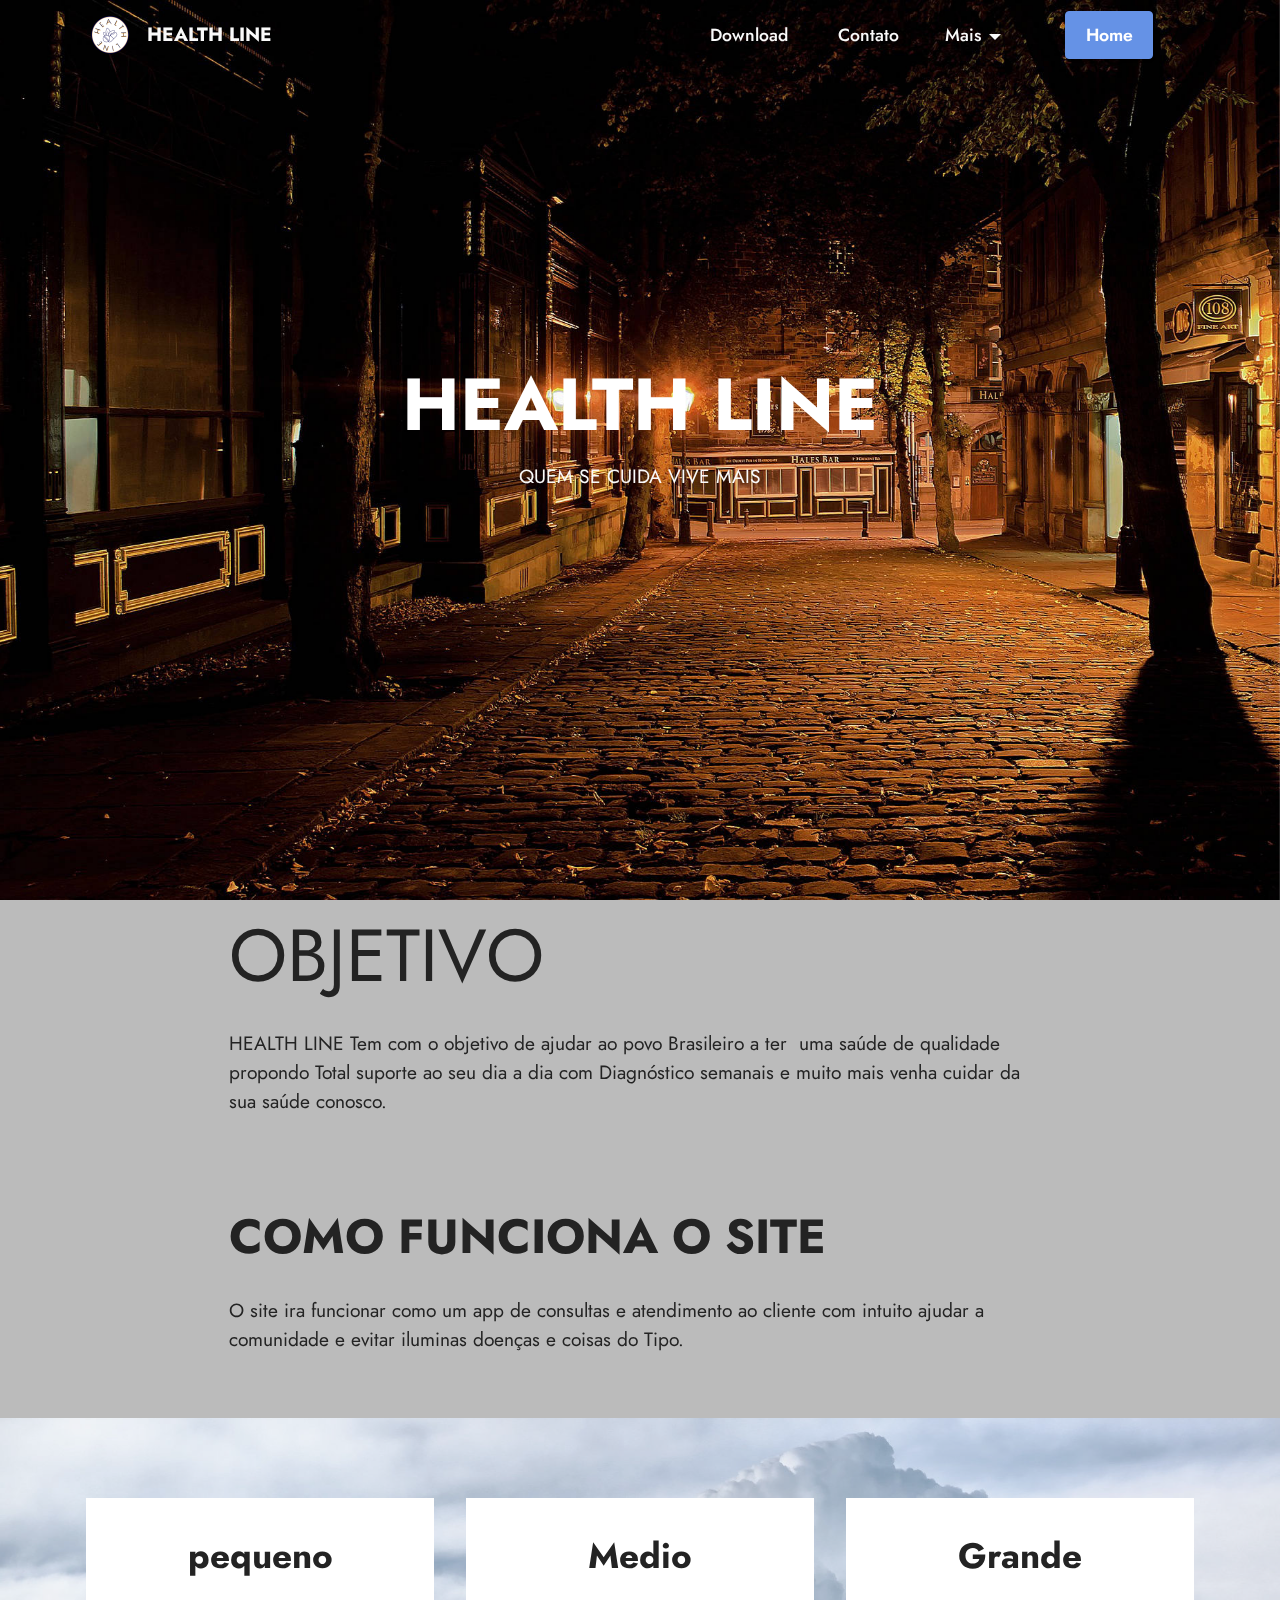
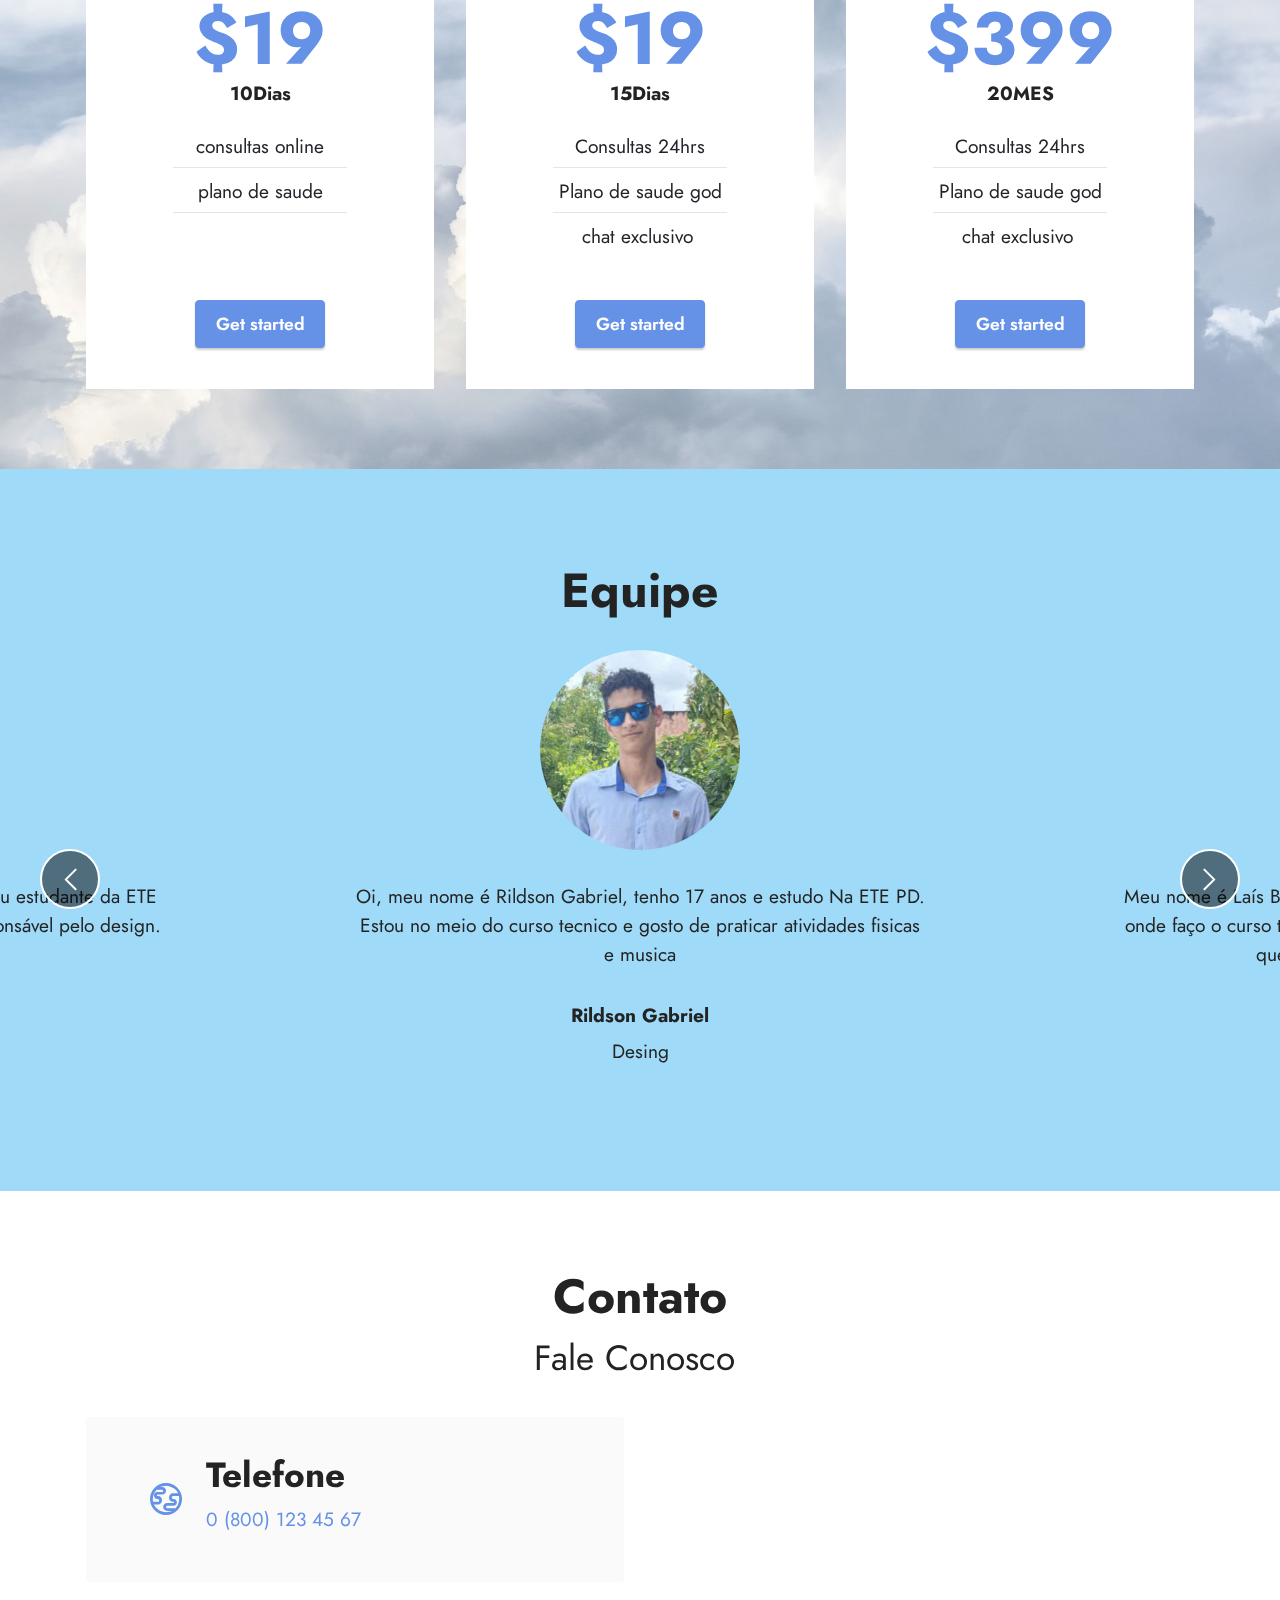
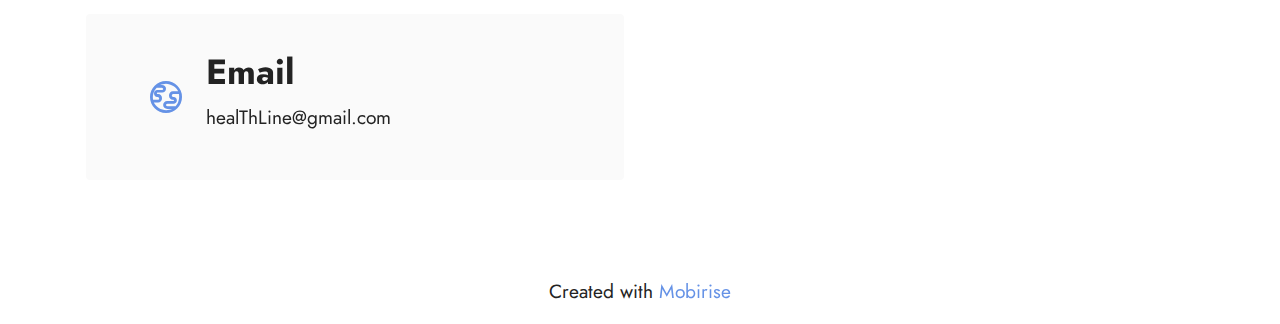
<file: SIte original pi/index.html>
<!DOCTYPE html>
<html  >
<head>
  <!-- Site made with Mobirise Website Builder v5.6.13, https://mobirise.com -->
  <meta charset="UTF-8">
  <meta http-equiv="X-UA-Compatible" content="IE=edge">
  <meta name="generator" content="Mobirise v5.6.13, mobirise.com">
  <meta name="twitter:card" content="summary_large_image"/>
  <meta name="twitter:image:src" content="">
  <meta property="og:image" content="">
  <meta name="twitter:title" content="Home">
  <meta name="viewport" content="width=device-width, initial-scale=1, minimum-scale=1">
  <link rel="shortcut icon" href="assets/images/logo-pi-1-128x128-1.png" type="image/x-icon">
  <meta name="description" content="">
  
  
  <title>Home</title>
  <link rel="stylesheet" href="assets/web/assets/mobirise-icons2/mobirise2.css">
  <link rel="stylesheet" href="assets/bootstrap/css/bootstrap.min.css">
  <link rel="stylesheet" href="assets/bootstrap/css/bootstrap-grid.min.css">
  <link rel="stylesheet" href="assets/bootstrap/css/bootstrap-reboot.min.css">
  <link rel="stylesheet" href="assets/parallax/jarallax.css">
  <link rel="stylesheet" href="assets/dropdown/css/style.css">
  <link rel="stylesheet" href="assets/socicon/css/styles.css">
  <link rel="stylesheet" href="assets/theme/css/style.css">
  <link rel="preload" href="https://fonts.googleapis.com/css?family=Jost:100,200,300,400,500,600,700,800,900,100i,200i,300i,400i,500i,600i,700i,800i,900i&display=swap" as="style" onload="this.onload=null;this.rel='stylesheet'">
  <noscript><link rel="stylesheet" href="https://fonts.googleapis.com/css?family=Jost:100,200,300,400,500,600,700,800,900,100i,200i,300i,400i,500i,600i,700i,800i,900i&display=swap"></noscript>
  <link rel="preload" as="style" href="assets/mobirise/css/mbr-additional.css"><link rel="stylesheet" href="assets/mobirise/css/mbr-additional.css" type="text/css">
  
  
  
  
</head>
<body>
  
  <section data-bs-version="5.1" class="menu menu2 cid-toOm9AURHQ" once="menu" id="menu2-p">
    
    <nav class="navbar navbar-dropdown navbar-expand-lg">
        <div class="container">
            <div class="navbar-brand">
                <span class="navbar-logo">
                    <a href="https://mobiri.se">
                        <img src="assets/images/logo-pi-1-96x96.png" alt="Mobirise Website Builder" style="height: 3rem;">
                    </a>
                </span>
                <span class="navbar-caption-wrap"><a class="navbar-caption text-white display-7" href="index.html">HEALTH LINE</a></span>
            </div>
            <button class="navbar-toggler" type="button" data-toggle="collapse" data-bs-toggle="collapse" data-target="#navbarSupportedContent" data-bs-target="#navbarSupportedContent" aria-controls="navbarNavAltMarkup" aria-expanded="false" aria-label="Toggle navigation">
                <div class="hamburger">
                    <span></span>
                    <span></span>
                    <span></span>
                    <span></span>
                </div>
            </button>
            <div class="collapse navbar-collapse" id="navbarSupportedContent">
                <ul class="navbar-nav nav-dropdown" data-app-modern-menu="true"><li class="nav-item"><a class="nav-link link text-white display-4" href="page1.html">Download&nbsp;</a></li>
                    <li class="nav-item"><a class="nav-link link text-white display-4" href="page2.html">Contato</a>
                    </li><li class="nav-item dropdown"><a class="nav-link link dropdown-toggle show text-white display-4" href="index.html#map1-a" data-toggle="dropdown-submenu" data-bs-toggle="dropdown" data-bs-auto-close="outside" aria-expanded="false">Mais</a><div class="dropdown-menu show" aria-labelledby="dropdown-197" data-bs-popper="none"><a class="dropdown-item text-white display-4" href="page3.html">Cronograma&nbsp;</a></div></li></ul>
                
                <div class="navbar-buttons mbr-section-btn"><a class="btn btn-primary display-4" href="index.html">Home</a></div>
            </div>
        </div>
    </nav>
</section>

<section data-bs-version="5.1" class="header1 cid-s48MCQYojq mbr-fullscreen mbr-parallax-background" id="header1-f">

    

    <div class="mbr-overlay" style="opacity: 0; background-color: rgb(255, 255, 255);"></div>

    <div class="align-center container">
        <div class="row justify-content-center">
            <div class="col-12 col-lg-8">
                <h1 class="mbr-section-title mbr-fonts-style mb-3 display-1"><strong>HEALTH LINE</strong></h1>
                
                <p class="mbr-text mbr-fonts-style display-7">QUEM SE CUIDA VIVE MAIS<br><br></p>
                
            </div>
        </div>
    </div>
</section>

<section data-bs-version="5.1" class="content1 cid-s48vaXqeL6" id="content1-b">
    
    <div class="container">
        <div class="row justify-content-center">
            <div class="title col-12 col-md-9">
                <h3 class="mbr-section-title mbr-fonts-style align-center mb-4 display-1">OBJETIVO</h3>
                <h4 class="mbr-section-subtitle align-center mbr-fonts-style mb-4 display-7">HEALTH LINE Tem com o objetivo de ajudar ao povo Brasileiro a ter&nbsp; uma saúde de qualidade propondo Total suporte ao seu dia a dia com Diagnóstico semanais e muito mais venha cuidar da sua saúde conosco.</h4>
                
            </div>
        </div>
    </div>
</section>

<section data-bs-version="5.1" class="content1 cid-s48vnjULo4" id="content1-c">
    
    <div class="container">
        <div class="row justify-content-center">
            <div class="title col-12 col-md-9">
                <h3 class="mbr-section-title mbr-fonts-style align-center mb-4 display-2"><strong>COMO FUNCIONA O SITE</strong></h3>
                <h4 class="mbr-section-subtitle align-center mbr-fonts-style mb-4 display-7">O site ira funcionar como um app de consultas e atendimento ao cliente com intuito ajudar a comunidade e evitar iluminas doenças e coisas do Tipo.</h4>
                
            </div>
        </div>
    </div>
</section>

<section data-bs-version="5.1" class="pricing2 cid-toLDhTloTK" id="pricing2-l">
    

    
    <div class="mbr-overlay" style="opacity: 0.5; background-color: rgb(255, 255, 255);">
    </div>
    <div class="container">
        <div class="row justify-content-center">
            <div class="col-12 col-md-6 align-center col-lg-4">
                <div class="plan">
                    <div class="plan-header">
                        <h6 class="plan-title mbr-fonts-style mb-3 display-5"><strong>pequeno</strong></h6>
                        <div class="plan-price">
                            <p class="price mbr-fonts-style m-0 display-1"><strong>$19</strong></p>
                            <p class="price-term mbr-fonts-style mb-3 display-7"><strong>10Dias</strong></p>
                        </div>
                    </div>
                    <div class="plan-body">
                        <div class="plan-list mb-4">
                            <ul class="list-group mbr-fonts-style list-group-flush display-7">
                                <li class="list-group-item">consultas online</li><li class="list-group-item">plano de saude</li><li class="list-group-item"><br></li>
                            </ul>
                        </div>
                        <div class="mbr-section-btn text-center"><a href="index.html" class="btn btn-primary display-4">Get started</a></div>
                    </div>
                </div>
            </div>
            <div class="col-12 col-md-6 align-center col-lg-4">
                <div class="plan">
                    <div class="plan-header">
                        <h6 class="plan-title mbr-fonts-style mb-3 display-5"><strong>Medio</strong></h6>
                        <div class="plan-price">
                            <p class="price mbr-fonts-style m-0 display-1"><strong>$19</strong></p>
                            <p class="price-term mbr-fonts-style mb-3 display-7"><strong>15Dias</strong></p>
                        </div>
                    </div>
                    <div class="plan-body">
                        <div class="plan-list mb-4">
                            <ul class="list-group mbr-fonts-style list-group-flush display-7">
                                <li class="list-group-item">Consultas 24hrs</li><li class="list-group-item">Plano de saude god</li><li class="list-group-item">chat exclusivo&nbsp;</li>
                            </ul>
                        </div>
                        <div class="mbr-section-btn text-center"><a href="index.html" class="btn btn-primary display-4">Get started</a></div>
                    </div>
                </div>
            </div>
            <div class="col-12 col-md-6 align-center col-lg-4">
                <div class="plan">
                    <div class="plan-header">
                        <h6 class="plan-title mbr-fonts-style mb-3 display-5"><strong>Grande</strong></h6>
                        <div class="plan-price">
                            <p class="price mbr-fonts-style m-0 display-1"><strong>$399</strong></p>
                            <p class="price-term mbr-fonts-style mb-3 display-7"><strong>20MES</strong></p>
                        </div>
                    </div>
                    <div class="plan-body">
                        <div class="plan-list mb-4">
                            <ul class="list-group mbr-fonts-style list-group-flush display-7">
                                <li class="list-group-item">Consultas 24hrs
</li><li class="list-group-item">Plano de saude god</li><li class="list-group-item"><span style="background-color: transparent; font-size: 1.2rem;">chat exclusivo&nbsp;</span></li>
                            </ul>
                        </div>
                        <div class="mbr-section-btn text-center"><a href="https://mobiri.se" class="btn btn-primary display-4">Get started</a></div>
                    </div>
                </div>
            </div>
            
        </div>
    </div>
</section>

<section data-bs-version="5.1" class="people5 mbr-embla cid-toLD6OcAEn" id="people5-k">

    

    
    

    <div class="position-relative text-center">
        <h3 class="mb-4 mbr-fonts-style display-2"><strong>Equipe</strong></h3>

        <div class="embla" data-skip-snaps="true" data-align="center" data-loop="true" data-auto-play="true" data-auto-play-interval="5" data-draggable="true">
            <div class="embla__viewport container-fluid">
                <div class="embla__container">
                    
                    
                    <div class="embla__slide slider-image item active" style="margin-left: 6rem; margin-right: 6rem;">
                        <div class="user">
                            <div class="user_image">
                                <div class="item-wrapper position-relative">
                                    <img src="assets/images/whatsapp-image-2022-12-03-at-12.38.45-300x322.jpg" alt="Mobirise Website Builder" data-slide-to="0" data-bs-slide-to="0">
                                </div>
                            </div>
                            <div class="user_text mb-4">
                                <p class="mbr-fonts-style display-7">Oi, meu nome é Rildson Gabriel, tenho 17 anos e estudo Na ETE PD. Estou no meio do curso tecnico e gosto de praticar atividades fisicas e musica</p>
                            </div>
                            <div class="user_name mbr-fonts-style mb-2 display-7"><strong>Rildson Gabriel</strong></div>
                            <div class="user_desk mbr-fonts-style display-7">
                                Desing</div>
                        </div>
                    </div><div class="embla__slide slider-image item active" style="margin-left: 6rem; margin-right: 6rem;">
                        <div class="user">
                            <div class="user_image">
                                <div class="item-wrapper position-relative">
                                    <img src="assets/images/whatsapp-image-2022-11-30-at-21.02.35-300x331.jpg" alt="Mobirise Website Builder" data-slide-to="1" data-bs-slide-to="1">
                                </div>
                            </div>
                            <div class="user_text mb-4">
                                <p class="mbr-fonts-style display-7">Meu nome é Laís Batista, tenho 17 anos, estudo no ETE porto digital onde faço o curso técnico de programação. É uma nova experiência que pretendo aprender mais sobre.</p>
                            </div>
                            <div class="user_name mbr-fonts-style mb-2 display-7"><strong>Laís Batista</strong></div>
                            <div class="user_desk mbr-fonts-style display-7">
                                Desing</div>
                        </div>
                    </div><div class="embla__slide slider-image item active" style="margin-left: 6rem; margin-right: 6rem;">
                        <div class="user">
                            <div class="user_image">
                                <div class="item-wrapper position-relative">
                                    <img src="assets/images/whatsapp-image-2022-12-03-at-12.41.25-330x584.jpg" alt="Mobirise Website Builder" data-slide-to="2" data-bs-slide-to="2">
                                </div>
                            </div>
                            <div class="user_text mb-4">
                                <p class="mbr-fonts-style display-7">
                                    Meu nome é Jamerson Araújo, tenho 17 ano, estudo na ETE porto digital, onde faço o curso técnico de desenvolvimento de sistemas. É uma nova experiência que  desejo e almejo aprofundar mais e ter um pouco mais de conhecimento sobre a área.
                                </p>
                            </div>
                            <div class="user_name mbr-fonts-style mb-2 display-7"><strong>Jamerson Araújo</strong></div>
                            <div class="user_desk mbr-fonts-style display-7">
                                Desing</div>
                        </div>
                    </div><div class="embla__slide slider-image item active" style="margin-left: 6rem; margin-right: 6rem;">
                        <div class="user">
                            <div class="user_image">
                                <div class="item-wrapper position-relative">
                                    <img src="assets/images/whatsapp-image-2022-12-03-at-21.49.09-580x777.jpg" alt="Mobirise Website Builder" data-slide-to="3" data-bs-slide-to="3">
                                </div>
                            </div>
                            <div class="user_text mb-4">
                                <p class="mbr-fonts-style display-7">
                                    Meu nome é Pedro Henrique, tenho 16 anos e estudo na escola técnica Porto Digital. Gosto de programar várias coisas, por exemplo jogos.
                                </p>
                            </div>
                            <div class="user_name mbr-fonts-style mb-2 display-7"><strong>Pedro Henrique</strong></div>
                            <div class="user_desk mbr-fonts-style display-7">Documentação&nbsp;</div>
                        </div>
                    </div><div class="embla__slide slider-image item" style="margin-left: 6rem; margin-right: 6rem;">
                        <div class="user">
                            <div class="user_image">
                                <div class="item-wrapper position-relative">
                                    <img src="assets/images/whatsapp-image-2022-12-05-at-17.39.39-600x934.jpg" alt="Mobirise Website Builder" data-slide-to="4" data-bs-slide-to="4">
                                </div>
                            </div>
                            <div class="user_text mb-4">
                                <p class="mbr-fonts-style display-7">
                                    oi meu nome e claudio vinicius, tenho 17 anos estudo na ETE Porto Digital, por onde faço os cursos de programação e design gráficos, eu gosto bastante de programar e jogar jogos digital. sou responsável pelo design e programar
                                </p>
                            </div>
                            <div class="user_name mbr-fonts-style mb-2 display-7"><strong>Claudio vinicius</strong></div>
                            <div class="user_desk mbr-fonts-style display-7">Desenvolvedor&nbsp;</div>
                        </div>
                    </div><div class="embla__slide slider-image item" style="margin-left: 6rem; margin-right: 6rem;">
                        <div class="user">
                            <div class="user_image">
                                <div class="item-wrapper position-relative">
                                    <img src="assets/images/whatsapp-image-2022-12-05-at-18.27.36-600x515.jpg" alt="Mobirise Website Builder" data-slide-to="5" data-bs-slide-to="5">
                                </div>
                            </div>
                            <div class="user_text mb-4">
                                <p class="mbr-fonts-style display-7">
                                    Olá, meu nome é Maria Clara tenho 17 anos e sou estudante da ETE Porto Digital, gosto bastante de jogos e sou responsável pelo design.
                                </p>
                            </div>
                            <div class="user_name mbr-fonts-style mb-2 display-7"><strong>Maria Clara&nbsp;</strong></div>
                            <div class="user_desk mbr-fonts-style display-7">AVALIADORA</div>
                        </div>
                    </div>
                </div>
            </div>
            <button class="embla__button embla__button--prev">
                <span class="mobi-mbri mobi-mbri-arrow-prev mbr-iconfont" aria-hidden="true"></span>
                <span class="sr-only visually-hidden visually-hidden">Previous</span>
            </button>
            <button class="embla__button embla__button--next">
                <span class="mobi-mbri mobi-mbri-arrow-next mbr-iconfont" aria-hidden="true"></span>
                <span class="sr-only visually-hidden visually-hidden">Next</span>
            </button>
        </div>
    </div>
</section>

<section data-bs-version="5.1" class="contacts3 map1 cid-toOfWbn5ko" id="contacts3-n">

    

    
    
    <div class="container">
        <div class="mbr-section-head">
            <h3 class="mbr-section-title mbr-fonts-style align-center mb-0 display-2">
                <strong>Contato</strong></h3>
            <h4 class="mbr-section-subtitle mbr-fonts-style align-center mb-0 mt-2 display-5">Fale Conosco&nbsp;</h4>
        </div>
        <div class="row justify-content-center mt-4">
            <div class="card col-12 col-md-6">
                <div class="card-wrapper">
                    <div class="image-wrapper">
                        <span class="mbr-iconfont mobi-mbri-globe mobi-mbri"></span>
                    </div>
                    <div class="text-wrapper">
                        <h6 class="card-title mbr-fonts-style mb-1 display-5"><strong>Telefone</strong></h6>
                        <p class="mbr-text mbr-fonts-style display-7">
                            <a href="tel:+12345678910" class="text-primary">0 (800) 123 45 67</a>
                        </p>
                    </div>
                </div>
                <div class="card-wrapper">
                    <div class="image-wrapper">
                        <span class="mbr-iconfont mobi-mbri-globe mobi-mbri"></span>
                    </div>
                    <div class="text-wrapper">
                        <h6 class="card-title mbr-fonts-style mb-1 display-5">
                            <strong>Email</strong>
                        </h6>
                        <p class="mbr-text mbr-fonts-style display-7">healThLine@gmail.com</p>
                    </div>
                </div>
            </div>
            <div class="map-wrapper col-12 col-md-6">
                <div class="google-map"><iframe frameborder="0" style="border:0" src="https://www.google.com/maps/embed/v1/place?key=AIzaSyDk89J4FSunMF33ruMVWJaJht_Ro0kvoXs&amp;q=Marco Zero - Recife, PE" allowfullscreen=""></iframe></div>
            </div>
        </div>
    </div>
</section><section class="display-7" style="padding: 0;align-items: center;justify-content: center;flex-wrap: wrap;    align-content: center;display: flex;position: relative;height: 4rem;"><a href="https://mobiri.se/2915489" style="flex: 1 1;height: 4rem;position: absolute;width: 100%;z-index: 1;"><img alt="" style="height: 4rem;" src="[data-uri]"></a><p style="margin: 0;text-align: center;" class="display-7">Created with &#8204;</p><a style="z-index:1" href="https://mobirise.com">Mobirise </a></section><script src="assets/bootstrap/js/bootstrap.bundle.min.js"></script>  <script src="assets/parallax/jarallax.js"></script>  <script src="assets/smoothscroll/smooth-scroll.js"></script>  <script src="assets/ytplayer/index.js"></script>  <script src="assets/dropdown/js/navbar-dropdown.js"></script>  <script src="assets/embla/embla.min.js"></script>  <script src="assets/embla/script.js"></script>  <script src="assets/theme/js/script.js"></script>  
  
  
</body>
</html>
</file>
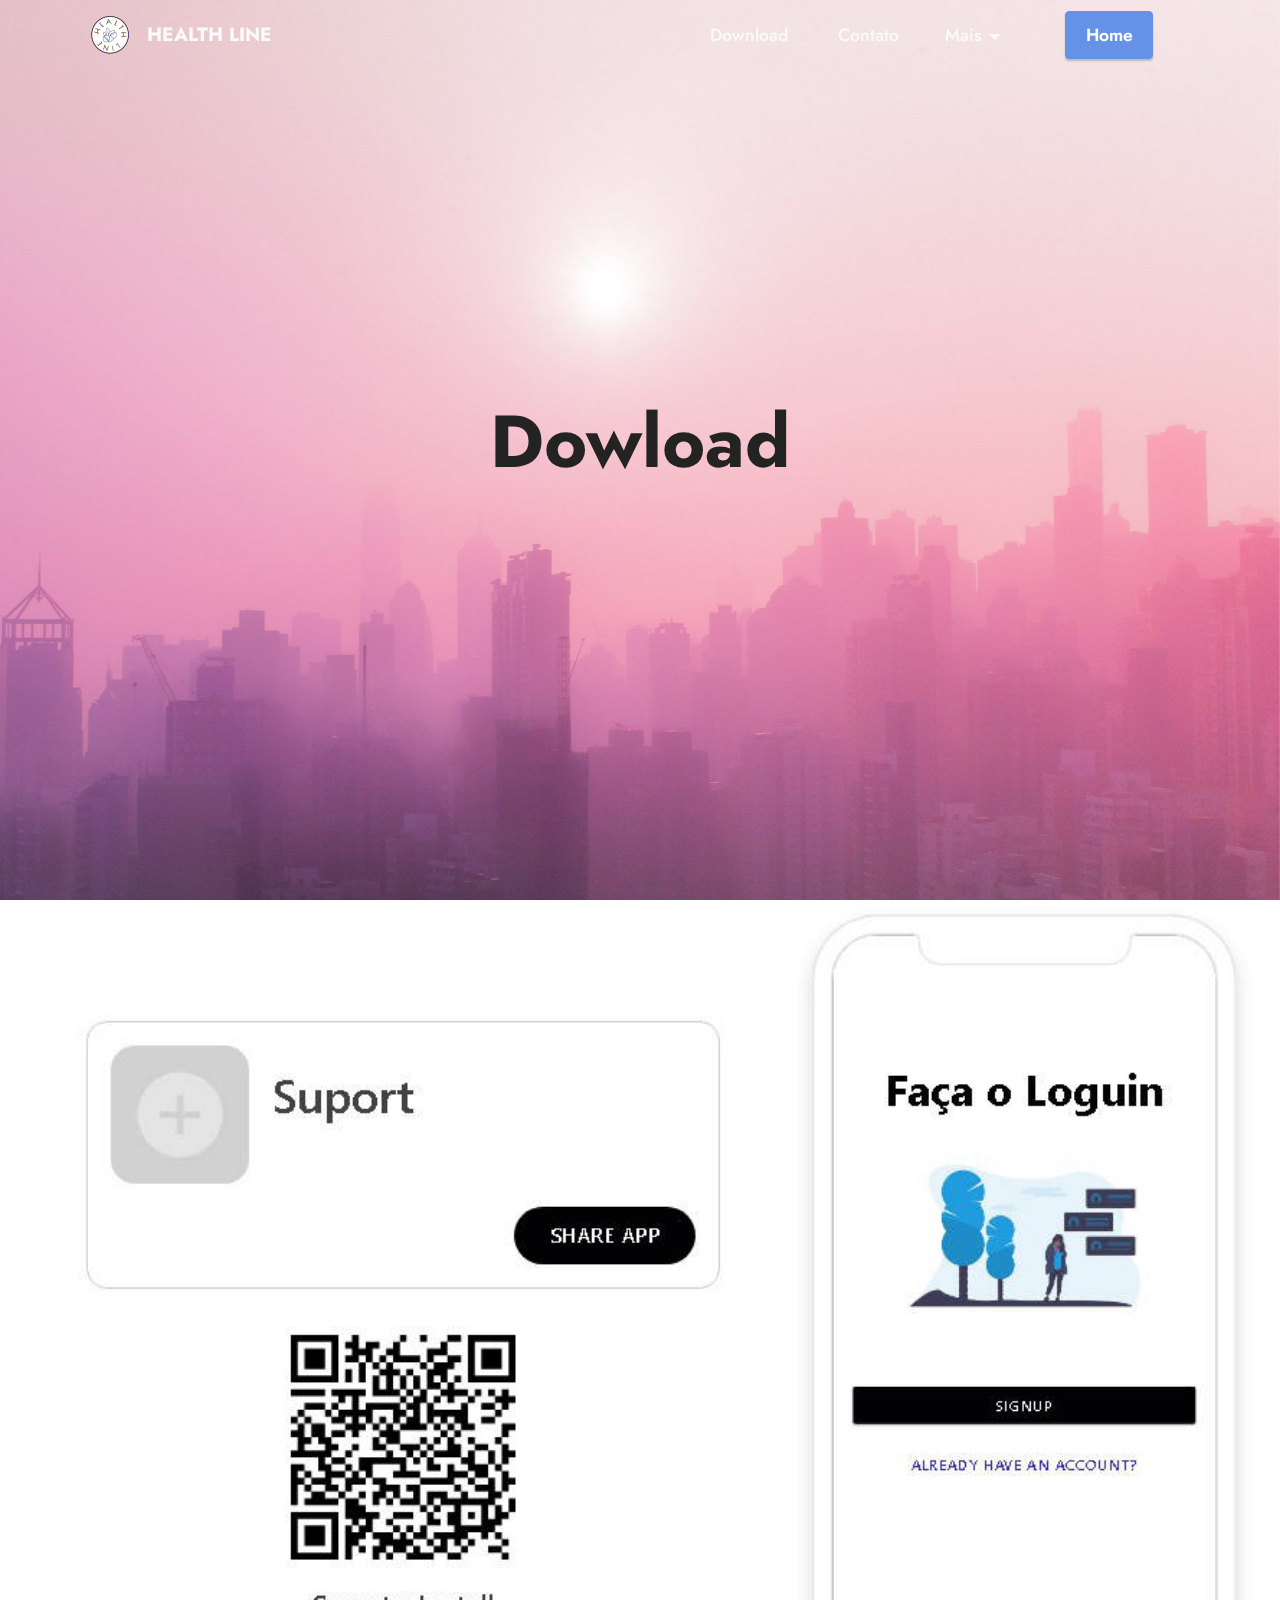
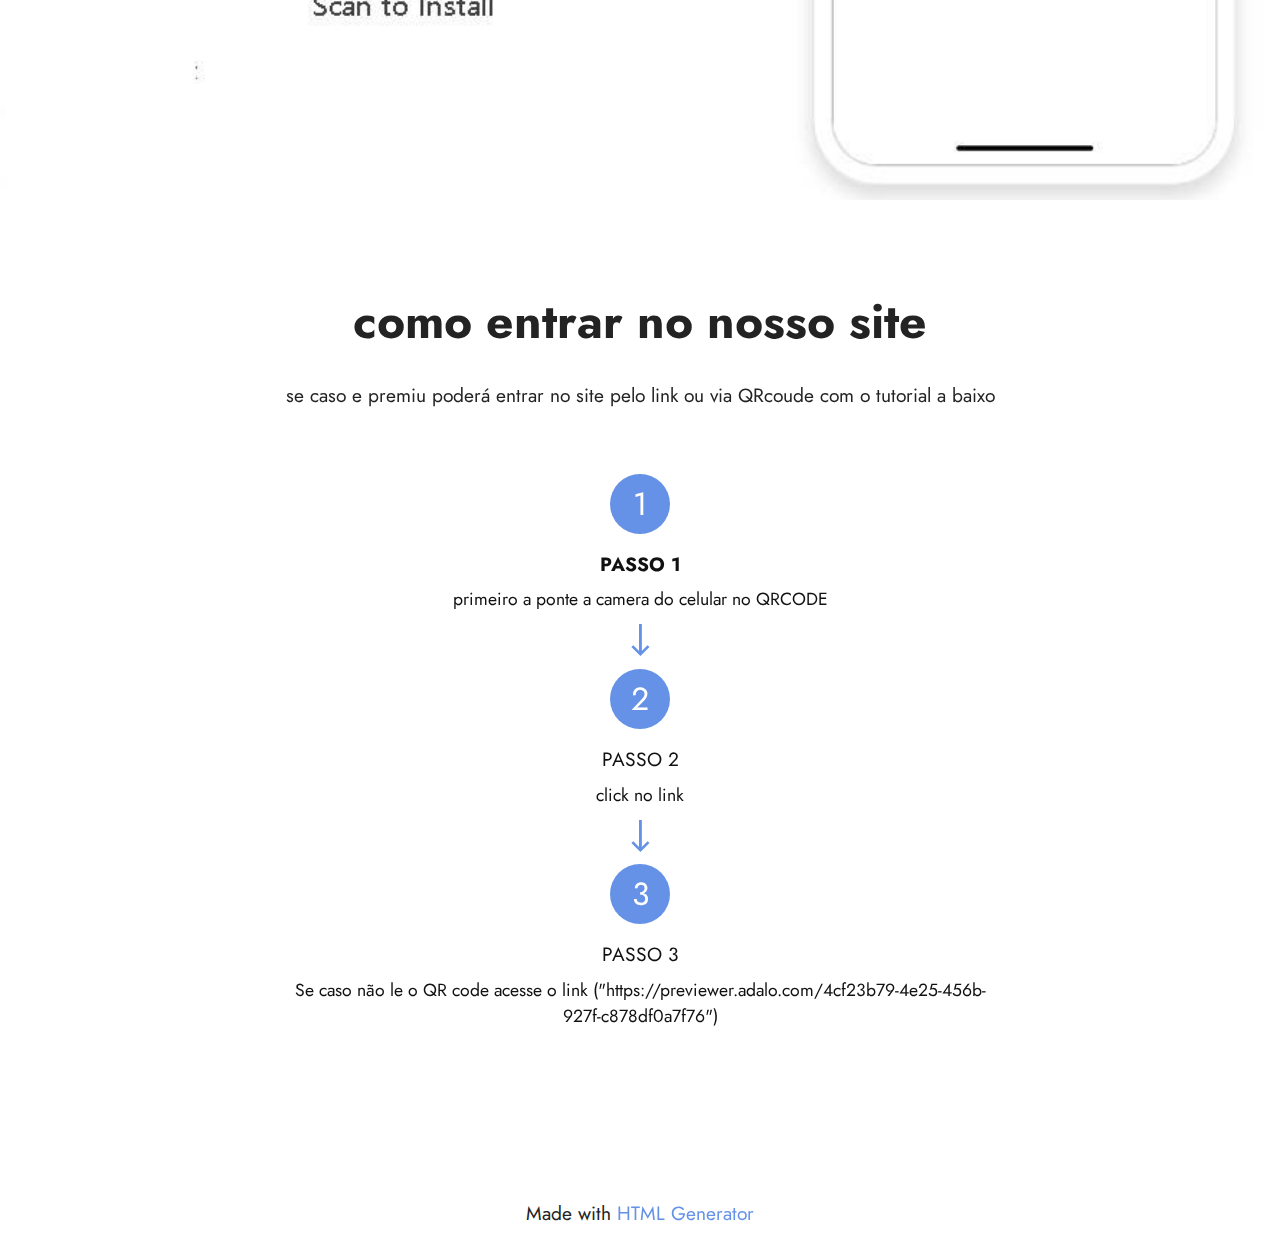
<file: SIte original pi/page1.html>
<!DOCTYPE html>
<html  >
<head>
  <!-- Site made with Mobirise Website Builder v5.6.13, https://mobirise.com -->
  <meta charset="UTF-8">
  <meta http-equiv="X-UA-Compatible" content="IE=edge">
  <meta name="generator" content="Mobirise v5.6.13, mobirise.com">
  <meta name="twitter:card" content="summary_large_image"/>
  <meta name="twitter:image:src" content="">
  <meta property="og:image" content="">
  <meta name="twitter:title" content="Dowload">
  <meta name="viewport" content="width=device-width, initial-scale=1, minimum-scale=1">
  <link rel="shortcut icon" href="assets/images/logo-pi-1-128x128-1.png" type="image/x-icon">
  <meta name="description" content="">
  
  
  <title>Dowload</title>
  <link rel="stylesheet" href="assets/web/assets/mobirise-icons2/mobirise2.css">
  <link rel="stylesheet" href="assets/bootstrap/css/bootstrap.min.css">
  <link rel="stylesheet" href="assets/bootstrap/css/bootstrap-grid.min.css">
  <link rel="stylesheet" href="assets/bootstrap/css/bootstrap-reboot.min.css">
  <link rel="stylesheet" href="assets/parallax/jarallax.css">
  <link rel="stylesheet" href="assets/dropdown/css/style.css">
  <link rel="stylesheet" href="assets/socicon/css/styles.css">
  <link rel="stylesheet" href="assets/theme/css/style.css">
  <link rel="preload" href="https://fonts.googleapis.com/css?family=Jost:100,200,300,400,500,600,700,800,900,100i,200i,300i,400i,500i,600i,700i,800i,900i&display=swap" as="style" onload="this.onload=null;this.rel='stylesheet'">
  <noscript><link rel="stylesheet" href="https://fonts.googleapis.com/css?family=Jost:100,200,300,400,500,600,700,800,900,100i,200i,300i,400i,500i,600i,700i,800i,900i&display=swap"></noscript>
  <link rel="preload" as="style" href="assets/mobirise/css/mbr-additional.css"><link rel="stylesheet" href="assets/mobirise/css/mbr-additional.css" type="text/css">
  
  
  
  
</head>
<body>
  
  <section data-bs-version="5.1" class="menu menu2 cid-toOm9AURHQ" once="menu" id="menu2-q">
    
    <nav class="navbar navbar-dropdown navbar-expand-lg">
        <div class="container">
            <div class="navbar-brand">
                <span class="navbar-logo">
                    <a href="https://mobiri.se">
                        <img src="assets/images/logo-pi-1-96x96.png" alt="Mobirise Website Builder" style="height: 3rem;">
                    </a>
                </span>
                <span class="navbar-caption-wrap"><a class="navbar-caption text-white display-7" href="index.html">HEALTH LINE</a></span>
            </div>
            <button class="navbar-toggler" type="button" data-toggle="collapse" data-bs-toggle="collapse" data-target="#navbarSupportedContent" data-bs-target="#navbarSupportedContent" aria-controls="navbarNavAltMarkup" aria-expanded="false" aria-label="Toggle navigation">
                <div class="hamburger">
                    <span></span>
                    <span></span>
                    <span></span>
                    <span></span>
                </div>
            </button>
            <div class="collapse navbar-collapse" id="navbarSupportedContent">
                <ul class="navbar-nav nav-dropdown" data-app-modern-menu="true"><li class="nav-item"><a class="nav-link link text-white display-4" href="page1.html">Download&nbsp;</a></li>
                    <li class="nav-item"><a class="nav-link link text-white display-4" href="page2.html">Contato</a>
                    </li><li class="nav-item dropdown"><a class="nav-link link dropdown-toggle show text-white display-4" href="index.html#map1-a" data-toggle="dropdown-submenu" data-bs-toggle="dropdown" data-bs-auto-close="outside" aria-expanded="false">Mais</a><div class="dropdown-menu show" aria-labelledby="dropdown-197" data-bs-popper="none"><a class="dropdown-item text-white display-4" href="page3.html">Cronograma&nbsp;</a></div></li></ul>
                
                <div class="navbar-buttons mbr-section-btn"><a class="btn btn-primary display-4" href="index.html">Home</a></div>
            </div>
        </div>
    </nav>
</section>

<section data-bs-version="5.1" class="header13 cid-toOn3wh2Hh mbr-fullscreen mbr-parallax-background" id="header13-s">

    

    
    <div class="mbr-overlay" style="opacity: 0; background-color: rgb(255, 255, 255);"></div>

    <div class="align-center container">
        <div class="row justify-content-center">
            <div class="col-12 col-lg-10">
                <h1 class="mbr-section-title mbr-fonts-style mb-3 display-1"><strong>Dowload</strong></h1>
                
                
                
                
            </div>
        </div>
    </div>
</section>

<section data-bs-version="5.1" class="header7 cid-tpc8xWK33P mbr-fullscreen" id="header7-1b">

    

    
    

    <div class="text-right container">
        <div class="row justify-content-end">
            <div class="col-12 col-lg-4">
                
                
                
                
            </div>
        </div>
    </div>
</section>

<section data-bs-version="5.1" class="features20 cid-toOn9R90O7" id="features21-t">

    

    
    
    <div class="container">
        <div class="row justify-content-center">
            <div class="col-md-12 col-lg-9">
                <div class="card-wrapper mb-4">
                    <div class="card-box align-center">
                        <h4 class="card-title mbr-fonts-style mb-4 display-2"><strong>como entrar no nosso site</strong></h4>
                        <p class="mbr-text mbr-fonts-style mb-4 display-7">se caso e premiu poderá entrar no site pelo link ou via QRcoude com o tutorial a baixo</p>
                        
                    </div>
                </div>
            </div>
            <div class="col-12 col-md-8">
                <div class="item mbr-flex">
                    <div class="icon-wrap w-100">
                        <div class="icon-box">
                            <span class="step-number mbr-fonts-style display-5">1</span>
                        </div>
                    </div>
                    <div class="text-box">
                        <h4 class="icon-title card-title mbr-black mbr-fonts-style display-7"><strong>PASSO 1</strong></h4>
                        <h5 class="icon-text mbr-black mbr-fonts-style display-4">primeiro a ponte a camera do celular no QRCODE</h5>
                    </div>
                </div>
                <div class="item mbr-flex">
                    <div class="icon-wrap w-100">
                        <div class="icon-box">
                            <span class="step-number mbr-fonts-style display-5">2</span>
                        </div>
                    </div>
                    <div class="text-box">
                        <h4 class="icon-title card-title mbr-black mbr-fonts-style display-7">PASSO 2</h4>
                        <h5 class="icon-text mbr-black mbr-fonts-style display-4">click no link</h5>
                    </div>
                </div>
                <div class="item mbr-flex last">
                    <div class="icon-wrap w-100">
                        <div class="icon-box">
                            <span class="step-number mbr-fonts-style display-5">3</span>
                        </div>
                    </div>
                    <div class="text-box">
                        <h4 class="icon-title card-title mbr-black mbr-fonts-style display-7">PASSO 3</h4>
                        <h5 class="icon-text mbr-black mbr-fonts-style display-4">Se caso não le o QR code acesse o link ("https://previewer.adalo.com/4cf23b79-4e25-456b-927f-c878df0a7f76")</h5>
                    </div>
                </div>
                
                
                
                
                
                
                
            </div>
        </div>
    </div>
</section><section class="display-7" style="padding: 0;align-items: center;justify-content: center;flex-wrap: wrap;    align-content: center;display: flex;position: relative;height: 4rem;"><a href="https://mobiri.se/2915489" style="flex: 1 1;height: 4rem;position: absolute;width: 100%;z-index: 1;"><img alt="" style="height: 4rem;" src="[data-uri]"></a><p style="margin: 0;text-align: center;" class="display-7">Made with &#8204;</p><a style="z-index:1" href="https://mobirise.com/html-builder.html">HTML Generator</a></section><script src="assets/bootstrap/js/bootstrap.bundle.min.js"></script>  <script src="assets/parallax/jarallax.js"></script>  <script src="assets/smoothscroll/smooth-scroll.js"></script>  <script src="assets/ytplayer/index.js"></script>  <script src="assets/dropdown/js/navbar-dropdown.js"></script>  <script src="assets/theme/js/script.js"></script>  
  
  
</body>
</html>
</file>
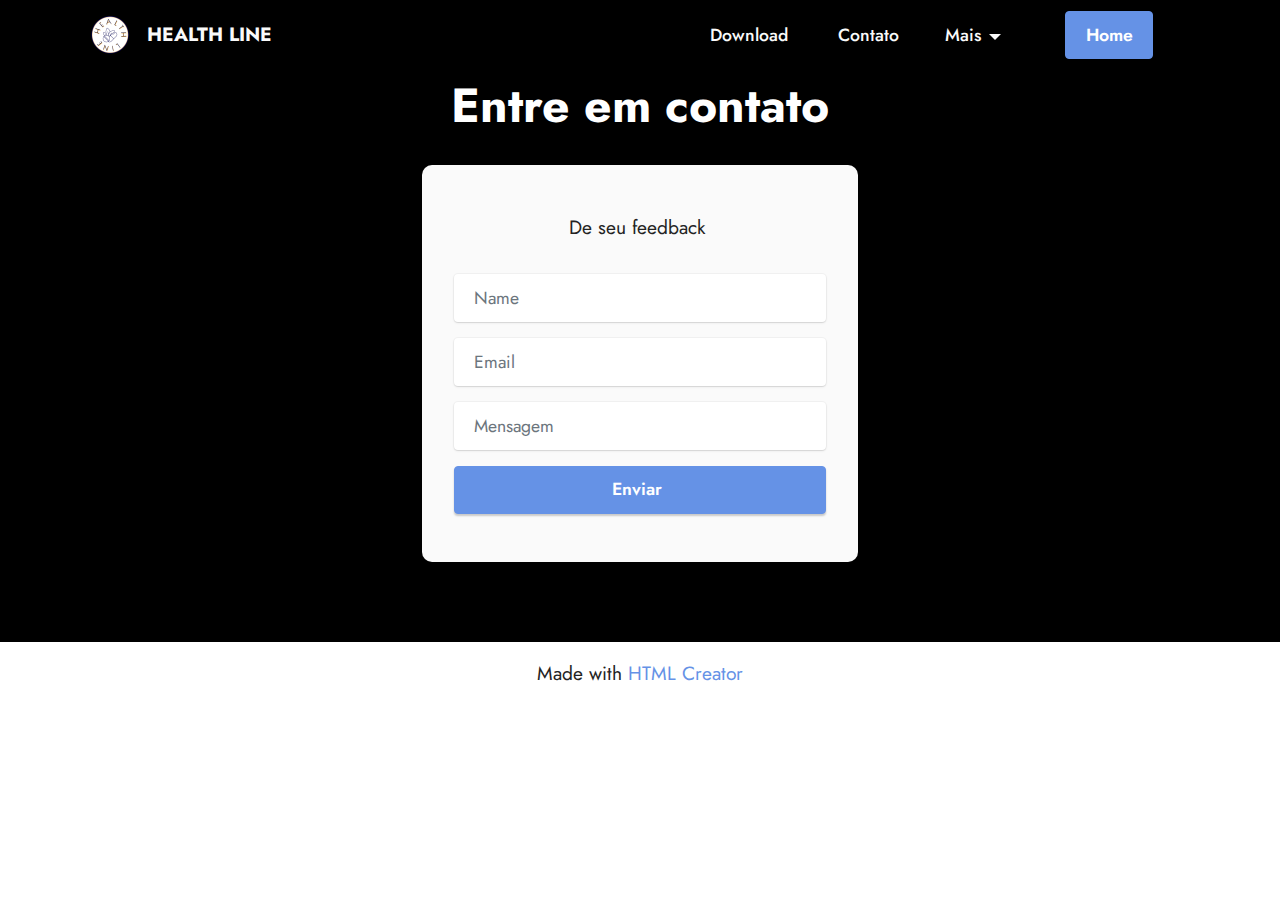
<file: SIte original pi/page2.html>
<!DOCTYPE html>
<html  >
<head>
  <!-- Site made with Mobirise Website Builder v5.6.13, https://mobirise.com -->
  <meta charset="UTF-8">
  <meta http-equiv="X-UA-Compatible" content="IE=edge">
  <meta name="generator" content="Mobirise v5.6.13, mobirise.com">
  <meta name="twitter:card" content="summary_large_image"/>
  <meta name="twitter:image:src" content="">
  <meta property="og:image" content="">
  <meta name="twitter:title" content="Contato">
  <meta name="viewport" content="width=device-width, initial-scale=1, minimum-scale=1">
  <link rel="shortcut icon" href="assets/images/logo-pi-1-128x128-1.png" type="image/x-icon">
  <meta name="description" content="">
  
  
  <title>Contato</title>
  <link rel="stylesheet" href="assets/bootstrap/css/bootstrap.min.css">
  <link rel="stylesheet" href="assets/bootstrap/css/bootstrap-grid.min.css">
  <link rel="stylesheet" href="assets/bootstrap/css/bootstrap-reboot.min.css">
  <link rel="stylesheet" href="assets/dropdown/css/style.css">
  <link rel="stylesheet" href="assets/socicon/css/styles.css">
  <link rel="stylesheet" href="assets/theme/css/style.css">
  <link rel="preload" href="https://fonts.googleapis.com/css?family=Jost:100,200,300,400,500,600,700,800,900,100i,200i,300i,400i,500i,600i,700i,800i,900i&display=swap" as="style" onload="this.onload=null;this.rel='stylesheet'">
  <noscript><link rel="stylesheet" href="https://fonts.googleapis.com/css?family=Jost:100,200,300,400,500,600,700,800,900,100i,200i,300i,400i,500i,600i,700i,800i,900i&display=swap"></noscript>
  <link rel="preload" as="style" href="assets/mobirise/css/mbr-additional.css"><link rel="stylesheet" href="assets/mobirise/css/mbr-additional.css" type="text/css">
  
  
  
  
</head>
<body>
  
  <section data-bs-version="5.1" class="menu menu2 cid-toOm9AURHQ" once="menu" id="menu2-u">
    
    <nav class="navbar navbar-dropdown navbar-expand-lg">
        <div class="container">
            <div class="navbar-brand">
                <span class="navbar-logo">
                    <a href="https://mobiri.se">
                        <img src="assets/images/logo-pi-1-96x96.png" alt="Mobirise Website Builder" style="height: 3rem;">
                    </a>
                </span>
                <span class="navbar-caption-wrap"><a class="navbar-caption text-white display-7" href="index.html">HEALTH LINE</a></span>
            </div>
            <button class="navbar-toggler" type="button" data-toggle="collapse" data-bs-toggle="collapse" data-target="#navbarSupportedContent" data-bs-target="#navbarSupportedContent" aria-controls="navbarNavAltMarkup" aria-expanded="false" aria-label="Toggle navigation">
                <div class="hamburger">
                    <span></span>
                    <span></span>
                    <span></span>
                    <span></span>
                </div>
            </button>
            <div class="collapse navbar-collapse" id="navbarSupportedContent">
                <ul class="navbar-nav nav-dropdown" data-app-modern-menu="true"><li class="nav-item"><a class="nav-link link text-white display-4" href="page1.html">Download&nbsp;</a></li>
                    <li class="nav-item"><a class="nav-link link text-white display-4" href="page2.html">Contato</a>
                    </li><li class="nav-item dropdown"><a class="nav-link link dropdown-toggle show text-white display-4" href="index.html#map1-a" data-toggle="dropdown-submenu" data-bs-toggle="dropdown" data-bs-auto-close="outside" aria-expanded="false">Mais</a><div class="dropdown-menu show" aria-labelledby="dropdown-197" data-bs-popper="none"><a class="dropdown-item text-white display-4" href="page3.html">Cronograma&nbsp;</a></div></li></ul>
                
                <div class="navbar-buttons mbr-section-btn"><a class="btn btn-primary display-4" href="index.html">Home</a></div>
            </div>
        </div>
    </nav>
</section>

<section data-bs-version="5.1" class="form7 cid-toOr3EcYqg" id="form7-z">
    
    
    <div class="container">
        <div class="mbr-section-head">
            <h3 class="mbr-section-title mbr-fonts-style align-center mb-0 display-2">
                <strong>Entre em contato</strong></h3>
            
        </div>
        <div class="row justify-content-center mt-4">
            <div class="col-lg-8 mx-auto mbr-form" data-form-type="formoid">
                <form action="https://mobirise.eu/" method="POST" class="mbr-form form-with-styler mx-auto" data-form-title="Form Name"><input type="hidden" name="email" data-form-email="true" value="uiAfszGoPhJnLRSBF33/fYFWliOZaUYX5S5X/Voyjl0J3MXzFCom303BiCtM42wMDe8FQF+TuHSICCnVMIsLDuiN/YUwXnfcyWL8wmGR9ZaMuOsA8xyCFFFOaxCWd+u4">
                    <p class="mbr-text mbr-fonts-style align-center mb-4 display-7">De seu feedback&nbsp;</p>
                    <div class="row">
                        <div hidden="hidden" data-form-alert="" class="alert alert-success col-12">Thanks for filling out the form!</div>
                        <div hidden="hidden" data-form-alert-danger="" class="alert alert-danger col-12">
                            Oops...! some problem!
                        </div>
                    </div>
                    <div class="dragArea row">
                        <div class="col-lg-12 col-md-12 col-sm-12 form-group mb-3" data-for="name">
                            <input type="text" name="name" placeholder="Name" data-form-field="name" class="form-control" value="" id="name-form7-z">
                        </div>
                        <div class="col-lg-12 col-md-12 col-sm-12 form-group mb-3" data-for="email">
                            <input type="email" name="email" placeholder="Email" data-form-field="email" class="form-control" value="" id="email-form7-z">
                        </div>
                        <div data-for="phone" class="col-lg-12 col-md-12 col-sm-12 form-group mb-3">
                            <input type="tel" name="phone" placeholder="Mensagem " data-form-field="phone" class="form-control" value="" id="phone-form7-z">
                        </div>
                        <div class="col-auto mbr-section-btn align-center"><button type="submit" class="btn btn-primary display-4">Enviar&nbsp;</button></div>
                    </div>
                </form>
            </div>
        </div>
    </div>
</section><section class="display-7" style="padding: 0;align-items: center;justify-content: center;flex-wrap: wrap;    align-content: center;display: flex;position: relative;height: 4rem;"><a href="https://mobiri.se/2915489" style="flex: 1 1;height: 4rem;position: absolute;width: 100%;z-index: 1;"><img alt="" style="height: 4rem;" src="[data-uri]"></a><p style="margin: 0;text-align: center;" class="display-7">Made with &#8204;</p><a style="z-index:1" href="https://mobirise.com/html-builder.html">HTML Creator</a></section><script src="assets/bootstrap/js/bootstrap.bundle.min.js"></script>  <script src="assets/smoothscroll/smooth-scroll.js"></script>  <script src="assets/ytplayer/index.js"></script>  <script src="assets/dropdown/js/navbar-dropdown.js"></script>  <script src="assets/theme/js/script.js"></script>  <script src="assets/formoid/formoid.min.js"></script>  
  
  
</body>
</html>
</file>
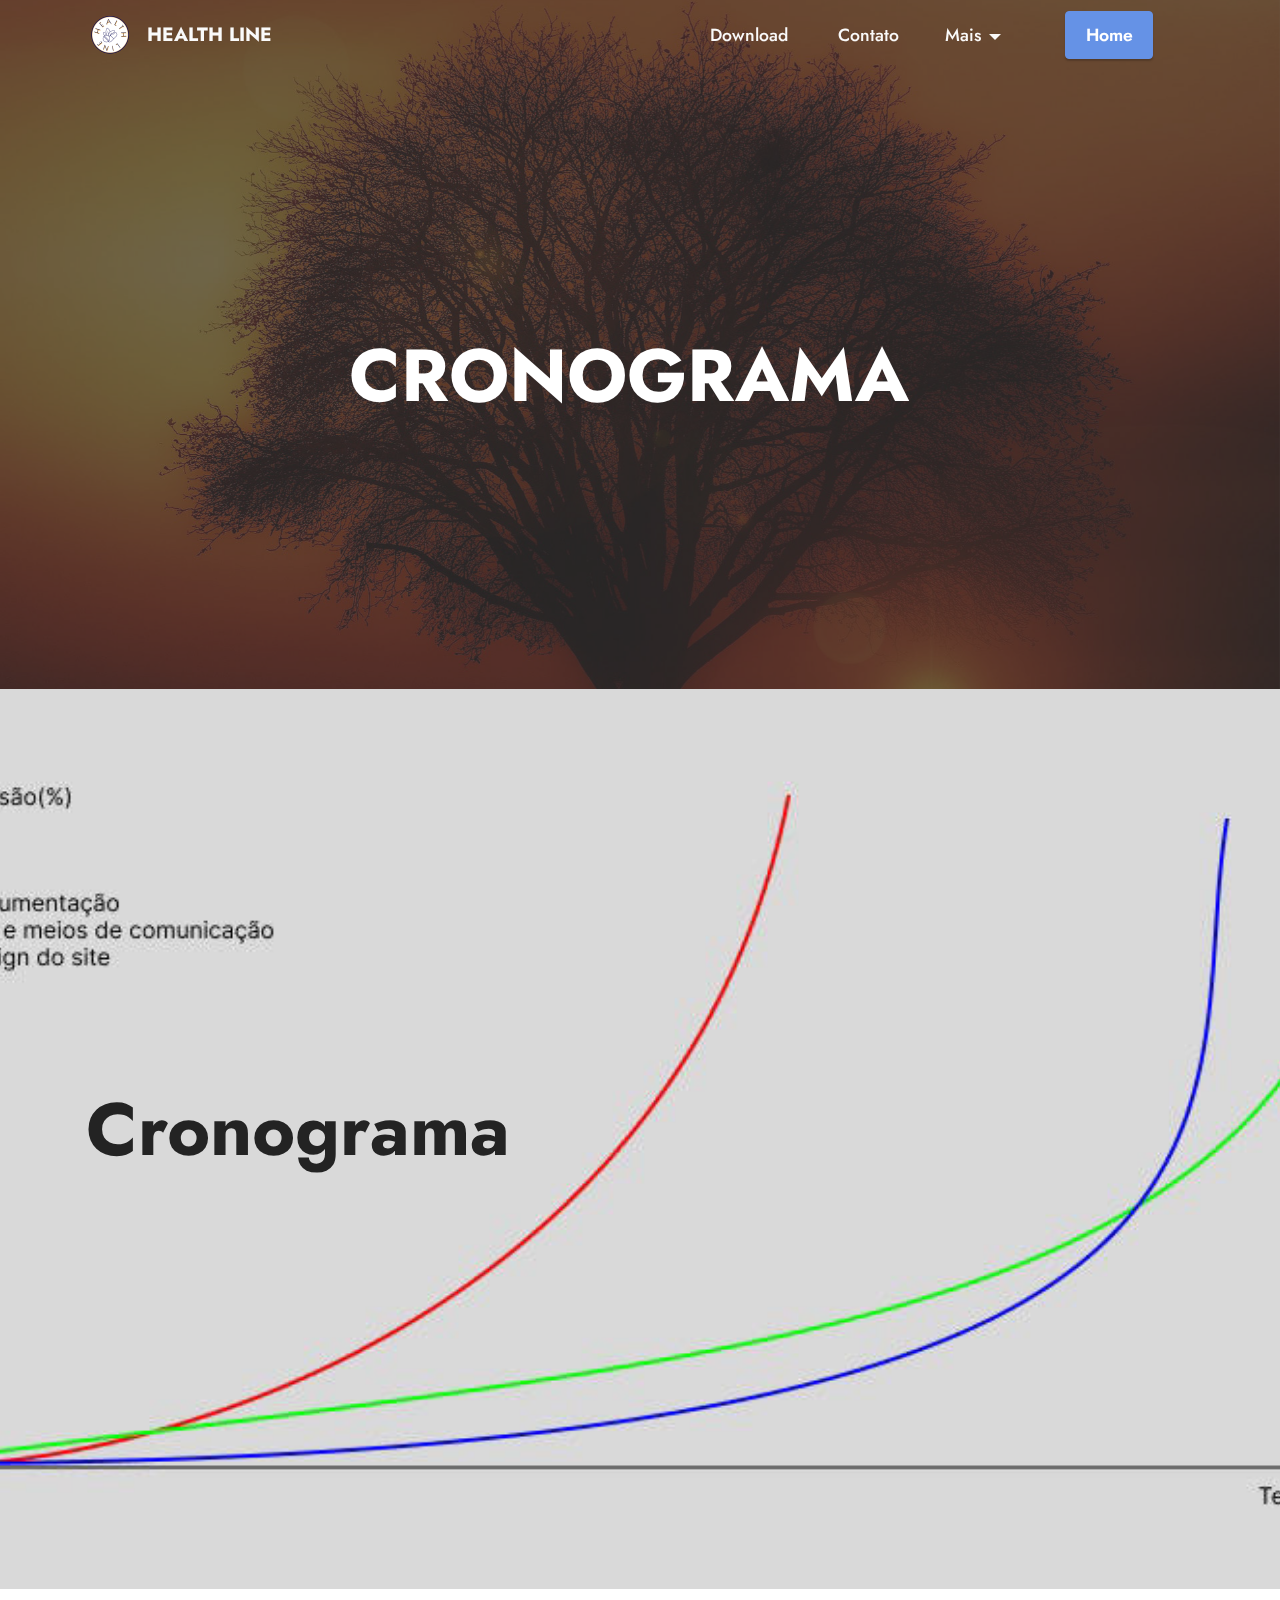
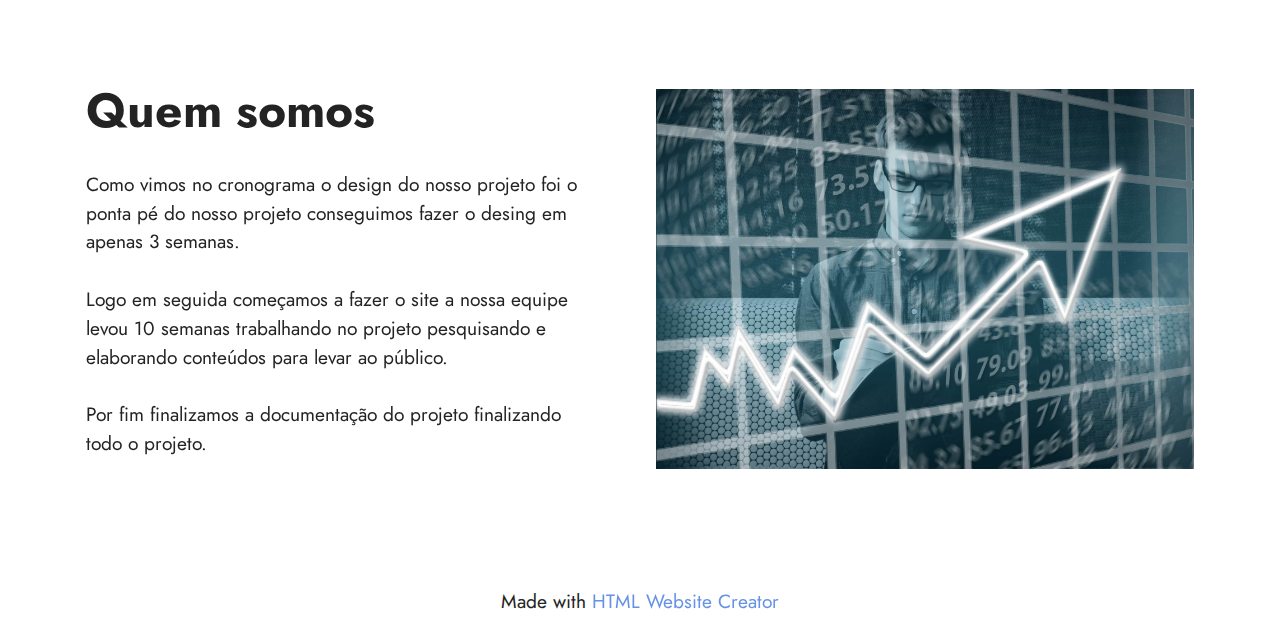
<file: SIte original pi/page3.html>
<!DOCTYPE html>
<html  >
<head>
  <!-- Site made with Mobirise Website Builder v5.6.13, https://mobirise.com -->
  <meta charset="UTF-8">
  <meta http-equiv="X-UA-Compatible" content="IE=edge">
  <meta name="generator" content="Mobirise v5.6.13, mobirise.com">
  <meta name="twitter:card" content="summary_large_image"/>
  <meta name="twitter:image:src" content="">
  <meta property="og:image" content="">
  <meta name="twitter:title" content="Cronograma&nbsp;">
  <meta name="viewport" content="width=device-width, initial-scale=1, minimum-scale=1">
  <link rel="shortcut icon" href="assets/images/logo-pi-1-128x128-1.png" type="image/x-icon">
  <meta name="description" content="">
  
  
  <title>Cronograma&nbsp;</title>
  <link rel="stylesheet" href="assets/web/assets/mobirise-icons2/mobirise2.css">
  <link rel="stylesheet" href="assets/bootstrap/css/bootstrap.min.css">
  <link rel="stylesheet" href="assets/bootstrap/css/bootstrap-grid.min.css">
  <link rel="stylesheet" href="assets/bootstrap/css/bootstrap-reboot.min.css">
  <link rel="stylesheet" href="assets/parallax/jarallax.css">
  <link rel="stylesheet" href="assets/dropdown/css/style.css">
  <link rel="stylesheet" href="assets/socicon/css/styles.css">
  <link rel="stylesheet" href="assets/theme/css/style.css">
  <link rel="preload" href="https://fonts.googleapis.com/css?family=Jost:100,200,300,400,500,600,700,800,900,100i,200i,300i,400i,500i,600i,700i,800i,900i&display=swap" as="style" onload="this.onload=null;this.rel='stylesheet'">
  <noscript><link rel="stylesheet" href="https://fonts.googleapis.com/css?family=Jost:100,200,300,400,500,600,700,800,900,100i,200i,300i,400i,500i,600i,700i,800i,900i&display=swap"></noscript>
  <link rel="preload" as="style" href="assets/mobirise/css/mbr-additional.css"><link rel="stylesheet" href="assets/mobirise/css/mbr-additional.css" type="text/css">
  
  
  
  
</head>
<body>
  
  <section data-bs-version="5.1" class="menu menu2 cid-sFHpMqcXGj" once="menu" id="menu2-2">
    
    <nav class="navbar navbar-dropdown navbar-expand-lg">
        <div class="container">
            <div class="navbar-brand">
                <span class="navbar-logo">
                    <a href="https://mobiri.se">
                        <img src="assets/images/logo-pi-1-96x96.png" alt="Mobirise Website Builder" style="height: 3rem;">
                    </a>
                </span>
                <span class="navbar-caption-wrap"><a class="navbar-caption text-white display-7" href="index.html">HEALTH LINE</a></span>
            </div>
            <button class="navbar-toggler" type="button" data-toggle="collapse" data-bs-toggle="collapse" data-target="#navbarSupportedContent" data-bs-target="#navbarSupportedContent" aria-controls="navbarNavAltMarkup" aria-expanded="false" aria-label="Toggle navigation">
                <div class="hamburger">
                    <span></span>
                    <span></span>
                    <span></span>
                    <span></span>
                </div>
            </button>
            <div class="collapse navbar-collapse" id="navbarSupportedContent">
                <ul class="navbar-nav nav-dropdown" data-app-modern-menu="true"><li class="nav-item"><a class="nav-link link text-white display-4" href="page1.html">Download&nbsp;</a></li>
                    <li class="nav-item"><a class="nav-link link text-white display-4" href="page2.html">Contato</a>
                    </li><li class="nav-item dropdown"><a class="nav-link link dropdown-toggle show text-white display-4" href="index.html#map1-a" data-toggle="dropdown-submenu" data-bs-toggle="dropdown" data-bs-auto-close="outside" aria-expanded="false">Mais</a><div class="dropdown-menu show" aria-labelledby="dropdown-197" data-bs-popper="none"><a class="dropdown-item text-white display-4" href="page3.html">Cronograma&nbsp;</a></div></li></ul>
                
                <div class="navbar-buttons mbr-section-btn"><a class="btn btn-primary display-4" href="index.html">Home</a></div>
            </div>
        </div>
    </nav>
</section>

<section data-bs-version="5.1" class="header9 cid-sFHoAfPmXB mbr-parallax-background" id="header9-1">

    

    <div class="mbr-overlay" style="opacity: 0.7; background-color: rgb(53, 53, 53);"></div>

    <div class="text-center container">
        <div class="row justify-content-center">
            <div class="col-md-12 col-lg-9">
                <h1 class="mbr-section-title mbr-fonts-style mb-3 display-1"><strong>CRONOGRAMA&nbsp;</strong></h1>
                
                
            </div>
        </div>
    </div>
</section>

<section data-bs-version="5.1" class="header7 cid-tpc3zcxiBL mbr-fullscreen" id="header7-1a">

    

    
    

    <div class="text-right container">
        <div class="row justify-content-end">
            <div class="col-12 col-lg-12">
                <h1 class="mbr-section-title mbr-fonts-style mb-3 display-1"><strong>Cronograma&nbsp;</strong></h1>
                
                
                
            </div>
        </div>
    </div>
</section>

<section data-bs-version="5.1" class="features18 cid-sFHvmoQ5Jg" id="features19-e">

    

    
    <div class="container">
        <div class="row justify-content-center">
            <div class="card col-12 col-lg">
                <div class="card-wrapper">
                    <h6 class="card-title mbr-fonts-style mb-4 display-2"><strong>Quem somos</strong></h6>
                    <p class="mbr-text mbr-fonts-style display-7">Como vimos no cronograma o design do nosso projeto foi o ponta pé do nosso projeto conseguimos fazer o desing em apenas 3 semanas.<br><br>Logo em seguida começamos a fazer o site a nossa equipe levou 10 semanas trabalhando no projeto pesquisando e elaborando conteúdos para levar ao público.<br><br>Por fim finalizamos a documentação do projeto finalizando todo o projeto.</p>
                    
                </div>
            </div>
            <div class="col-12 col-lg-6">
                <div class="image-wrapper">
                    <img src="assets/images/mbr.jpg" alt="Mobirise Website Builder">
                </div>
            </div>
        </div>
    </div>
</section><section class="display-7" style="padding: 0;align-items: center;justify-content: center;flex-wrap: wrap;    align-content: center;display: flex;position: relative;height: 4rem;"><a href="https://mobiri.se/2915489" style="flex: 1 1;height: 4rem;position: absolute;width: 100%;z-index: 1;"><img alt="" style="height: 4rem;" src="[data-uri]"></a><p style="margin: 0;text-align: center;" class="display-7">Made with &#8204;</p><a style="z-index:1" href="https://mobirise.com/html-builder.html">HTML Website Creator</a></section><script src="assets/bootstrap/js/bootstrap.bundle.min.js"></script>  <script src="assets/parallax/jarallax.js"></script>  <script src="assets/smoothscroll/smooth-scroll.js"></script>  <script src="assets/ytplayer/index.js"></script>  <script src="assets/dropdown/js/navbar-dropdown.js"></script>  <script src="assets/theme/js/script.js"></script>  
  
  
</body>
</html>
</file>
<file: SIte original pi/assets/web/assets/mobirise-icons2/mobirise2.css>
@font-face {
  font-family: 'Moririse2';
  font-display: swap;
  src:  url('mobirise2.eot?f2bix4');
  src:  url('mobirise2.eot?f2bix4#iefix') format('embedded-opentype'),
    url('mobirise2.ttf?f2bix4') format('truetype'),
    url('mobirise2.woff?f2bix4') format('woff'),
    url('mobirise2.svg?f2bix4#mobirise2') format('svg');
  font-weight: normal;
  font-style: normal;
}

[class^="mobi-"], [class*=" mobi-"] {
  /* use !important to prevent issues with browser extensions that change fonts */
  font-family: 'Moririse2' !important;
  speak: none;
  font-style: normal;
  font-weight: normal;
  font-variant: normal;
  text-transform: none;
  line-height: 1;

  /* Better Font Rendering =========== */
  -webkit-font-smoothing: antialiased;
  -moz-osx-font-smoothing: grayscale;
}

.mobi-mbri-add-submenu:before {
  content: "\e900";
}
.mobi-mbri-alert:before {
  content: "\e901";
}
.mobi-mbri-align-center:before {
  content: "\e902";
}
.mobi-mbri-align-justify:before {
  content: "\e903";
}
.mobi-mbri-align-left:before {
  content: "\e904";
}
.mobi-mbri-align-right:before {
  content: "\e905";
}
.mobi-mbri-android:before {
  content: "\e906";
}
.mobi-mbri-apple:before {
  content: "\e907";
}
.mobi-mbri-arrow-down:before {
  content: "\e908";
}
.mobi-mbri-arrow-next:before {
  content: "\e909";
}
.mobi-mbri-arrow-prev:before {
  content: "\e90a";
}
.mobi-mbri-arrow-up:before {
  content: "\e90b";
}
.mobi-mbri-bold:before {
  content: "\e90c";
}
.mobi-mbri-bookmark:before {
  content: "\e90d";
}
.mobi-mbri-bootstrap:before {
  content: "\e90e";
}
.mobi-mbri-briefcase:before {
  content: "\e90f";
}
.mobi-mbri-browse:before {
  content: "\e910";
}
.mobi-mbri-bulleted-list:before {
  content: "\e911";
}
.mobi-mbri-calendar:before {
  content: "\e912";
}
.mobi-mbri-camera:before {
  content: "\e913";
}
.mobi-mbri-cart-add:before {
  content: "\e914";
}
.mobi-mbri-cart-full:before {
  content: "\e915";
}
.mobi-mbri-cash:before {
  content: "\e916";
}
.mobi-mbri-change-style:before {
  content: "\e917";
}
.mobi-mbri-chat:before {
  content: "\e918";
}
.mobi-mbri-clock:before {
  content: "\e919";
}
.mobi-mbri-close:before {
  content: "\e91a";
}
.mobi-mbri-cloud:before {
  content: "\e91b";
}
.mobi-mbri-code:before {
  content: "\e91c";
}
.mobi-mbri-contact-form:before {
  content: "\e91d";
}
.mobi-mbri-credit-card:before {
  content: "\e91e";
}
.mobi-mbri-cursor-click:before {
  content: "\e91f";
}
.mobi-mbri-cust-feedback:before {
  content: "\e920";
}
.mobi-mbri-database:before {
  content: "\e921";
}
.mobi-mbri-delivery:before {
  content: "\e922";
}
.mobi-mbri-desktop:before {
  content: "\e923";
}
.mobi-mbri-devices:before {
  content: "\e924";
}
.mobi-mbri-down:before {
  content: "\e925";
}
.mobi-mbri-download-2:before {
  content: "\e926";
}
.mobi-mbri-download:before {
  content: "\e927";
}
.mobi-mbri-drag-n-drop-2:before {
  content: "\e928";
}
.mobi-mbri-drag-n-drop:before {
  content: "\e929";
}
.mobi-mbri-edit-2:before {
  content: "\e92a";
}
.mobi-mbri-edit:before {
  content: "\e92b";
}
.mobi-mbri-error:before {
  content: "\e92c";
}
.mobi-mbri-extension:before {
  content: "\e92d";
}
.mobi-mbri-features:before {
  content: "\e92e";
}
.mobi-mbri-file:before {
  content: "\e92f";
}
.mobi-mbri-flag:before {
  content: "\e930";
}
.mobi-mbri-folder:before {
  content: "\e931";
}
.mobi-mbri-gift:before {
  content: "\e932";
}
.mobi-mbri-github:before {
  content: "\e933";
}
.mobi-mbri-globe-2:before {
  content: "\e934";
}
.mobi-mbri-globe:before {
  content: "\e935";
}
.mobi-mbri-growing-chart:before {
  content: "\e936";
}
.mobi-mbri-hearth:before {
  content: "\e937";
}
.mobi-mbri-help:before {
  content: "\e938";
}
.mobi-mbri-home:before {
  content: "\e939";
}
.mobi-mbri-hot-cup:before {
  content: "\e93a";
}
.mobi-mbri-idea:before {
  content: "\e93b";
}
.mobi-mbri-image-gallery:before {
  content: "\e93c";
}
.mobi-mbri-image-slider:before {
  content: "\e93d";
}
.mobi-mbri-info:before {
  content: "\e93e";
}
.mobi-mbri-italic:before {
  content: "\e93f";
}
.mobi-mbri-key:before {
  content: "\e940";
}
.mobi-mbri-laptop:before {
  content: "\e941";
}
.mobi-mbri-layers:before {
  content: "\e942";
}
.mobi-mbri-left-right:before {
  content: "\e943";
}
.mobi-mbri-left:before {
  content: "\e944";
}
.mobi-mbri-letter:before {
  content: "\e945";
}
.mobi-mbri-like:before {
  content: "\e946";
}
.mobi-mbri-link:before {
  content: "\e947";
}
.mobi-mbri-lock:before {
  content: "\e948";
}
.mobi-mbri-login:before {
  content: "\e949";
}
.mobi-mbri-logout:before {
  content: "\e94a";
}
.mobi-mbri-magic-stick:before {
  content: "\e94b";
}
.mobi-mbri-map-pin:before {
  content: "\e94c";
}
.mobi-mbri-menu:before {
  content: "\e94d";
}
.mobi-mbri-mobile-2:before {
  content: "\e94e";
}
.mobi-mbri-mobile-horizontal:before {
  content: "\e94f";
}
.mobi-mbri-mobile:before {
  content: "\e950";
}
.mobi-mbri-mobirise:before {
  content: "\e951";
}
.mobi-mbri-more-horizontal:before {
  content: "\e952";
}
.mobi-mbri-more-vertical:before {
  content: "\e953";
}
.mobi-mbri-music:before {
  content: "\e954";
}
.mobi-mbri-new-file:before {
  content: "\e955";
}
.mobi-mbri-numbered-list:before {
  content: "\e956";
}
.mobi-mbri-opened-folder:before {
  content: "\e957";
}
.mobi-mbri-pages:before {
  content: "\e958";
}
.mobi-mbri-paper-plane:before {
  content: "\e959";
}
.mobi-mbri-paperclip:before {
  content: "\e95a";
}
.mobi-mbri-phone:before {
  content: "\e95b";
}
.mobi-mbri-photo:before {
  content: "\e95c";
}
.mobi-mbri-photos:before {
  content: "\e95d";
}
.mobi-mbri-pin:before {
  content: "\e95e";
}
.mobi-mbri-play:before {
  content: "\e95f";
}
.mobi-mbri-plus:before {
  content: "\e960";
}
.mobi-mbri-preview:before {
  content: "\e961";
}
.mobi-mbri-print:before {
  content: "\e962";
}
.mobi-mbri-protect:before {
  content: "\e963";
}
.mobi-mbri-question:before {
  content: "\e964";
}
.mobi-mbri-quote-left:before {
  content: "\e965";
}
.mobi-mbri-quote-right:before {
  content: "\e966";
}
.mobi-mbri-redo:before {
  content: "\e967";
}
.mobi-mbri-refresh:before {
  content: "\e968";
}
.mobi-mbri-responsive-2:before {
  content: "\e969";
}
.mobi-mbri-responsive:before {
  content: "\e96a";
}
.mobi-mbri-right:before {
  content: "\e96b";
}
.mobi-mbri-rocket:before {
  content: "\e96c";
}
.mobi-mbri-sad-face:before {
  content: "\e96d";
}
.mobi-mbri-sale:before {
  content: "\e96e";
}
.mobi-mbri-save:before {
  content: "\e96f";
}
.mobi-mbri-search:before {
  content: "\e970";
}
.mobi-mbri-setting-2:before {
  content: "\e971";
}
.mobi-mbri-setting-3:before {
  content: "\e972";
}
.mobi-mbri-setting:before {
  content: "\e973";
}
.mobi-mbri-share:before {
  content: "\e974";
}
.mobi-mbri-shopping-bag:before {
  content: "\e975";
}
.mobi-mbri-shopping-basket:before {
  content: "\e976";
}
.mobi-mbri-shopping-cart:before {
  content: "\e977";
}
.mobi-mbri-sites:before {
  content: "\e978";
}
.mobi-mbri-smile-face:before {
  content: "\e979";
}
.mobi-mbri-speed:before {
  content: "\e97a";
}
.mobi-mbri-star:before {
  content: "\e97b";
}
.mobi-mbri-success:before {
  content: "\e97c";
}
.mobi-mbri-sun:before {
  content: "\e97d";
}
.mobi-mbri-sun2:before {
  content: "\e97e";
}
.mobi-mbri-tablet-vertical:before {
  content: "\e97f";
}
.mobi-mbri-tablet:before {
  content: "\e980";
}
.mobi-mbri-target:before {
  content: "\e981";
}
.mobi-mbri-timer:before {
  content: "\e982";
}
.mobi-mbri-to-ftp:before {
  content: "\e983";
}
.mobi-mbri-to-local-drive:before {
  content: "\e984";
}
.mobi-mbri-touch-swipe:before {
  content: "\e985";
}
.mobi-mbri-touch:before {
  content: "\e986";
}
.mobi-mbri-trash:before {
  content: "\e987";
}
.mobi-mbri-underline:before {
  content: "\e988";
}
.mobi-mbri-undo:before {
  content: "\e989";
}
.mobi-mbri-unlink:before {
  content: "\e98a";
}
.mobi-mbri-unlock:before {
  content: "\e98b";
}
.mobi-mbri-up-down:before {
  content: "\e98c";
}
.mobi-mbri-up:before {
  content: "\e98d";
}
.mobi-mbri-update:before {
  content: "\e98e";
}
.mobi-mbri-upload-2:before {
  content: "\e98f";
}
.mobi-mbri-upload:before {
  content: "\e990";
}
.mobi-mbri-user-2:before {
  content: "\e991";
}
.mobi-mbri-user:before {
  content: "\e992";
}
.mobi-mbri-users:before {
  content: "\e993";
}
.mobi-mbri-video-play:before {
  content: "\e994";
}
.mobi-mbri-video:before {
  content: "\e995";
}
.mobi-mbri-watch:before {
  content: "\e996";
}
.mobi-mbri-website-theme-2:before {
  content: "\e997";
}
.mobi-mbri-website-theme:before {
  content: "\e998";
}
.mobi-mbri-wifi:before {
  content: "\e999";
}
.mobi-mbri-windows:before {
  content: "\e99a";
}
.mobi-mbri-zoom-in:before {
  content: "\e99b";
}
.mobi-mbri-zoom-out:before {
  content: "\e99c";
}
</file>
<file: SIte original pi/assets/parallax/jarallax.css>
.jarallax {
    position: relative;
    z-index: 0;
}
.jarallax > .jarallax-img {
    position: absolute;
    object-fit: cover;
    /* support for plugin https://github.com/bfred-it/object-fit-images */
    font-family: 'object-fit: cover;';
    top: 0;
    left: 0;
    width: 100%;
    height: 100%;
    z-index: -1;
}
</file>
<file: SIte original pi/assets/dropdown/css/style.css>
.navbar-dropdown {
  left: 0;
  padding: 0;
  position: absolute;
  right: 0;
  top: 0;
  transition: all 0.45s ease;
  z-index: 1030;
  background: #282828; }
  .navbar-dropdown .navbar-logo {
    margin-right: 0.8rem;
    transition: margin 0.3s ease-in-out;
    vertical-align: middle; }
    .navbar-dropdown .navbar-logo img {
      height: 3.125rem;
      transition: all 0.3s ease-in-out; }
    .navbar-dropdown .navbar-logo.mbr-iconfont {
      font-size: 3.125rem;
      line-height: 3.125rem; }
  .navbar-dropdown .navbar-caption {
    font-weight: 700;
    white-space: normal;
    vertical-align: -4px;
    line-height: 3.125rem !important; }
    .navbar-dropdown .navbar-caption, .navbar-dropdown .navbar-caption:hover {
      color: inherit;
      text-decoration: none; }
  .navbar-dropdown .mbr-iconfont + .navbar-caption {
    vertical-align: -1px; }
  .navbar-dropdown.navbar-fixed-top {
    position: fixed; }
  .navbar-dropdown .navbar-brand span {
    vertical-align: -4px; }
  .navbar-dropdown.bg-color.transparent {
    background: none; }
  .navbar-dropdown.navbar-short .navbar-brand {
    padding: 0.625rem 0; }
    .navbar-dropdown.navbar-short .navbar-brand span {
      vertical-align: -1px; }
  .navbar-dropdown.navbar-short .navbar-caption {
    line-height: 2.375rem !important;
    vertical-align: -2px; }
  .navbar-dropdown.navbar-short .navbar-logo {
    margin-right: 0.5rem; }
    .navbar-dropdown.navbar-short .navbar-logo img {
      height: 2.375rem; }
    .navbar-dropdown.navbar-short .navbar-logo.mbr-iconfont {
      font-size: 2.375rem;
      line-height: 2.375rem; }
  .navbar-dropdown.navbar-short .mbr-table-cell {
    height: 3.625rem; }
  .navbar-dropdown .navbar-close {
    left: 0.6875rem;
    position: fixed;
    top: 0.75rem;
    z-index: 1000; }
  .navbar-dropdown .hamburger-icon {
    content: "";
    display: inline-block;
    vertical-align: middle;
    width: 16px;
    -webkit-box-shadow: 0 -6px 0 1px #282828,0 0 0 1px #282828,0 6px 0 1px #282828;
    -moz-box-shadow: 0 -6px 0 1px #282828,0 0 0 1px #282828,0 6px 0 1px #282828;
    box-shadow: 0 -6px 0 1px #282828,0 0 0 1px #282828,0 6px 0 1px #282828; }

.dropdown-menu .dropdown-toggle[data-toggle="dropdown-submenu"]::after {
  border-bottom: 0.35em solid transparent;
  border-left: 0.35em solid;
  border-right: 0;
  border-top: 0.35em solid transparent;
  margin-left: 0.3rem; }

.dropdown-menu .dropdown-item:focus {
  outline: 0; }

.nav-dropdown {
  font-size: 0.75rem;
  font-weight: 500;
  height: auto !important; }
  .nav-dropdown .nav-btn {
    padding-left: 1rem; }
  .nav-dropdown .link {
    margin: .667em 1.667em;
    font-weight: 500;
    padding: 0;
    transition: color .2s ease-in-out; }
    .nav-dropdown .link.dropdown-toggle {
      margin-right: 2.583em; }
      .nav-dropdown .link.dropdown-toggle::after {
        margin-left: .25rem;
        border-top: 0.35em solid;
        border-right: 0.35em solid transparent;
        border-left: 0.35em solid transparent;
        border-bottom: 0; }
      .nav-dropdown .link.dropdown-toggle[aria-expanded="true"] {
        margin: 0;
        padding: 0.667em 3.263em  0.667em 1.667em; }
  .nav-dropdown .link::after,
  .nav-dropdown .dropdown-item::after {
    color: inherit; }
  .nav-dropdown .btn {
    font-size: 0.75rem;
    font-weight: 700;
    letter-spacing: 0;
    margin-bottom: 0;
    padding-left: 1.25rem;
    padding-right: 1.25rem; }
  .nav-dropdown .dropdown-menu {
    border-radius: 0;
    border: 0;
    left: 0;
    margin: 0;
    padding-bottom: 1.25rem;
    padding-top: 1.25rem;
    position: relative; }
  .nav-dropdown .dropdown-submenu {
    margin-left: 0.125rem;
    top: 0; }
  .nav-dropdown .dropdown-item {
    font-weight: 500;
    line-height: 2;
    padding: 0.3846em 4.615em 0.3846em 1.5385em;
    position: relative;
    transition: color .2s ease-in-out, background-color .2s ease-in-out; }
    .nav-dropdown .dropdown-item::after {
      margin-top: -0.3077em;
      position: absolute;
      right: 1.1538em;
      top: 50%; }
    .nav-dropdown .dropdown-item:focus, .nav-dropdown .dropdown-item:hover {
      background: none; }

@media (max-width: 767px) {
  .nav-dropdown.navbar-toggleable-sm {
    bottom: 0;
    display: none;
    left: 0;
    overflow-x: hidden;
    position: fixed;
    top: 0;
    transform: translateX(-100%);
    -ms-transform: translateX(-100%);
    -webkit-transform: translateX(-100%);
    width: 18.75rem;
    z-index: 999; } }
.nav-dropdown.navbar-toggleable-xl {
  bottom: 0;
  display: none;
  left: 0;
  overflow-x: hidden;
  position: fixed;
  top: 0;
  transform: translateX(-100%);
  -ms-transform: translateX(-100%);
  -webkit-transform: translateX(-100%);
  width: 18.75rem;
  z-index: 999; }

.nav-dropdown-sm {
  display: block !important;
  overflow-x: hidden;
  overflow: auto;
  padding-top: 3.875rem; }
  .nav-dropdown-sm::after {
    content: "";
    display: block;
    height: 3rem;
    width: 100%; }
  .nav-dropdown-sm.collapse.in ~ .navbar-close {
    display: block !important; }
  .nav-dropdown-sm.collapsing, .nav-dropdown-sm.collapse.in {
    transform: translateX(0);
    -ms-transform: translateX(0);
    -webkit-transform: translateX(0);
    transition: all 0.25s ease-out;
    -webkit-transition: all 0.25s ease-out;
    background: #282828; }
  .nav-dropdown-sm.collapsing[aria-expanded="false"] {
    transform: translateX(-100%);
    -ms-transform: translateX(-100%);
    -webkit-transform: translateX(-100%); }
  .nav-dropdown-sm .nav-item {
    display: block;
    margin-left: 0 !important;
    padding-left: 0; }
  .nav-dropdown-sm .link,
  .nav-dropdown-sm .dropdown-item {
    border-top: 1px dotted rgba(255, 255, 255, 0.1);
    font-size: 0.8125rem;
    line-height: 1.6;
    margin: 0 !important;
    padding: 0.875rem 2.4rem 0.875rem 1.5625rem !important;
    position: relative;
    white-space: normal; }
    .nav-dropdown-sm .link:focus, .nav-dropdown-sm .link:hover,
    .nav-dropdown-sm .dropdown-item:focus,
    .nav-dropdown-sm .dropdown-item:hover {
      background: rgba(0, 0, 0, 0.2) !important;
      color: #c0a375; }
  .nav-dropdown-sm .nav-btn {
    position: relative;
    padding: 1.5625rem 1.5625rem 0 1.5625rem; }
    .nav-dropdown-sm .nav-btn::before {
      border-top: 1px dotted rgba(255, 255, 255, 0.1);
      content: "";
      left: 0;
      position: absolute;
      top: 0;
      width: 100%; }
    .nav-dropdown-sm .nav-btn + .nav-btn {
      padding-top: 0.625rem; }
      .nav-dropdown-sm .nav-btn + .nav-btn::before {
        display: none; }
  .nav-dropdown-sm .btn {
    padding: 0.625rem 0; }
  .nav-dropdown-sm .dropdown-toggle[data-toggle="dropdown-submenu"]::after {
    margin-left: .25rem;
    border-top: 0.35em solid;
    border-right: 0.35em solid transparent;
    border-left: 0.35em solid transparent;
    border-bottom: 0; }
  .nav-dropdown-sm .dropdown-toggle[data-toggle="dropdown-submenu"][aria-expanded="true"]::after {
    border-top: 0;
    border-right: 0.35em solid transparent;
    border-left: 0.35em solid transparent;
    border-bottom: 0.35em solid; }
  .nav-dropdown-sm .dropdown-menu {
    margin: 0;
    padding: 0;
    position: relative;
    top: 0;
    left: 0;
    width: 100%;
    border: 0;
    float: none;
    border-radius: 0;
    background: none; }
  .nav-dropdown-sm .dropdown-submenu {
    left: 100%;
    margin-left: 0.125rem;
    margin-top: -1.25rem;
    top: 0; }

.navbar-toggleable-sm .nav-dropdown .dropdown-menu {
  position: absolute; }

.navbar-toggleable-sm .nav-dropdown .dropdown-submenu {
  left: 100%;
  margin-left: 0.125rem;
  margin-top: -1.25rem;
  top: 0; }

.navbar-toggleable-sm.opened .nav-dropdown .dropdown-menu {
  position: relative; }

.navbar-toggleable-sm.opened .nav-dropdown .dropdown-submenu {
  left: 0;
  margin-left: 00rem;
  margin-top: 0rem;
  top: 0; }

.is-builder .nav-dropdown.collapsing {
  transition: none !important; }
</file>
<file: SIte original pi/assets/socicon/css/styles.css>
@charset "UTF-8";

@font-face {
  font-family: 'Socicon';
  src:  url('../fonts/socicon.eot');
  src:  url('../fonts/socicon.eot?#iefix') format('embedded-opentype'),
    url('../fonts/socicon.woff2') format('woff2'),
    url('../fonts/socicon.ttf') format('truetype'),
    url('../fonts/socicon.woff') format('woff'),
    url('../fonts/socicon.svg#socicon') format('svg');
  font-weight: normal;
  font-style: normal;
  font-display: swap;
}

[data-icon]:before {
  font-family: "socicon" !important;
  content: attr(data-icon);
  font-style: normal !important;
  font-weight: normal !important;
  font-variant: normal !important;
  text-transform: none !important;
  speak: none;
  line-height: 1;
  -webkit-font-smoothing: antialiased;
  -moz-osx-font-smoothing: grayscale;
}

[class^="socicon-"], [class*=" socicon-"] {
  /* use !important to prevent issues with browser extensions that change fonts */
  font-family: 'Socicon' !important;
  speak: none;
  font-style: normal;
  font-weight: normal;
  font-variant: normal;
  text-transform: none;
  line-height: 1;

  /* Better Font Rendering =========== */
  -webkit-font-smoothing: antialiased;
  -moz-osx-font-smoothing: grayscale;
}

.socicon-eitaa:before {
  content: "\e97c";
}
.socicon-soroush:before {
  content: "\e97d";
}
.socicon-bale:before {
  content: "\e97e";
}
.socicon-zazzle:before {
  content: "\e97b";
}
.socicon-society6:before {
  content: "\e97a";
}
.socicon-redbubble:before {
  content: "\e979";
}
.socicon-avvo:before {
  content: "\e978";
}
.socicon-stitcher:before {
  content: "\e977";
}
.socicon-googlehangouts:before {
  content: "\e974";
}
.socicon-dlive:before {
  content: "\e975";
}
.socicon-vsco:before {
  content: "\e976";
}
.socicon-flipboard:before {
  content: "\e973";
}
.socicon-ubuntu:before {
  content: "\e958";
}
.socicon-artstation:before {
  content: "\e959";
}
.socicon-invision:before {
  content: "\e95a";
}
.socicon-torial:before {
  content: "\e95b";
}
.socicon-collectorz:before {
  content: "\e95c";
}
.socicon-seenthis:before {
  content: "\e95d";
}
.socicon-googleplaymusic:before {
  content: "\e95e";
}
.socicon-debian:before {
  content: "\e95f";
}
.socicon-filmfreeway:before {
  content: "\e960";
}
.socicon-gnome:before {
  content: "\e961";
}
.socicon-itchio:before {
  content: "\e962";
}
.socicon-jamendo:before {
  content: "\e963";
}
.socicon-mix:before {
  content: "\e964";
}
.socicon-sharepoint:before {
  content: "\e965";
}
.socicon-tinder:before {
  content: "\e966";
}
.socicon-windguru:before {
  content: "\e967";
}
.socicon-cdbaby:before {
  content: "\e968";
}
.socicon-elementaryos:before {
  content: "\e969";
}
.socicon-stage32:before {
  content: "\e96a";
}
.socicon-tiktok:before {
  content: "\e96b";
}
.socicon-gitter:before {
  content: "\e96c";
}
.socicon-letterboxd:before {
  content: "\e96d";
}
.socicon-threema:before {
  content: "\e96e";
}
.socicon-splice:before {
  content: "\e96f";
}
.socicon-metapop:before {
  content: "\e970";
}
.socicon-naver:before {
  content: "\e971";
}
.socicon-remote:before {
  content: "\e972";
}
.socicon-internet:before {
  content: "\e957";
}
.socicon-moddb:before {
  content: "\e94b";
}
.socicon-indiedb:before {
  content: "\e94c";
}
.socicon-traxsource:before {
  content: "\e94d";
}
.socicon-gamefor:before {
  content: "\e94e";
}
.socicon-pixiv:before {
  content: "\e94f";
}
.socicon-myanimelist:before {
  content: "\e950";
}
.socicon-blackberry:before {
  content: "\e951";
}
.socicon-wickr:before {
  content: "\e952";
}
.socicon-spip:before {
  content: "\e953";
}
.socicon-napster:before {
  content: "\e954";
}
.socicon-beatport:before {
  content: "\e955";
}
.socicon-hackerone:before {
  content: "\e956";
}
.socicon-hackernews:before {
  content: "\e946";
}
.socicon-smashwords:before {
  content: "\e947";
}
.socicon-kobo:before {
  content: "\e948";
}
.socicon-bookbub:before {
  content: "\e949";
}
.socicon-mailru:before {
  content: "\e94a";
}
.socicon-gitlab:before {
  content: "\e945";
}
.socicon-instructables:before {
  content: "\e944";
}
.socicon-portfolio:before {
  content: "\e943";
}
.socicon-codered:before {
  content: "\e940";
}
.socicon-origin:before {
  content: "\e941";
}
.socicon-nextdoor:before {
  content: "\e942";
}
.socicon-udemy:before {
  content: "\e93f";
}
.socicon-livemaster:before {
  content: "\e93e";
}
.socicon-crunchbase:before {
  content: "\e93b";
}
.socicon-homefy:before {
  content: "\e93c";
}
.socicon-calendly:before {
  content: "\e93d";
}
.socicon-realtor:before {
  content: "\e90f";
}
.socicon-tidal:before {
  content: "\e910";
}
.socicon-qobuz:before {
  content: "\e911";
}
.socicon-natgeo:before {
  content: "\e912";
}
.socicon-mastodon:before {
  content: "\e913";
}
.socicon-unsplash:before {
  content: "\e914";
}
.socicon-homeadvisor:before {
  content: "\e915";
}
.socicon-angieslist:before {
  content: "\e916";
}
.socicon-codepen:before {
  content: "\e917";
}
.socicon-slack:before {
  content: "\e918";
}
.socicon-openaigym:before {
  content: "\e919";
}
.socicon-logmein:before {
  content: "\e91a";
}
.socicon-fiverr:before {
  content: "\e91b";
}
.socicon-gotomeeting:before {
  content: "\e91c";
}
.socicon-aliexpress:before {
  content: "\e91d";
}
.socicon-guru:before {
  content: "\e91e";
}
.socicon-appstore:before {
  content: "\e91f";
}
.socicon-homes:before {
  content: "\e920";
}
.socicon-zoom:before {
  content: "\e921";
}
.socicon-alibaba:before {
  content: "\e922";
}
.socicon-craigslist:before {
  content: "\e923";
}
.socicon-wix:before {
  content: "\e924";
}
.socicon-redfin:before {
  content: "\e925";
}
.socicon-googlecalendar:before {
  content: "\e926";
}
.socicon-shopify:before {
  content: "\e927";
}
.socicon-freelancer:before {
  content: "\e928";
}
.socicon-seedrs:before {
  content: "\e929";
}
.socicon-bing:before {
  content: "\e92a";
}
.socicon-doodle:before {
  content: "\e92b";
}
.socicon-bonanza:before {
  content: "\e92c";
}
.socicon-squarespace:before {
  content: "\e92d";
}
.socicon-toptal:before {
  content: "\e92e";
}
.socicon-gust:before {
  content: "\e92f";
}
.socicon-ask:before {
  content: "\e930";
}
.socicon-trulia:before {
  content: "\e931";
}
.socicon-loomly:before {
  content: "\e932";
}
.socicon-ghost:before {
  content: "\e933";
}
.socicon-upwork:before {
  content: "\e934";
}
.socicon-fundable:before {
  content: "\e935";
}
.socicon-booking:before {
  content: "\e936";
}
.socicon-googlemaps:before {
  content: "\e937";
}
.socicon-zillow:before {
  content: "\e938";
}
.socicon-niconico:before {
  content: "\e939";
}
.socicon-toneden:before {
  content: "\e93a";
}
.socicon-augment:before {
  content: "\e908";
}
.socicon-bitbucket:before {
  content: "\e909";
}
.socicon-fyuse:before {
  content: "\e90a";
}
.socicon-yt-gaming:before {
  content: "\e90b";
}
.socicon-sketchfab:before {
  content: "\e90c";
}
.socicon-mobcrush:before {
  content: "\e90d";
}
.socicon-microsoft:before {
  content: "\e90e";
}
.socicon-pandora:before {
  content: "\e907";
}
.socicon-messenger:before {
  content: "\e906";
}
.socicon-gamewisp:before {
  content: "\e905";
}
.socicon-bloglovin:before {
  content: "\e904";
}
.socicon-tunein:before {
  content: "\e903";
}
.socicon-gamejolt:before {
  content: "\e901";
}
.socicon-trello:before {
  content: "\e902";
}
.socicon-spreadshirt:before {
  content: "\e900";
}
.socicon-500px:before {
  content: "\e000";
}
.socicon-8tracks:before {
  content: "\e001";
}
.socicon-airbnb:before {
  content: "\e002";
}
.socicon-alliance:before {
  content: "\e003";
}
.socicon-amazon:before {
  content: "\e004";
}
.socicon-amplement:before {
  content: "\e005";
}
.socicon-android:before {
  content: "\e006";
}
.socicon-angellist:before {
  content: "\e007";
}
.socicon-apple:before {
  content: "\e008";
}
.socicon-appnet:before {
  content: "\e009";
}
.socicon-baidu:before {
  content: "\e00a";
}
.socicon-bandcamp:before {
  content: "\e00b";
}
.socicon-battlenet:before {
  content: "\e00c";
}
.socicon-mixer:before {
  content: "\e00d";
}
.socicon-bebee:before {
  content: "\e00e";
}
.socicon-bebo:before {
  content: "\e00f";
}
.socicon-behance:before {
  content: "\e010";
}
.socicon-blizzard:before {
  content: "\e011";
}
.socicon-blogger:before {
  content: "\e012";
}
.socicon-buffer:before {
  content: "\e013";
}
.socicon-chrome:before {
  content: "\e014";
}
.socicon-coderwall:before {
  content: "\e015";
}
.socicon-curse:before {
  content: "\e016";
}
.socicon-dailymotion:before {
  content: "\e017";
}
.socicon-deezer:before {
  content: "\e018";
}
.socicon-delicious:before {
  content: "\e019";
}
.socicon-deviantart:before {
  content: "\e01a";
}
.socicon-diablo:before {
  content: "\e01b";
}
.socicon-digg:before {
  content: "\e01c";
}
.socicon-discord:before {
  content: "\e01d";
}
.socicon-disqus:before {
  content: "\e01e";
}
.socicon-douban:before {
  content: "\e01f";
}
.socicon-draugiem:before {
  content: "\e020";
}
.socicon-dribbble:before {
  content: "\e021";
}
.socicon-drupal:before {
  content: "\e022";
}
.socicon-ebay:before {
  content: "\e023";
}
.socicon-ello:before {
  content: "\e024";
}
.socicon-endomodo:before {
  content: "\e025";
}
.socicon-envato:before {
  content: "\e026";
}
.socicon-etsy:before {
  content: "\e027";
}
.socicon-facebook:before {
  content: "\e028";
}
.socicon-feedburner:before {
  content: "\e029";
}
.socicon-filmweb:before {
  content: "\e02a";
}
.socicon-firefox:before {
  content: "\e02b";
}
.socicon-flattr:before {
  content: "\e02c";
}
.socicon-flickr:before {
  content: "\e02d";
}
.socicon-formulr:before {
  content: "\e02e";
}
.socicon-forrst:before {
  content: "\e02f";
}
.socicon-foursquare:before {
  content: "\e030";
}
.socicon-friendfeed:before {
  content: "\e031";
}
.socicon-github:before {
  content: "\e032";
}
.socicon-goodreads:before {
  content: "\e033";
}
.socicon-google:before {
  content: "\e034";
}
.socicon-googlescholar:before {
  content: "\e035";
}
.socicon-googlegroups:before {
  content: "\e036";
}
.socicon-googlephotos:before {
  content: "\e037";
}
.socicon-googleplus:before {
  content: "\e038";
}
.socicon-grooveshark:before {
  content: "\e039";
}
.socicon-hackerrank:before {
  content: "\e03a";
}
.socicon-hearthstone:before {
  content: "\e03b";
}
.socicon-hellocoton:before {
  content: "\e03c";
}
.socicon-heroes:before {
  content: "\e03d";
}
.socicon-smashcast:before {
  content: "\e03e";
}
.socicon-horde:before {
  content: "\e03f";
}
.socicon-houzz:before {
  content: "\e040";
}
.socicon-icq:before {
  content: "\e041";
}
.socicon-identica:before {
  content: "\e042";
}
.socicon-imdb:before {
  content: "\e043";
}
.socicon-instagram:before {
  content: "\e044";
}
.socicon-issuu:before {
  content: "\e045";
}
.socicon-istock:before {
  content: "\e046";
}
.socicon-itunes:before {
  content: "\e047";
}
.socicon-keybase:before {
  content: "\e048";
}
.socicon-lanyrd:before {
  content: "\e049";
}
.socicon-lastfm:before {
  content: "\e04a";
}
.socicon-line:before {
  content: "\e04b";
}
.socicon-linkedin:before {
  content: "\e04c";
}
.socicon-livejournal:before {
  content: "\e04d";
}
.socicon-lyft:before {
  content: "\e04e";
}
.socicon-macos:before {
  content: "\e04f";
}
.socicon-mail:before {
  content: "\e050";
}
.socicon-medium:before {
  content: "\e051";
}
.socicon-meetup:before {
  content: "\e052";
}
.socicon-mixcloud:before {
  content: "\e053";
}
.socicon-modelmayhem:before {
  content: "\e054";
}
.socicon-mumble:before {
  content: "\e055";
}
.socicon-myspace:before {
  content: "\e056";
}
.socicon-newsvine:before {
  content: "\e057";
}
.socicon-nintendo:before {
  content: "\e058";
}
.socicon-npm:before {
  content: "\e059";
}
.socicon-odnoklassniki:before {
  content: "\e05a";
}
.socicon-openid:before {
  content: "\e05b";
}
.socicon-opera:before {
  content: "\e05c";
}
.socicon-outlook:before {
  content: "\e05d";
}
.socicon-overwatch:before {
  content: "\e05e";
}
.socicon-patreon:before {
  content: "\e05f";
}
.socicon-paypal:before {
  content: "\e060";
}
.socicon-periscope:before {
  content: "\e061";
}
.socicon-persona:before {
  content: "\e062";
}
.socicon-pinterest:before {
  content: "\e063";
}
.socicon-play:before {
  content: "\e064";
}
.socicon-player:before {
  content: "\e065";
}
.socicon-playstation:before {
  content: "\e066";
}
.socicon-pocket:before {
  content: "\e067";
}
.socicon-qq:before {
  content: "\e068";
}
.socicon-quora:before {
  content: "\e069";
}
.socicon-raidcall:before {
  content: "\e06a";
}
.socicon-ravelry:before {
  content: "\e06b";
}
.socicon-reddit:before {
  content: "\e06c";
}
.socicon-renren:before {
  content: "\e06d";
}
.socicon-researchgate:before {
  content: "\e06e";
}
.socicon-residentadvisor:before {
  content: "\e06f";
}
.socicon-reverbnation:before {
  content: "\e070";
}
.socicon-rss:before {
  content: "\e071";
}
.socicon-sharethis:before {
  content: "\e072";
}
.socicon-skype:before {
  content: "\e073";
}
.socicon-slideshare:before {
  content: "\e074";
}
.socicon-smugmug:before {
  content: "\e075";
}
.socicon-snapchat:before {
  content: "\e076";
}
.socicon-songkick:before {
  content: "\e077";
}
.socicon-soundcloud:before {
  content: "\e078";
}
.socicon-spotify:before {
  content: "\e079";
}
.socicon-stackexchange:before {
  content: "\e07a";
}
.socicon-stackoverflow:before {
  content: "\e07b";
}
.socicon-starcraft:before {
  content: "\e07c";
}
.socicon-stayfriends:before {
  content: "\e07d";
}
.socicon-steam:before {
  content: "\e07e";
}
.socicon-storehouse:before {
  content: "\e07f";
}
.socicon-strava:before {
  content: "\e080";
}
.socicon-streamjar:before {
  content: "\e081";
}
.socicon-stumbleupon:before {
  content: "\e082";
}
.socicon-swarm:before {
  content: "\e083";
}
.socicon-teamspeak:before {
  content: "\e084";
}
.socicon-teamviewer:before {
  content: "\e085";
}
.socicon-technorati:before {
  content: "\e086";
}
.socicon-telegram:before {
  content: "\e087";
}
.socicon-tripadvisor:before {
  content: "\e088";
}
.socicon-tripit:before {
  content: "\e089";
}
.socicon-triplej:before {
  content: "\e08a";
}
.socicon-tumblr:before {
  content: "\e08b";
}
.socicon-twitch:before {
  content: "\e08c";
}
.socicon-twitter:before {
  content: "\e08d";
}
.socicon-uber:before {
  content: "\e08e";
}
.socicon-ventrilo:before {
  content: "\e08f";
}
.socicon-viadeo:before {
  content: "\e090";
}
.socicon-viber:before {
  content: "\e091";
}
.socicon-viewbug:before {
  content: "\e092";
}
.socicon-vimeo:before {
  content: "\e093";
}
.socicon-vine:before {
  content: "\e094";
}
.socicon-vkontakte:before {
  content: "\e095";
}
.socicon-warcraft:before {
  content: "\e096";
}
.socicon-wechat:before {
  content: "\e097";
}
.socicon-weibo:before {
  content: "\e098";
}
.socicon-whatsapp:before {
  content: "\e099";
}
.socicon-wikipedia:before {
  content: "\e09a";
}
.socicon-windows:before {
  content: "\e09b";
}
.socicon-wordpress:before {
  content: "\e09c";
}
.socicon-wykop:before {
  content: "\e09d";
}
.socicon-xbox:before {
  content: "\e09e";
}
.socicon-xing:before {
  content: "\e09f";
}
.socicon-yahoo:before {
  content: "\e0a0";
}
.socicon-yammer:before {
  content: "\e0a1";
}
.socicon-yandex:before {
  content: "\e0a2";
}
.socicon-yelp:before {
  content: "\e0a3";
}
.socicon-younow:before {
  content: "\e0a4";
}
.socicon-youtube:before {
  content: "\e0a5";
}
.socicon-zapier:before {
  content: "\e0a6";
}
.socicon-zerply:before {
  content: "\e0a7";
}
.socicon-zomato:before {
  content: "\e0a8";
}
.socicon-zynga:before {
  content: "\e0a9";
}
</file>
<file: SIte original pi/assets/theme/css/style.css>
@charset "UTF-8";
section {
  background-color: #ffffff;
}

body {
  font-style: normal;
  line-height: 1.5;
  font-weight: 400;
  color: #232323;
  position: relative;
}

button {
  background-color: transparent;
  border-color: transparent;
}

section,
.container,
.container-fluid {
  position: relative;
  word-wrap: break-word;
}

a.mbr-iconfont:hover {
  text-decoration: none;
}

.article .lead p,
.article .lead ul,
.article .lead ol,
.article .lead pre,
.article .lead blockquote {
  margin-bottom: 0;
}

a {
  font-style: normal;
  font-weight: 400;
  cursor: pointer;
}
a, a:hover {
  text-decoration: none;
}

.mbr-section-title {
  font-style: normal;
  line-height: 1.3;
}

.mbr-section-subtitle {
  line-height: 1.3;
}

.mbr-text {
  font-style: normal;
  line-height: 1.7;
}

h1,
h2,
h3,
h4,
h5,
h6,
.display-1,
.display-2,
.display-4,
.display-5,
.display-7,
span,
p,
a {
  line-height: 1;
  word-break: break-word;
  word-wrap: break-word;
  font-weight: 400;
}

b,
strong {
  font-weight: bold;
}

input:-webkit-autofill, input:-webkit-autofill:hover, input:-webkit-autofill:focus, input:-webkit-autofill:active {
  transition-delay: 9999s;
  -webkit-transition-property: background-color, color;
  transition-property: background-color, color;
}

textarea[type=hidden] {
  display: none;
}

section {
  background-position: 50% 50%;
  background-repeat: no-repeat;
  background-size: cover;
}
section .mbr-background-video,
section .mbr-background-video-preview {
  position: absolute;
  bottom: 0;
  left: 0;
  right: 0;
  top: 0;
}

.hidden {
  visibility: hidden;
}

.mbr-z-index20 {
  z-index: 20;
}

/*! Base colors */
.mbr-white {
  color: #ffffff;
}

.mbr-black {
  color: #111111;
}

.mbr-bg-white {
  background-color: #ffffff;
}

.mbr-bg-black {
  background-color: #000000;
}

/*! Text-aligns */
.align-left {
  text-align: left;
}

.align-center {
  text-align: center;
}

.align-right {
  text-align: right;
}

/*! Font-weight  */
.mbr-light {
  font-weight: 300;
}

.mbr-regular {
  font-weight: 400;
}

.mbr-semibold {
  font-weight: 500;
}

.mbr-bold {
  font-weight: 700;
}

/*! Media  */
.media-content {
  flex-basis: 100%;
}

.media-container-row {
  display: flex;
  flex-direction: row;
  flex-wrap: wrap;
  justify-content: center;
  align-content: center;
  align-items: start;
}
.media-container-row .media-size-item {
  width: 400px;
}

.media-container-column {
  display: flex;
  flex-direction: column;
  flex-wrap: wrap;
  justify-content: center;
  align-content: center;
  align-items: stretch;
}
.media-container-column > * {
  width: 100%;
}

@media (min-width: 992px) {
  .media-container-row {
    flex-wrap: nowrap;
  }
}
figure {
  margin-bottom: 0;
  overflow: hidden;
}

figure[mbr-media-size] {
  transition: width 0.1s;
}

img,
iframe {
  display: block;
  width: 100%;
}

.card {
  background-color: transparent;
  border: none;
}

.card-box {
  width: 100%;
}

.card-img {
  text-align: center;
  flex-shrink: 0;
  -webkit-flex-shrink: 0;
}

.media {
  max-width: 100%;
  margin: 0 auto;
}

.mbr-figure {
  align-self: center;
}

.media-container > div {
  max-width: 100%;
}

.mbr-figure img,
.card-img img {
  width: 100%;
}

@media (max-width: 991px) {
  .media-size-item {
    width: auto !important;
  }

  .media {
    width: auto;
  }

  .mbr-figure {
    width: 100% !important;
  }
}
/*! Buttons */
.mbr-section-btn {
  margin-left: -0.6rem;
  margin-right: -0.6rem;
  font-size: 0;
}

.btn {
  font-weight: 600;
  border-width: 1px;
  font-style: normal;
  margin: 0.6rem 0.6rem;
  white-space: normal;
  transition: all 0.2s ease-in-out;
  display: inline-flex;
  align-items: center;
  justify-content: center;
  word-break: break-word;
}

.btn-sm {
  font-weight: 600;
  letter-spacing: 0px;
  transition: all 0.3s ease-in-out;
}

.btn-md {
  font-weight: 600;
  letter-spacing: 0px;
  transition: all 0.3s ease-in-out;
}

.btn-lg {
  font-weight: 600;
  letter-spacing: 0px;
  transition: all 0.3s ease-in-out;
}

.btn-form {
  margin: 0;
}
.btn-form:hover {
  cursor: pointer;
}

nav .mbr-section-btn {
  margin-left: 0rem;
  margin-right: 0rem;
}

/*! Btn icon margin */
.btn .mbr-iconfont,
.btn.btn-sm .mbr-iconfont {
  order: 1;
  cursor: pointer;
  margin-left: 0.5rem;
  vertical-align: sub;
}

.btn.btn-md .mbr-iconfont,
.btn.btn-md .mbr-iconfont {
  margin-left: 0.8rem;
}

.mbr-regular {
  font-weight: 400;
}

.mbr-semibold {
  font-weight: 500;
}

.mbr-bold {
  font-weight: 700;
}

[type=submit] {
  -webkit-appearance: none;
}

/*! Full-screen */
.mbr-fullscreen .mbr-overlay {
  min-height: 100vh;
}

.mbr-fullscreen {
  display: flex;
  display: -moz-flex;
  display: -ms-flex;
  display: -o-flex;
  align-items: center;
  min-height: 100vh;
  padding-top: 3rem;
  padding-bottom: 3rem;
}

/*! Map */
.map {
  height: 25rem;
  position: relative;
}
.map iframe {
  width: 100%;
  height: 100%;
}

/*! Scroll to top arrow */
.mbr-arrow-up {
  bottom: 25px;
  right: 90px;
  position: fixed;
  text-align: right;
  z-index: 5000;
  color: #ffffff;
  font-size: 22px;
}

.mbr-arrow-up a {
  background: rgba(0, 0, 0, 0.2);
  border-radius: 50%;
  color: #fff;
  display: inline-block;
  height: 60px;
  width: 60px;
  border: 2px solid #fff;
  outline-style: none !important;
  position: relative;
  text-decoration: none;
  transition: all 0.3s ease-in-out;
  cursor: pointer;
  text-align: center;
}
.mbr-arrow-up a:hover {
  background-color: rgba(0, 0, 0, 0.4);
}
.mbr-arrow-up a i {
  line-height: 60px;
}

.mbr-arrow-up-icon {
  display: block;
  color: #fff;
}

.mbr-arrow-up-icon::before {
  content: "›";
  display: inline-block;
  font-family: serif;
  font-size: 22px;
  line-height: 1;
  font-style: normal;
  position: relative;
  top: 6px;
  left: -4px;
  transform: rotate(-90deg);
}

/*! Arrow Down */
.mbr-arrow {
  position: absolute;
  bottom: 45px;
  left: 50%;
  width: 60px;
  height: 60px;
  cursor: pointer;
  background-color: rgba(80, 80, 80, 0.5);
  border-radius: 50%;
  transform: translateX(-50%);
}
@media (max-width: 767px) {
  .mbr-arrow {
    display: none;
  }
}
.mbr-arrow > a {
  display: inline-block;
  text-decoration: none;
  outline-style: none;
  -webkit-animation: arrowdown 1.7s ease-in-out infinite;
          animation: arrowdown 1.7s ease-in-out infinite;
  color: #ffffff;
}
.mbr-arrow > a > i {
  position: absolute;
  top: -2px;
  left: 15px;
  font-size: 2rem;
}

#scrollToTop a i::before {
  content: "";
  position: absolute;
  display: block;
  border-bottom: 2.5px solid #fff;
  border-left: 2.5px solid #fff;
  width: 27.8%;
  height: 27.8%;
  left: 50%;
  top: 51%;
  transform: translateY(-30%) translateX(-50%) rotate(135deg);
}

@keyframes arrowdown {
  0% {
    transform: translateY(0px);
  }
  50% {
    transform: translateY(-5px);
  }
  100% {
    transform: translateY(0px);
  }
}
@-webkit-keyframes arrowdown {
  0% {
    transform: translateY(0px);
  }
  50% {
    transform: translateY(-5px);
  }
  100% {
    transform: translateY(0px);
  }
}
@media (max-width: 500px) {
  .mbr-arrow-up {
    left: 0;
    right: 0;
    text-align: center;
  }
}
/*Gradients animation*/
@keyframes gradient-animation {
  from {
    background-position: 0% 100%;
    -webkit-animation-timing-function: ease-in-out;
            animation-timing-function: ease-in-out;
  }
  to {
    background-position: 100% 0%;
    -webkit-animation-timing-function: ease-in-out;
            animation-timing-function: ease-in-out;
  }
}
@-webkit-keyframes gradient-animation {
  from {
    background-position: 0% 100%;
    -webkit-animation-timing-function: ease-in-out;
            animation-timing-function: ease-in-out;
  }
  to {
    background-position: 100% 0%;
    -webkit-animation-timing-function: ease-in-out;
            animation-timing-function: ease-in-out;
  }
}
.bg-gradient {
  background-size: 200% 200%;
  animation: gradient-animation 5s infinite alternate;
  -webkit-animation: gradient-animation 5s infinite alternate;
}

.menu .navbar-brand {
  display: -webkit-flex;
}
.menu .navbar-brand span {
  display: flex;
  display: -webkit-flex;
}
.menu .navbar-brand .navbar-caption-wrap {
  display: -webkit-flex;
}
.menu .navbar-brand .navbar-logo img {
  display: -webkit-flex;
  width: auto;
}
@media (min-width: 768px) and (max-width: 991px) {
  .menu .navbar-toggleable-sm .navbar-nav {
    display: -ms-flexbox;
  }
}
@media (max-width: 991px) {
  .menu .navbar-collapse {
    max-height: 93.5vh;
  }
  .menu .navbar-collapse.show {
    overflow: auto;
  }
}
@media (min-width: 992px) {
  .menu .navbar-nav.nav-dropdown {
    display: -webkit-flex;
  }
  .menu .navbar-toggleable-sm .navbar-collapse {
    display: -webkit-flex !important;
  }
  .menu .collapsed .navbar-collapse {
    max-height: 93.5vh;
  }
  .menu .collapsed .navbar-collapse.show {
    overflow: auto;
  }
}
@media (max-width: 767px) {
  .menu .navbar-collapse {
    max-height: 80vh;
  }
}

.nav-link .mbr-iconfont {
  margin-right: 0.5rem;
}

.navbar {
  display: -webkit-flex;
  -webkit-flex-wrap: wrap;
  -webkit-align-items: center;
  -webkit-justify-content: space-between;
}

.navbar-collapse {
  -webkit-flex-basis: 100%;
  -webkit-flex-grow: 1;
  -webkit-align-items: center;
}

.nav-dropdown .link {
  padding: 0.667em 1.667em !important;
  margin: 0 !important;
}

.nav {
  display: -webkit-flex;
  -webkit-flex-wrap: wrap;
}

.row {
  display: -webkit-flex;
  -webkit-flex-wrap: wrap;
}

.justify-content-center {
  -webkit-justify-content: center;
}

.form-inline {
  display: -webkit-flex;
}

.card-wrapper {
  -webkit-flex: 1;
}

.carousel-control {
  z-index: 10;
  display: -webkit-flex;
}

.carousel-controls {
  display: -webkit-flex;
}

.media {
  display: -webkit-flex;
}

.form-group:focus {
  outline: none;
}

.jq-selectbox__select {
  padding: 7px 0;
  position: relative;
}

.jq-selectbox__dropdown {
  overflow: hidden;
  border-radius: 10px;
  position: absolute;
  top: 100%;
  left: 0 !important;
  width: 100% !important;
}

.jq-selectbox__trigger-arrow {
  right: 0;
  transform: translateY(-50%);
}

.jq-selectbox li {
  padding: 1.07em 0.5em;
}

input[type=range] {
  padding-left: 0 !important;
  padding-right: 0 !important;
}

.modal-dialog,
.modal-content {
  height: 100%;
}

.modal-dialog .carousel-inner {
  height: calc(100vh - 1.75rem);
}
@media (max-width: 575px) {
  .modal-dialog .carousel-inner {
    height: calc(100vh - 1rem);
  }
}

.carousel-item {
  text-align: center;
}

.carousel-item img {
  margin: auto;
}

.navbar-toggler {
  align-self: flex-start;
  padding: 0.25rem 0.75rem;
  font-size: 1.25rem;
  line-height: 1;
  background: transparent;
  border: 1px solid transparent;
  border-radius: 0.25rem;
}

.navbar-toggler:focus,
.navbar-toggler:hover {
  text-decoration: none;
  box-shadow: none;
}

.navbar-toggler-icon {
  display: inline-block;
  width: 1.5em;
  height: 1.5em;
  vertical-align: middle;
  content: "";
  background: no-repeat center center;
  background-size: 100% 100%;
}

.navbar-toggler-left {
  position: absolute;
  left: 1rem;
}

.navbar-toggler-right {
  position: absolute;
  right: 1rem;
}

.card-img {
  width: auto;
}

.menu .navbar.collapsed:not(.beta-menu) {
  flex-direction: column;
}

.carousel-item.active,
.carousel-item-next,
.carousel-item-prev {
  display: flex;
}

.note-air-layout .dropup .dropdown-menu,
.note-air-layout .navbar-fixed-bottom .dropdown .dropdown-menu {
  bottom: initial !important;
}

html,
body {
  height: auto;
  min-height: 100vh;
}

.dropup .dropdown-toggle::after {
  display: none;
}

.form-asterisk {
  font-family: initial;
  position: absolute;
  top: -2px;
  font-weight: normal;
}

.form-control-label {
  position: relative;
  cursor: pointer;
  margin-bottom: 0.357em;
  padding: 0;
}

.alert {
  color: #ffffff;
  border-radius: 0;
  border: 0;
  font-size: 1.1rem;
  line-height: 1.5;
  margin-bottom: 1.875rem;
  padding: 1.25rem;
  position: relative;
  text-align: center;
}
.alert.alert-form::after {
  background-color: inherit;
  bottom: -7px;
  content: "";
  display: block;
  height: 14px;
  left: 50%;
  margin-left: -7px;
  position: absolute;
  transform: rotate(45deg);
  width: 14px;
}

.form-control {
  background-color: #ffffff;
  background-clip: border-box;
  color: #232323;
  line-height: 1rem !important;
  height: auto;
  padding: 0.6rem 1.2rem;
  transition: border-color 0.25s ease 0s;
  border: 1px solid transparent !important;
  border-radius: 4px;
  box-shadow: rgba(0, 0, 0, 0.07) 0px 1px 1px 0px, rgba(0, 0, 0, 0.07) 0px 1px 3px 0px, rgba(0, 0, 0, 0.03) 0px 0px 0px 1px;
}
.form-active .form-control:invalid {
  border-color: red;
}

form .row {
  margin-left: -0.6rem;
  margin-right: -0.6rem;
}
form .row [class*=col] {
  padding-left: 0.6rem;
  padding-right: 0.6rem;
}

form .mbr-section-btn {
  margin: 0;
  padding-left: 0.6rem;
  padding-right: 0.6rem;
}

form .btn {
  display: flex;
  padding: 0.6rem 1.2rem;
  margin: 0;
}

form .form-check-input {
  margin-top: 0.5;
}

textarea.form-control {
  line-height: 1.5rem !important;
}

.form-group {
  margin-bottom: 1.2rem;
}

.form-control,
form .btn {
  min-height: 48px;
}

.gdpr-block label span.textGDPR input[name=gdpr] {
  top: 7px;
}

.form-control:focus {
  box-shadow: none;
}

:focus {
  outline: none;
}

.mbr-overlay {
  background-color: #000;
  bottom: 0;
  left: 0;
  opacity: 0.5;
  position: absolute;
  right: 0;
  top: 0;
  z-index: 0;
  pointer-events: none;
}

blockquote {
  font-style: italic;
  padding: 3rem;
  font-size: 1.09rem;
  position: relative;
  border-left: 3px solid;
}

ul,
ol,
pre,
blockquote {
  margin-bottom: 2.3125rem;
}

.mt-4 {
  margin-top: 2rem !important;
}

.mb-4 {
  margin-bottom: 2rem !important;
}

@media (min-width: 992px) {
  .container {
    padding-left: 16px;
    padding-right: 16px;
  }

  .row {
    margin-left: -16px;
    margin-right: -16px;
  }
  .row > [class*=col] {
    padding-left: 16px;
    padding-right: 16px;
  }
}
@media (min-width: 768px) {
  .container-fluid {
    padding-left: 32px;
    padding-right: 32px;
  }
}
@media (min-width: 768px) and (max-width: 991px) {
  .mbr-container {
    padding-left: 32px;
    padding-right: 32px;
  }
}
@media (max-width: 767px) {
  .mbr-container {
    padding-left: 16px;
    padding-right: 16px;
  }
}
.card-wrapper,
.item-wrapper {
  overflow: hidden;
}

.app-video-wrapper > img {
  opacity: 1;
}

.item {
  position: relative;
}

.dropdown-menu .dropdown-menu {
  left: 100%;
}

.dropdown-item + .dropdown-menu {
  display: none;
}

.dropdown-item:hover + .dropdown-menu,
.dropdown-menu:hover {
  display: block;
}

@media (min-aspect-ratio: 16/9) {
  .mbr-video-foreground {
    height: 300% !important;
    top: -100% !important;
  }
}
@media (max-aspect-ratio: 16/9) {
  .mbr-video-foreground {
    width: 300% !important;
    left: -100% !important;
  }
}.engine {
	position: absolute;
	text-indent: -2400px;
	text-align: center;
	padding: 0;
	top: 0;
	left: -2400px;
}
</file>
<file: SIte original pi/assets/mobirise/css/mbr-additional.css>
body {
  font-family: Jost;
}
.display-1 {
  font-family: 'Jost', sans-serif;
  font-size: 4.6rem;
  line-height: 1.1;
}
.display-1 > .mbr-iconfont {
  font-size: 5.75rem;
}
.display-2 {
  font-family: 'Jost', sans-serif;
  font-size: 3rem;
  line-height: 1.1;
}
.display-2 > .mbr-iconfont {
  font-size: 3.75rem;
}
.display-4 {
  font-family: 'Jost', sans-serif;
  font-size: 1.1rem;
  line-height: 1.5;
}
.display-4 > .mbr-iconfont {
  font-size: 1.375rem;
}
.display-5 {
  font-family: 'Jost', sans-serif;
  font-size: 2.2rem;
  line-height: 1.5;
}
.display-5 > .mbr-iconfont {
  font-size: 2.75rem;
}
.display-7 {
  font-family: 'Jost', sans-serif;
  font-size: 1.2rem;
  line-height: 1.5;
}
.display-7 > .mbr-iconfont {
  font-size: 1.5rem;
}
/* ---- Fluid typography for mobile devices ---- */
/* 1.4 - font scale ratio ( bootstrap == 1.42857 ) */
/* 100vw - current viewport width */
/* (48 - 20)  48 == 48rem == 768px, 20 == 20rem == 320px(minimal supported viewport) */
/* 0.65 - min scale variable, may vary */
@media (max-width: 992px) {
  .display-1 {
    font-size: 3.68rem;
  }
}
@media (max-width: 768px) {
  .display-1 {
    font-size: 3.22rem;
    font-size: calc( 2.26rem + (4.6 - 2.26) * ((100vw - 20rem) / (48 - 20)));
    line-height: calc( 1.1 * (2.26rem + (4.6 - 2.26) * ((100vw - 20rem) / (48 - 20))));
  }
  .display-2 {
    font-size: 2.4rem;
    font-size: calc( 1.7rem + (3 - 1.7) * ((100vw - 20rem) / (48 - 20)));
    line-height: calc( 1.3 * (1.7rem + (3 - 1.7) * ((100vw - 20rem) / (48 - 20))));
  }
  .display-4 {
    font-size: 0.88rem;
    font-size: calc( 1.0350000000000001rem + (1.1 - 1.0350000000000001) * ((100vw - 20rem) / (48 - 20)));
    line-height: calc( 1.4 * (1.0350000000000001rem + (1.1 - 1.0350000000000001) * ((100vw - 20rem) / (48 - 20))));
  }
  .display-5 {
    font-size: 1.76rem;
    font-size: calc( 1.42rem + (2.2 - 1.42) * ((100vw - 20rem) / (48 - 20)));
    line-height: calc( 1.4 * (1.42rem + (2.2 - 1.42) * ((100vw - 20rem) / (48 - 20))));
  }
  .display-7 {
    font-size: 0.96rem;
    font-size: calc( 1.07rem + (1.2 - 1.07) * ((100vw - 20rem) / (48 - 20)));
    line-height: calc( 1.4 * (1.07rem + (1.2 - 1.07) * ((100vw - 20rem) / (48 - 20))));
  }
}
/* Buttons */
.btn {
  padding: 0.6rem 1.2rem;
  border-radius: 4px;
}
.btn-sm {
  padding: 0.6rem 1.2rem;
  border-radius: 4px;
}
.btn-md {
  padding: 0.6rem 1.2rem;
  border-radius: 4px;
}
.btn-lg {
  padding: 1rem 2.6rem;
  border-radius: 4px;
}
.bg-primary {
  background-color: #6592e6 !important;
}
.bg-success {
  background-color: #40b0bf !important;
}
.bg-info {
  background-color: #47b5ed !important;
}
.bg-warning {
  background-color: #ffe161 !important;
}
.bg-danger {
  background-color: #ff9966 !important;
}
.btn-primary,
.btn-primary:active {
  background-color: #6592e6 !important;
  border-color: #6592e6 !important;
  color: #ffffff !important;
  box-shadow: 0 2px 2px 0 rgba(0, 0, 0, 0.2);
}
.btn-primary:hover,
.btn-primary:focus,
.btn-primary.focus,
.btn-primary.active {
  color: #ffffff !important;
  background-color: #2260d2 !important;
  border-color: #2260d2 !important;
  box-shadow: 0 2px 5px 0 rgba(0, 0, 0, 0.2);
}
.btn-primary.disabled,
.btn-primary:disabled {
  color: #ffffff !important;
  background-color: #2260d2 !important;
  border-color: #2260d2 !important;
}
.btn-secondary,
.btn-secondary:active {
  background-color: #ff6666 !important;
  border-color: #ff6666 !important;
  color: #ffffff !important;
  box-shadow: 0 2px 2px 0 rgba(0, 0, 0, 0.2);
}
.btn-secondary:hover,
.btn-secondary:focus,
.btn-secondary.focus,
.btn-secondary.active {
  color: #ffffff !important;
  background-color: #ff0f0f !important;
  border-color: #ff0f0f !important;
  box-shadow: 0 2px 5px 0 rgba(0, 0, 0, 0.2);
}
.btn-secondary.disabled,
.btn-secondary:disabled {
  color: #ffffff !important;
  background-color: #ff0f0f !important;
  border-color: #ff0f0f !important;
}
.btn-info,
.btn-info:active {
  background-color: #47b5ed !important;
  border-color: #47b5ed !important;
  color: #ffffff !important;
  box-shadow: 0 2px 2px 0 rgba(0, 0, 0, 0.2);
}
.btn-info:hover,
.btn-info:focus,
.btn-info.focus,
.btn-info.active {
  color: #ffffff !important;
  background-color: #148cca !important;
  border-color: #148cca !important;
  box-shadow: 0 2px 5px 0 rgba(0, 0, 0, 0.2);
}
.btn-info.disabled,
.btn-info:disabled {
  color: #ffffff !important;
  background-color: #148cca !important;
  border-color: #148cca !important;
}
.btn-success,
.btn-success:active {
  background-color: #40b0bf !important;
  border-color: #40b0bf !important;
  color: #ffffff !important;
  box-shadow: 0 2px 2px 0 rgba(0, 0, 0, 0.2);
}
.btn-success:hover,
.btn-success:focus,
.btn-success.focus,
.btn-success.active {
  color: #ffffff !important;
  background-color: #2a747e !important;
  border-color: #2a747e !important;
  box-shadow: 0 2px 5px 0 rgba(0, 0, 0, 0.2);
}
.btn-success.disabled,
.btn-success:disabled {
  color: #ffffff !important;
  background-color: #2a747e !important;
  border-color: #2a747e !important;
}
.btn-warning,
.btn-warning:active {
  background-color: #ffe161 !important;
  border-color: #ffe161 !important;
  color: #614f00 !important;
  box-shadow: 0 2px 2px 0 rgba(0, 0, 0, 0.2);
}
.btn-warning:hover,
.btn-warning:focus,
.btn-warning.focus,
.btn-warning.active {
  color: #0a0800 !important;
  background-color: #ffd10a !important;
  border-color: #ffd10a !important;
  box-shadow: 0 2px 5px 0 rgba(0, 0, 0, 0.2);
}
.btn-warning.disabled,
.btn-warning:disabled {
  color: #614f00 !important;
  background-color: #ffd10a !important;
  border-color: #ffd10a !important;
}
.btn-danger,
.btn-danger:active {
  background-color: #ff9966 !important;
  border-color: #ff9966 !important;
  color: #ffffff !important;
  box-shadow: 0 2px 2px 0 rgba(0, 0, 0, 0.2);
}
.btn-danger:hover,
.btn-danger:focus,
.btn-danger.focus,
.btn-danger.active {
  color: #ffffff !important;
  background-color: #ff5f0f !important;
  border-color: #ff5f0f !important;
  box-shadow: 0 2px 5px 0 rgba(0, 0, 0, 0.2);
}
.btn-danger.disabled,
.btn-danger:disabled {
  color: #ffffff !important;
  background-color: #ff5f0f !important;
  border-color: #ff5f0f !important;
}
.btn-white,
.btn-white:active {
  background-color: #fafafa !important;
  border-color: #fafafa !important;
  color: #7a7a7a !important;
  box-shadow: 0 2px 2px 0 rgba(0, 0, 0, 0.2);
}
.btn-white:hover,
.btn-white:focus,
.btn-white.focus,
.btn-white.active {
  color: #4f4f4f !important;
  background-color: #cfcfcf !important;
  border-color: #cfcfcf !important;
  box-shadow: 0 2px 5px 0 rgba(0, 0, 0, 0.2);
}
.btn-white.disabled,
.btn-white:disabled {
  color: #7a7a7a !important;
  background-color: #cfcfcf !important;
  border-color: #cfcfcf !important;
}
.btn-black,
.btn-black:active {
  background-color: #232323 !important;
  border-color: #232323 !important;
  color: #ffffff !important;
  box-shadow: 0 2px 2px 0 rgba(0, 0, 0, 0.2);
}
.btn-black:hover,
.btn-black:focus,
.btn-black.focus,
.btn-black.active {
  color: #ffffff !important;
  background-color: #000000 !important;
  border-color: #000000 !important;
  box-shadow: 0 2px 5px 0 rgba(0, 0, 0, 0.2);
}
.btn-black.disabled,
.btn-black:disabled {
  color: #ffffff !important;
  background-color: #000000 !important;
  border-color: #000000 !important;
}
.btn-primary-outline,
.btn-primary-outline:active {
  background-color: transparent !important;
  border-color: transparent;
  color: #6592e6;
}
.btn-primary-outline:hover,
.btn-primary-outline:focus,
.btn-primary-outline.focus,
.btn-primary-outline.active {
  color: #2260d2 !important;
  background-color: transparent!important;
  border-color: transparent!important;
  box-shadow: none!important;
}
.btn-primary-outline.disabled,
.btn-primary-outline:disabled {
  color: #ffffff !important;
  background-color: #6592e6 !important;
  border-color: #6592e6 !important;
}
.btn-secondary-outline,
.btn-secondary-outline:active {
  background-color: transparent !important;
  border-color: transparent;
  color: #ff6666;
}
.btn-secondary-outline:hover,
.btn-secondary-outline:focus,
.btn-secondary-outline.focus,
.btn-secondary-outline.active {
  color: #ff0f0f !important;
  background-color: transparent!important;
  border-color: transparent!important;
  box-shadow: none!important;
}
.btn-secondary-outline.disabled,
.btn-secondary-outline:disabled {
  color: #ffffff !important;
  background-color: #ff6666 !important;
  border-color: #ff6666 !important;
}
.btn-info-outline,
.btn-info-outline:active {
  background-color: transparent !important;
  border-color: transparent;
  color: #47b5ed;
}
.btn-info-outline:hover,
.btn-info-outline:focus,
.btn-info-outline.focus,
.btn-info-outline.active {
  color: #148cca !important;
  background-color: transparent!important;
  border-color: transparent!important;
  box-shadow: none!important;
}
.btn-info-outline.disabled,
.btn-info-outline:disabled {
  color: #ffffff !important;
  background-color: #47b5ed !important;
  border-color: #47b5ed !important;
}
.btn-success-outline,
.btn-success-outline:active {
  background-color: transparent !important;
  border-color: transparent;
  color: #40b0bf;
}
.btn-success-outline:hover,
.btn-success-outline:focus,
.btn-success-outline.focus,
.btn-success-outline.active {
  color: #2a747e !important;
  background-color: transparent!important;
  border-color: transparent!important;
  box-shadow: none!important;
}
.btn-success-outline.disabled,
.btn-success-outline:disabled {
  color: #ffffff !important;
  background-color: #40b0bf !important;
  border-color: #40b0bf !important;
}
.btn-warning-outline,
.btn-warning-outline:active {
  background-color: transparent !important;
  border-color: transparent;
  color: #ffe161;
}
.btn-warning-outline:hover,
.btn-warning-outline:focus,
.btn-warning-outline.focus,
.btn-warning-outline.active {
  color: #ffd10a !important;
  background-color: transparent!important;
  border-color: transparent!important;
  box-shadow: none!important;
}
.btn-warning-outline.disabled,
.btn-warning-outline:disabled {
  color: #614f00 !important;
  background-color: #ffe161 !important;
  border-color: #ffe161 !important;
}
.btn-danger-outline,
.btn-danger-outline:active {
  background-color: transparent !important;
  border-color: transparent;
  color: #ff9966;
}
.btn-danger-outline:hover,
.btn-danger-outline:focus,
.btn-danger-outline.focus,
.btn-danger-outline.active {
  color: #ff5f0f !important;
  background-color: transparent!important;
  border-color: transparent!important;
  box-shadow: none!important;
}
.btn-danger-outline.disabled,
.btn-danger-outline:disabled {
  color: #ffffff !important;
  background-color: #ff9966 !important;
  border-color: #ff9966 !important;
}
.btn-black-outline,
.btn-black-outline:active {
  background-color: transparent !important;
  border-color: transparent;
  color: #232323;
}
.btn-black-outline:hover,
.btn-black-outline:focus,
.btn-black-outline.focus,
.btn-black-outline.active {
  color: #000000 !important;
  background-color: transparent!important;
  border-color: transparent!important;
  box-shadow: none!important;
}
.btn-black-outline.disabled,
.btn-black-outline:disabled {
  color: #ffffff !important;
  background-color: #232323 !important;
  border-color: #232323 !important;
}
.btn-white-outline,
.btn-white-outline:active {
  background-color: transparent !important;
  border-color: transparent;
  color: #fafafa;
}
.btn-white-outline:hover,
.btn-white-outline:focus,
.btn-white-outline.focus,
.btn-white-outline.active {
  color: #cfcfcf !important;
  background-color: transparent!important;
  border-color: transparent!important;
  box-shadow: none!important;
}
.btn-white-outline.disabled,
.btn-white-outline:disabled {
  color: #7a7a7a !important;
  background-color: #fafafa !important;
  border-color: #fafafa !important;
}
.text-primary {
  color: #6592e6 !important;
}
.text-secondary {
  color: #ff6666 !important;
}
.text-success {
  color: #40b0bf !important;
}
.text-info {
  color: #47b5ed !important;
}
.text-warning {
  color: #ffe161 !important;
}
.text-danger {
  color: #ff9966 !important;
}
.text-white {
  color: #fafafa !important;
}
.text-black {
  color: #232323 !important;
}
a.text-primary:hover,
a.text-primary:focus,
a.text-primary.active {
  color: #205ac5 !important;
}
a.text-secondary:hover,
a.text-secondary:focus,
a.text-secondary.active {
  color: #ff0000 !important;
}
a.text-success:hover,
a.text-success:focus,
a.text-success.active {
  color: #266a73 !important;
}
a.text-info:hover,
a.text-info:focus,
a.text-info.active {
  color: #1283bc !important;
}
a.text-warning:hover,
a.text-warning:focus,
a.text-warning.active {
  color: #facb00 !important;
}
a.text-danger:hover,
a.text-danger:focus,
a.text-danger.active {
  color: #ff5500 !important;
}
a.text-white:hover,
a.text-white:focus,
a.text-white.active {
  color: #c7c7c7 !important;
}
a.text-black:hover,
a.text-black:focus,
a.text-black.active {
  color: #000000 !important;
}
a[class*="text-"]:not(.nav-link):not(.dropdown-item):not([role]):not(.navbar-caption) {
  position: relative;
  background-image: transparent;
  background-size: 10000px 2px;
  background-repeat: no-repeat;
  background-position: 0px 1.2em;
  background-position: -10000px 1.2em;
}
a[class*="text-"]:not(.nav-link):not(.dropdown-item):not([role]):not(.navbar-caption):hover {
  transition: background-position 2s ease-in-out;
  background-image: linear-gradient(currentColor 50%, currentColor 50%);
  background-position: 0px 1.2em;
}
.nav-tabs .nav-link.active {
  color: #6592e6;
}
.nav-tabs .nav-link:not(.active) {
  color: #232323;
}
.alert-success {
  background-color: #70c770;
}
.alert-info {
  background-color: #47b5ed;
}
.alert-warning {
  background-color: #ffe161;
}
.alert-danger {
  background-color: #ff9966;
}
.mbr-gallery-filter li.active .btn {
  background-color: #6592e6;
  border-color: #6592e6;
  color: #ffffff;
}
.mbr-gallery-filter li.active .btn:focus {
  box-shadow: none;
}
a,
a:hover {
  color: #6592e6;
}
.mbr-plan-header.bg-primary .mbr-plan-subtitle,
.mbr-plan-header.bg-primary .mbr-plan-price-desc {
  color: #ffffff;
}
.mbr-plan-header.bg-success .mbr-plan-subtitle,
.mbr-plan-header.bg-success .mbr-plan-price-desc {
  color: #a0d8df;
}
.mbr-plan-header.bg-info .mbr-plan-subtitle,
.mbr-plan-header.bg-info .mbr-plan-price-desc {
  color: #ffffff;
}
.mbr-plan-header.bg-warning .mbr-plan-subtitle,
.mbr-plan-header.bg-warning .mbr-plan-price-desc {
  color: #ffffff;
}
.mbr-plan-header.bg-danger .mbr-plan-subtitle,
.mbr-plan-header.bg-danger .mbr-plan-price-desc {
  color: #ffffff;
}
/* Scroll to top button*/
.scrollToTop_wraper {
  display: none;
}
.form-control {
  font-family: 'Jost', sans-serif;
  font-size: 1.1rem;
  line-height: 1.5;
  font-weight: 400;
}
.form-control > .mbr-iconfont {
  font-size: 1.375rem;
}
.form-control:hover,
.form-control:focus {
  box-shadow: rgba(0, 0, 0, 0.07) 0px 1px 1px 0px, rgba(0, 0, 0, 0.07) 0px 1px 3px 0px, rgba(0, 0, 0, 0.03) 0px 0px 0px 1px;
  border-color: #6592e6 !important;
}
.form-control:-webkit-input-placeholder {
  font-family: 'Jost', sans-serif;
  font-size: 1.1rem;
  line-height: 1.5;
  font-weight: 400;
}
.form-control:-webkit-input-placeholder > .mbr-iconfont {
  font-size: 1.375rem;
}
blockquote {
  border-color: #6592e6;
}
/* Forms */
.jq-selectbox li:hover,
.jq-selectbox li.selected {
  background-color: #6592e6;
  color: #ffffff;
}
.jq-number__spin {
  transition: 0.25s ease;
}
.jq-number__spin:hover {
  border-color: #6592e6;
}
.jq-selectbox .jq-selectbox__trigger-arrow,
.jq-number__spin.minus:after,
.jq-number__spin.plus:after {
  transition: 0.4s;
  border-top-color: #353535;
  border-bottom-color: #353535;
}
.jq-selectbox:hover .jq-selectbox__trigger-arrow,
.jq-number__spin.minus:hover:after,
.jq-number__spin.plus:hover:after {
  border-top-color: #6592e6;
  border-bottom-color: #6592e6;
}
.xdsoft_datetimepicker .xdsoft_calendar td.xdsoft_default,
.xdsoft_datetimepicker .xdsoft_calendar td.xdsoft_current,
.xdsoft_datetimepicker .xdsoft_timepicker .xdsoft_time_box > div > div.xdsoft_current {
  color: #ffffff !important;
  background-color: #6592e6 !important;
  box-shadow: none !important;
}
.xdsoft_datetimepicker .xdsoft_calendar td:hover,
.xdsoft_datetimepicker .xdsoft_timepicker .xdsoft_time_box > div > div:hover {
  color: #000000 !important;
  background: #ff6666 !important;
  box-shadow: none !important;
}
.lazy-bg {
  background-image: none !important;
}
.lazy-placeholder:not(section),
.lazy-none {
  display: block;
  position: relative;
  padding-bottom: 56.25%;
  width: 100%;
  height: auto;
}
iframe.lazy-placeholder,
.lazy-placeholder:after {
  content: '';
  position: absolute;
  width: 200px;
  height: 200px;
  background: transparent no-repeat center;
  background-size: contain;
  top: 50%;
  left: 50%;
  transform: translateX(-50%) translateY(-50%);
  background-image: url("data:image/svg+xml;charset=UTF-8,%3csvg width='32' height='32' viewBox='0 0 64 64' xmlns='http://www.w3.org/2000/svg' stroke='%236592e6' %3e%3cg fill='none' fill-rule='evenodd'%3e%3cg transform='translate(16 16)' stroke-width='2'%3e%3ccircle stroke-opacity='.5' cx='16' cy='16' r='16'/%3e%3cpath d='M32 16c0-9.94-8.06-16-16-16'%3e%3canimateTransform attributeName='transform' type='rotate' from='0 16 16' to='360 16 16' dur='1s' repeatCount='indefinite'/%3e%3c/path%3e%3c/g%3e%3c/g%3e%3c/svg%3e");
}
section.lazy-placeholder:after {
  opacity: 0.5;
}
body {
  overflow-x: hidden;
}
a {
  transition: color 0.6s;
}
.cid-toOm9AURHQ .navbar-dropdown {
  position: relative !important;
}
.cid-toOm9AURHQ .navbar-dropdown {
  position: absolute !important;
}
.cid-toOm9AURHQ .dropdown-item:before {
  font-family: Moririse2 !important;
  content: "\e966";
  display: inline-block;
  width: 0;
  position: absolute;
  left: 1rem;
  top: 0.5rem;
  margin-right: 0.5rem;
  line-height: 1;
  font-size: inherit;
  vertical-align: middle;
  text-align: center;
  overflow: hidden;
  transform: scale(0, 1);
  transition: all 0.25s ease-in-out;
}
.cid-toOm9AURHQ .dropdown-menu {
  padding: 0;
  border-radius: 4px;
  box-shadow: 0 1px 3px 0 rgba(0, 0, 0, 0.1);
}
.cid-toOm9AURHQ .dropdown-item {
  border-bottom: 1px solid #e6e6e6;
}
.cid-toOm9AURHQ .dropdown-item:hover,
.cid-toOm9AURHQ .dropdown-item:focus {
  background: #6592e6 !important;
  color: white !important;
}
.cid-toOm9AURHQ .dropdown-item:hover span {
  color: white;
}
.cid-toOm9AURHQ .dropdown-item:first-child {
  border-top-left-radius: 4px;
  border-top-right-radius: 4px;
}
.cid-toOm9AURHQ .dropdown-item:last-child {
  border-bottom: none;
  border-bottom-left-radius: 4px;
  border-bottom-right-radius: 4px;
}
.cid-toOm9AURHQ .nav-dropdown .link {
  padding: 0 0.3em !important;
  margin: 0.667em 1em !important;
}
.cid-toOm9AURHQ .nav-dropdown .link.dropdown-toggle::after {
  margin-left: 0.5rem;
  margin-top: 0.2rem;
}
.cid-toOm9AURHQ .nav-link {
  position: relative;
}
.cid-toOm9AURHQ .container {
  display: flex;
  margin: auto;
}
@media (min-width: 992px) {
  .cid-toOm9AURHQ .container {
    flex-wrap: nowrap;
  }
}
.cid-toOm9AURHQ .iconfont-wrapper {
  color: #000000 !important;
  font-size: 1.5rem;
  padding-right: 0.5rem;
}
.cid-toOm9AURHQ .dropdown-menu,
.cid-toOm9AURHQ .navbar.opened {
  background: #d2fdff !important;
}
.cid-toOm9AURHQ .nav-item:focus,
.cid-toOm9AURHQ .nav-link:focus {
  outline: none;
}
.cid-toOm9AURHQ .dropdown .dropdown-menu .dropdown-item {
  width: auto;
  transition: all 0.25s ease-in-out;
}
.cid-toOm9AURHQ .dropdown .dropdown-menu .dropdown-item::after {
  right: 0.5rem;
}
.cid-toOm9AURHQ .dropdown .dropdown-menu .dropdown-item .mbr-iconfont {
  margin-right: 0.5rem;
  vertical-align: sub;
}
.cid-toOm9AURHQ .dropdown .dropdown-menu .dropdown-item .mbr-iconfont:before {
  display: inline-block;
  transform: scale(1, 1);
  transition: all 0.25s ease-in-out;
}
.cid-toOm9AURHQ .collapsed .dropdown-menu .dropdown-item:before {
  display: none;
}
.cid-toOm9AURHQ .collapsed .dropdown .dropdown-menu .dropdown-item {
  padding: 0.235em 1.5em 0.235em 1.5em !important;
  transition: none;
  margin: 0 !important;
}
.cid-toOm9AURHQ .navbar {
  min-height: 70px;
  transition: all 0.3s;
  border-bottom: 1px solid transparent;
  position: absolute;
  background: rgba(210, 253, 255, 0);
}
.cid-toOm9AURHQ .navbar.opened {
  transition: all 0.3s;
}
.cid-toOm9AURHQ .navbar .dropdown-item {
  padding: 0.5rem 1.8rem;
}
.cid-toOm9AURHQ .navbar .navbar-logo img {
  width: auto;
}
.cid-toOm9AURHQ .navbar .navbar-collapse {
  justify-content: flex-end;
  z-index: 1;
}
.cid-toOm9AURHQ .navbar.collapsed {
  justify-content: center;
}
.cid-toOm9AURHQ .navbar.collapsed .nav-item .nav-link::before {
  display: none;
}
.cid-toOm9AURHQ .navbar.collapsed.opened .dropdown-menu {
  top: 0;
}
@media (min-width: 992px) {
  .cid-toOm9AURHQ .navbar.collapsed.opened:not(.navbar-short) .navbar-collapse {
    max-height: calc(98.5vh - 3rem);
  }
}
.cid-toOm9AURHQ .navbar.collapsed .dropdown-menu .dropdown-submenu {
  left: 0 !important;
}
.cid-toOm9AURHQ .navbar.collapsed .dropdown-menu .dropdown-item:after {
  right: auto;
}
.cid-toOm9AURHQ .navbar.collapsed .dropdown-menu .dropdown-toggle[data-toggle="dropdown-submenu"]:after {
  margin-left: 0.5rem;
  margin-top: 0.2rem;
  border-top: 0.35em solid;
  border-right: 0.35em solid transparent;
  border-left: 0.35em solid transparent;
  border-bottom: 0;
  top: 41%;
}
.cid-toOm9AURHQ .navbar.collapsed ul.navbar-nav li {
  margin: auto;
}
.cid-toOm9AURHQ .navbar.collapsed .dropdown-menu .dropdown-item {
  padding: 0.25rem 1.5rem;
  text-align: center;
}
.cid-toOm9AURHQ .navbar.collapsed .icons-menu {
  padding-left: 0;
  padding-right: 0;
  padding-top: 0.5rem;
  padding-bottom: 0.5rem;
}
@media (max-width: 991px) {
  .cid-toOm9AURHQ .navbar .nav-item .nav-link::before {
    display: none;
  }
  .cid-toOm9AURHQ .navbar.opened .dropdown-menu {
    top: 0;
  }
  .cid-toOm9AURHQ .navbar .dropdown-menu .dropdown-submenu {
    left: 0 !important;
  }
  .cid-toOm9AURHQ .navbar .dropdown-menu .dropdown-item:after {
    right: auto;
  }
  .cid-toOm9AURHQ .navbar .dropdown-menu .dropdown-toggle[data-toggle="dropdown-submenu"]:after {
    margin-left: 0.5rem;
    margin-top: 0.2rem;
    border-top: 0.35em solid;
    border-right: 0.35em solid transparent;
    border-left: 0.35em solid transparent;
    border-bottom: 0;
    top: 40%;
  }
  .cid-toOm9AURHQ .navbar .navbar-logo img {
    height: 3rem !important;
  }
  .cid-toOm9AURHQ .navbar ul.navbar-nav li {
    margin: auto;
  }
  .cid-toOm9AURHQ .navbar .dropdown-menu .dropdown-item {
    padding: 0.25rem 1.5rem !important;
    text-align: center;
  }
  .cid-toOm9AURHQ .navbar .navbar-brand {
    flex-shrink: initial;
    flex-basis: auto;
    word-break: break-word;
    padding-right: 2rem;
  }
  .cid-toOm9AURHQ .navbar .navbar-toggler {
    flex-basis: auto;
  }
  .cid-toOm9AURHQ .navbar .icons-menu {
    padding-left: 0;
    padding-top: 0.5rem;
    padding-bottom: 0.5rem;
  }
}
@media (max-width: 991px) and (max-width: 767px) {
  .cid-toOm9AURHQ .navbar .navbar-brand {
    width: calc(100% - 31px);
  }
}
.cid-toOm9AURHQ .navbar.navbar-short {
  min-height: 60px;
}
.cid-toOm9AURHQ .navbar.navbar-short .navbar-logo img {
  height: 2.5rem !important;
}
.cid-toOm9AURHQ .navbar.navbar-short .navbar-brand {
  min-height: 60px;
  padding: 0;
}
.cid-toOm9AURHQ .navbar-brand {
  min-height: 70px;
  flex-shrink: 0;
  align-items: center;
  margin-right: 0;
  padding: 10px 0;
  transition: all 0.3s;
  word-break: break-word;
  z-index: 1;
}
.cid-toOm9AURHQ .navbar-brand .navbar-caption {
  line-height: inherit !important;
}
.cid-toOm9AURHQ .navbar-brand .navbar-logo a {
  outline: none;
}
.cid-toOm9AURHQ .dropdown-item.active,
.cid-toOm9AURHQ .dropdown-item:active {
  background-color: transparent;
}
.cid-toOm9AURHQ .navbar-expand-lg .navbar-nav .nav-link {
  padding: 0;
}
.cid-toOm9AURHQ .nav-dropdown .link.dropdown-toggle {
  margin-right: 1.667em;
}
.cid-toOm9AURHQ .nav-dropdown .link.dropdown-toggle[aria-expanded="true"] {
  margin-right: 0;
  padding: 0.667em 1.667em;
}
.cid-toOm9AURHQ .navbar.navbar-expand-lg .dropdown .dropdown-menu {
  background: #d2fdff;
}
.cid-toOm9AURHQ .navbar.navbar-expand-lg .dropdown .dropdown-menu .dropdown-submenu {
  margin: 0;
  left: 100%;
}
.cid-toOm9AURHQ .navbar .dropdown.open > .dropdown-menu {
  display: block;
}
.cid-toOm9AURHQ ul.navbar-nav {
  flex-wrap: wrap;
}
.cid-toOm9AURHQ .navbar-buttons {
  text-align: center;
  min-width: 170px;
}
.cid-toOm9AURHQ button.navbar-toggler {
  outline: none;
  width: 31px;
  height: 20px;
  cursor: pointer;
  transition: all 0.2s;
  position: relative;
  align-self: center;
}
.cid-toOm9AURHQ button.navbar-toggler .hamburger span {
  position: absolute;
  right: 0;
  width: 30px;
  height: 2px;
  border-right: 5px;
  background-color: #000000;
}
.cid-toOm9AURHQ button.navbar-toggler .hamburger span:nth-child(1) {
  top: 0;
  transition: all 0.2s;
}
.cid-toOm9AURHQ button.navbar-toggler .hamburger span:nth-child(2) {
  top: 8px;
  transition: all 0.15s;
}
.cid-toOm9AURHQ button.navbar-toggler .hamburger span:nth-child(3) {
  top: 8px;
  transition: all 0.15s;
}
.cid-toOm9AURHQ button.navbar-toggler .hamburger span:nth-child(4) {
  top: 16px;
  transition: all 0.2s;
}
.cid-toOm9AURHQ nav.opened .hamburger span:nth-child(1) {
  top: 8px;
  width: 0;
  opacity: 0;
  right: 50%;
  transition: all 0.2s;
}
.cid-toOm9AURHQ nav.opened .hamburger span:nth-child(2) {
  transform: rotate(45deg);
  transition: all 0.25s;
}
.cid-toOm9AURHQ nav.opened .hamburger span:nth-child(3) {
  transform: rotate(-45deg);
  transition: all 0.25s;
}
.cid-toOm9AURHQ nav.opened .hamburger span:nth-child(4) {
  top: 8px;
  width: 0;
  opacity: 0;
  right: 50%;
  transition: all 0.2s;
}
.cid-toOm9AURHQ .navbar-dropdown {
  padding: 0 1rem;
}
.cid-toOm9AURHQ a.nav-link {
  display: flex;
  align-items: center;
  justify-content: center;
}
.cid-toOm9AURHQ .icons-menu {
  flex-wrap: nowrap;
  display: flex;
  justify-content: center;
  padding-left: 1rem;
  padding-right: 1rem;
  padding-top: 0.3rem;
  text-align: center;
}
@media screen and (-ms-high-contrast: active), (-ms-high-contrast: none) {
  .cid-toOm9AURHQ .navbar {
    height: 70px;
  }
  .cid-toOm9AURHQ .navbar.opened {
    height: auto;
  }
  .cid-toOm9AURHQ .nav-item .nav-link:hover::before {
    width: 175%;
    max-width: calc(100% + 2rem);
    left: -1rem;
  }
}
.cid-s48MCQYojq {
  background-image: url("../../../assets/images/mbr-1920x1302.jpg");
}
.cid-s48MCQYojq .mbr-section-title {
  text-align: center;
  color: #ffffff;
}
.cid-s48MCQYojq .mbr-text,
.cid-s48MCQYojq .mbr-section-btn {
  color: #fafafa;
  text-align: center;
}
@media (max-width: 991px) {
  .cid-s48MCQYojq .mbr-section-title,
  .cid-s48MCQYojq .mbr-section-btn,
  .cid-s48MCQYojq .mbr-text {
    text-align: center;
  }
}
.cid-s48vaXqeL6 {
  padding-top: 1rem;
  padding-bottom: 2rem;
  background-color: #bbbbbb;
}
.cid-s48vaXqeL6 .mbr-section-title {
  text-align: left;
}
.cid-s48vaXqeL6 .mbr-section-subtitle {
  text-align: left;
}
.cid-s48vnjULo4 {
  padding-top: 2rem;
  padding-bottom: 2rem;
  background-color: #bbbbbb;
}
.cid-s48vnjULo4 .mbr-section-title {
  text-align: left;
}
.cid-s48vnjULo4 .mbr-section-subtitle {
  text-align: left;
}
.cid-toLDhTloTK {
  padding-top: 5rem;
  padding-bottom: 5rem;
  background-image: url("../../../assets/images/mbr-1920x1280.jpg");
}
.cid-toLDhTloTK .mbr-fallback-image.disabled {
  display: none;
}
.cid-toLDhTloTK .mbr-fallback-image {
  display: block;
  background-size: cover;
  background-position: center center;
  width: 100%;
  height: 100%;
  position: absolute;
  top: 0;
}
.cid-toLDhTloTK .list-group-item {
  background-color: transparent;
  padding: .5rem 3.25rem;
}
.cid-toLDhTloTK .plan-body {
  padding-bottom: 2rem;
}
.cid-toLDhTloTK .plan-header {
  padding-top: 2rem;
  padding-left: 1rem;
  padding-right: 1rem;
}
.cid-toLDhTloTK .price {
  color: #6592e6;
}
.cid-toLDhTloTK .plan {
  word-break: break-word;
  background-color: #ffffff;
}
.cid-toLDhTloTK .plan .list-group-item {
  position: relative;
  justify-content: center;
  border: 0;
}
.cid-toLDhTloTK .plan .list-group-item::after {
  position: absolute;
  bottom: 1px;
  left: 25%;
  width: 50%;
  height: 1px;
  content: "";
  background-color: rgba(0, 0, 0, 0.1);
}
.cid-toLDhTloTK .plan .list-group-item:last-child::after {
  display: none;
}
@media (max-width: 991px) {
  .cid-toLDhTloTK .plan {
    margin-bottom: 2rem;
  }
}
.cid-toLD6OcAEn {
  padding-top: 6rem;
  padding-bottom: 6rem;
  background-color: #9fdbf8;
}
.cid-toLD6OcAEn .mbr-fallback-image.disabled {
  display: none;
}
.cid-toLD6OcAEn .mbr-fallback-image {
  display: block;
  background-size: cover;
  background-position: center center;
  width: 100%;
  height: 100%;
  position: absolute;
  top: 0;
}
.cid-toLD6OcAEn .embla__slide {
  display: flex;
  justify-content: center;
  position: relative;
  min-width: 570px;
  max-width: 570px;
}
@media (max-width: 768px) {
  .cid-toLD6OcAEn .embla__slide {
    min-width: 70%;
    max-width: initial;
    margin-left: 1rem !important;
    margin-right: 1rem !important;
  }
}
.cid-toLD6OcAEn .embla__button--next,
.cid-toLD6OcAEn .embla__button--prev {
  display: flex;
}
.cid-toLD6OcAEn .embla__button {
  top: 50%;
  width: 60px;
  height: 60px;
  margin-top: -1.5rem;
  font-size: 22px;
  background-color: rgba(0, 0, 0, 0.5);
  color: #fff;
  border: 2px solid #fff;
  border-radius: 50%;
  transition: all 0.3s;
  position: absolute;
  display: flex;
  justify-content: center;
  align-items: center;
}
@media (max-width: 768px) {
  .cid-toLD6OcAEn .embla__button {
    display: none;
  }
}
.cid-toLD6OcAEn .embla__button:disabled {
  cursor: default;
  display: none;
}
.cid-toLD6OcAEn .embla__button:hover {
  background: #000;
  color: rgba(255, 255, 255, 0.5);
}
.cid-toLD6OcAEn .embla__button.embla__button--prev {
  left: 0;
  margin-left: 2.5rem;
}
.cid-toLD6OcAEn .embla__button.embla__button--next {
  right: 0;
  margin-right: 2.5rem;
}
@media (max-width: 768px) {
  .cid-toLD6OcAEn .embla__button {
    top: auto;
  }
}
.cid-toLD6OcAEn .user_image {
  width: 200px;
  height: 200px;
  margin-bottom: 1.6rem;
  overflow: hidden;
  border-radius: 50%;
  margin: 0 auto 2rem auto;
}
.cid-toLD6OcAEn .user_image .item-wrapper {
  width: 200px;
  height: 200px;
}
.cid-toLD6OcAEn .user_image img {
  width: 100%;
  min-width: 100%;
  min-height: 100%;
  object-fit: cover;
}
@media (max-width: 230px) {
  .cid-toLD6OcAEn .user_image {
    width: 100%;
    height: auto;
  }
}
.cid-toLD6OcAEn .embla {
  position: relative;
  width: 100%;
}
.cid-toLD6OcAEn .embla__viewport {
  overflow: hidden;
  width: 100%;
}
.cid-toLD6OcAEn .embla__viewport.is-draggable {
  cursor: grab;
}
.cid-toLD6OcAEn .embla__viewport.is-dragging {
  cursor: grabbing;
}
.cid-toLD6OcAEn .embla__container {
  display: flex;
  user-select: none;
  -webkit-touch-callout: none;
  -khtml-user-select: none;
  -webkit-tap-highlight-color: transparent;
}
.cid-toLD6OcAEn .user_text {
  text-align: center;
}
.cid-toOfWbn5ko {
  padding-top: 5rem;
  padding-bottom: 5rem;
  background: #ffffff;
}
.cid-toOfWbn5ko .mbr-fallback-image.disabled {
  display: none;
}
.cid-toOfWbn5ko .mbr-fallback-image {
  display: block;
  background-size: cover;
  background-position: center center;
  width: 100%;
  height: 100%;
  position: absolute;
  top: 0;
}
@media (max-width: 767px) {
  .cid-toOfWbn5ko .row {
    flex-direction: column-reverse;
  }
  .cid-toOfWbn5ko .row .map-wrapper {
    margin-bottom: 2rem;
  }
}
.cid-toOfWbn5ko .google-map {
  height: 100%;
  position: relative;
}
.cid-toOfWbn5ko .google-map iframe {
  height: 100%;
  width: 100%;
}
.cid-toOfWbn5ko .google-map [data-state-details] {
  color: #6b6763;
  height: 1.5em;
  margin-top: -0.75em;
  padding-left: 1.25rem;
  padding-right: 1.25rem;
  position: absolute;
  text-align: center;
  top: 50%;
  width: 100%;
}
.cid-toOfWbn5ko .google-map[data-state] {
  background: #e9e5dc;
}
.cid-toOfWbn5ko .google-map[data-state="loading"] [data-state-details] {
  display: none;
}
.cid-toOfWbn5ko .image-wrapper {
  display: flex;
  align-items: center;
}
.cid-toOfWbn5ko .card-wrapper {
  display: flex;
  border-radius: 4px;
  background: #fafafa;
}
.cid-toOfWbn5ko .card-wrapper:not(:nth-last-child(1)) {
  margin-bottom: 2rem;
}
@media (max-width: 991px) {
  .cid-toOfWbn5ko .card-wrapper {
    padding: 1rem 2rem;
  }
}
@media (min-width: 992px) {
  .cid-toOfWbn5ko .card-wrapper {
    padding: 2rem 4rem;
  }
}
.cid-toOfWbn5ko .mbr-iconfont {
  font-size: 2rem;
  padding-right: 1.5rem;
  color: #6592e6;
}
.cid-toOm9AURHQ .navbar-dropdown {
  position: relative !important;
}
.cid-toOm9AURHQ .navbar-dropdown {
  position: absolute !important;
}
.cid-toOm9AURHQ .dropdown-item:before {
  font-family: Moririse2 !important;
  content: "\e966";
  display: inline-block;
  width: 0;
  position: absolute;
  left: 1rem;
  top: 0.5rem;
  margin-right: 0.5rem;
  line-height: 1;
  font-size: inherit;
  vertical-align: middle;
  text-align: center;
  overflow: hidden;
  transform: scale(0, 1);
  transition: all 0.25s ease-in-out;
}
.cid-toOm9AURHQ .dropdown-menu {
  padding: 0;
  border-radius: 4px;
  box-shadow: 0 1px 3px 0 rgba(0, 0, 0, 0.1);
}
.cid-toOm9AURHQ .dropdown-item {
  border-bottom: 1px solid #e6e6e6;
}
.cid-toOm9AURHQ .dropdown-item:hover,
.cid-toOm9AURHQ .dropdown-item:focus {
  background: #6592e6 !important;
  color: white !important;
}
.cid-toOm9AURHQ .dropdown-item:hover span {
  color: white;
}
.cid-toOm9AURHQ .dropdown-item:first-child {
  border-top-left-radius: 4px;
  border-top-right-radius: 4px;
}
.cid-toOm9AURHQ .dropdown-item:last-child {
  border-bottom: none;
  border-bottom-left-radius: 4px;
  border-bottom-right-radius: 4px;
}
.cid-toOm9AURHQ .nav-dropdown .link {
  padding: 0 0.3em !important;
  margin: 0.667em 1em !important;
}
.cid-toOm9AURHQ .nav-dropdown .link.dropdown-toggle::after {
  margin-left: 0.5rem;
  margin-top: 0.2rem;
}
.cid-toOm9AURHQ .nav-link {
  position: relative;
}
.cid-toOm9AURHQ .container {
  display: flex;
  margin: auto;
}
@media (min-width: 992px) {
  .cid-toOm9AURHQ .container {
    flex-wrap: nowrap;
  }
}
.cid-toOm9AURHQ .iconfont-wrapper {
  color: #000000 !important;
  font-size: 1.5rem;
  padding-right: 0.5rem;
}
.cid-toOm9AURHQ .dropdown-menu,
.cid-toOm9AURHQ .navbar.opened {
  background: #d2fdff !important;
}
.cid-toOm9AURHQ .nav-item:focus,
.cid-toOm9AURHQ .nav-link:focus {
  outline: none;
}
.cid-toOm9AURHQ .dropdown .dropdown-menu .dropdown-item {
  width: auto;
  transition: all 0.25s ease-in-out;
}
.cid-toOm9AURHQ .dropdown .dropdown-menu .dropdown-item::after {
  right: 0.5rem;
}
.cid-toOm9AURHQ .dropdown .dropdown-menu .dropdown-item .mbr-iconfont {
  margin-right: 0.5rem;
  vertical-align: sub;
}
.cid-toOm9AURHQ .dropdown .dropdown-menu .dropdown-item .mbr-iconfont:before {
  display: inline-block;
  transform: scale(1, 1);
  transition: all 0.25s ease-in-out;
}
.cid-toOm9AURHQ .collapsed .dropdown-menu .dropdown-item:before {
  display: none;
}
.cid-toOm9AURHQ .collapsed .dropdown .dropdown-menu .dropdown-item {
  padding: 0.235em 1.5em 0.235em 1.5em !important;
  transition: none;
  margin: 0 !important;
}
.cid-toOm9AURHQ .navbar {
  min-height: 70px;
  transition: all 0.3s;
  border-bottom: 1px solid transparent;
  position: absolute;
  background: rgba(210, 253, 255, 0);
}
.cid-toOm9AURHQ .navbar.opened {
  transition: all 0.3s;
}
.cid-toOm9AURHQ .navbar .dropdown-item {
  padding: 0.5rem 1.8rem;
}
.cid-toOm9AURHQ .navbar .navbar-logo img {
  width: auto;
}
.cid-toOm9AURHQ .navbar .navbar-collapse {
  justify-content: flex-end;
  z-index: 1;
}
.cid-toOm9AURHQ .navbar.collapsed {
  justify-content: center;
}
.cid-toOm9AURHQ .navbar.collapsed .nav-item .nav-link::before {
  display: none;
}
.cid-toOm9AURHQ .navbar.collapsed.opened .dropdown-menu {
  top: 0;
}
@media (min-width: 992px) {
  .cid-toOm9AURHQ .navbar.collapsed.opened:not(.navbar-short) .navbar-collapse {
    max-height: calc(98.5vh - 3rem);
  }
}
.cid-toOm9AURHQ .navbar.collapsed .dropdown-menu .dropdown-submenu {
  left: 0 !important;
}
.cid-toOm9AURHQ .navbar.collapsed .dropdown-menu .dropdown-item:after {
  right: auto;
}
.cid-toOm9AURHQ .navbar.collapsed .dropdown-menu .dropdown-toggle[data-toggle="dropdown-submenu"]:after {
  margin-left: 0.5rem;
  margin-top: 0.2rem;
  border-top: 0.35em solid;
  border-right: 0.35em solid transparent;
  border-left: 0.35em solid transparent;
  border-bottom: 0;
  top: 41%;
}
.cid-toOm9AURHQ .navbar.collapsed ul.navbar-nav li {
  margin: auto;
}
.cid-toOm9AURHQ .navbar.collapsed .dropdown-menu .dropdown-item {
  padding: 0.25rem 1.5rem;
  text-align: center;
}
.cid-toOm9AURHQ .navbar.collapsed .icons-menu {
  padding-left: 0;
  padding-right: 0;
  padding-top: 0.5rem;
  padding-bottom: 0.5rem;
}
@media (max-width: 991px) {
  .cid-toOm9AURHQ .navbar .nav-item .nav-link::before {
    display: none;
  }
  .cid-toOm9AURHQ .navbar.opened .dropdown-menu {
    top: 0;
  }
  .cid-toOm9AURHQ .navbar .dropdown-menu .dropdown-submenu {
    left: 0 !important;
  }
  .cid-toOm9AURHQ .navbar .dropdown-menu .dropdown-item:after {
    right: auto;
  }
  .cid-toOm9AURHQ .navbar .dropdown-menu .dropdown-toggle[data-toggle="dropdown-submenu"]:after {
    margin-left: 0.5rem;
    margin-top: 0.2rem;
    border-top: 0.35em solid;
    border-right: 0.35em solid transparent;
    border-left: 0.35em solid transparent;
    border-bottom: 0;
    top: 40%;
  }
  .cid-toOm9AURHQ .navbar .navbar-logo img {
    height: 3rem !important;
  }
  .cid-toOm9AURHQ .navbar ul.navbar-nav li {
    margin: auto;
  }
  .cid-toOm9AURHQ .navbar .dropdown-menu .dropdown-item {
    padding: 0.25rem 1.5rem !important;
    text-align: center;
  }
  .cid-toOm9AURHQ .navbar .navbar-brand {
    flex-shrink: initial;
    flex-basis: auto;
    word-break: break-word;
    padding-right: 2rem;
  }
  .cid-toOm9AURHQ .navbar .navbar-toggler {
    flex-basis: auto;
  }
  .cid-toOm9AURHQ .navbar .icons-menu {
    padding-left: 0;
    padding-top: 0.5rem;
    padding-bottom: 0.5rem;
  }
}
@media (max-width: 991px) and (max-width: 767px) {
  .cid-toOm9AURHQ .navbar .navbar-brand {
    width: calc(100% - 31px);
  }
}
.cid-toOm9AURHQ .navbar.navbar-short {
  min-height: 60px;
}
.cid-toOm9AURHQ .navbar.navbar-short .navbar-logo img {
  height: 2.5rem !important;
}
.cid-toOm9AURHQ .navbar.navbar-short .navbar-brand {
  min-height: 60px;
  padding: 0;
}
.cid-toOm9AURHQ .navbar-brand {
  min-height: 70px;
  flex-shrink: 0;
  align-items: center;
  margin-right: 0;
  padding: 10px 0;
  transition: all 0.3s;
  word-break: break-word;
  z-index: 1;
}
.cid-toOm9AURHQ .navbar-brand .navbar-caption {
  line-height: inherit !important;
}
.cid-toOm9AURHQ .navbar-brand .navbar-logo a {
  outline: none;
}
.cid-toOm9AURHQ .dropdown-item.active,
.cid-toOm9AURHQ .dropdown-item:active {
  background-color: transparent;
}
.cid-toOm9AURHQ .navbar-expand-lg .navbar-nav .nav-link {
  padding: 0;
}
.cid-toOm9AURHQ .nav-dropdown .link.dropdown-toggle {
  margin-right: 1.667em;
}
.cid-toOm9AURHQ .nav-dropdown .link.dropdown-toggle[aria-expanded="true"] {
  margin-right: 0;
  padding: 0.667em 1.667em;
}
.cid-toOm9AURHQ .navbar.navbar-expand-lg .dropdown .dropdown-menu {
  background: #d2fdff;
}
.cid-toOm9AURHQ .navbar.navbar-expand-lg .dropdown .dropdown-menu .dropdown-submenu {
  margin: 0;
  left: 100%;
}
.cid-toOm9AURHQ .navbar .dropdown.open > .dropdown-menu {
  display: block;
}
.cid-toOm9AURHQ ul.navbar-nav {
  flex-wrap: wrap;
}
.cid-toOm9AURHQ .navbar-buttons {
  text-align: center;
  min-width: 170px;
}
.cid-toOm9AURHQ button.navbar-toggler {
  outline: none;
  width: 31px;
  height: 20px;
  cursor: pointer;
  transition: all 0.2s;
  position: relative;
  align-self: center;
}
.cid-toOm9AURHQ button.navbar-toggler .hamburger span {
  position: absolute;
  right: 0;
  width: 30px;
  height: 2px;
  border-right: 5px;
  background-color: #000000;
}
.cid-toOm9AURHQ button.navbar-toggler .hamburger span:nth-child(1) {
  top: 0;
  transition: all 0.2s;
}
.cid-toOm9AURHQ button.navbar-toggler .hamburger span:nth-child(2) {
  top: 8px;
  transition: all 0.15s;
}
.cid-toOm9AURHQ button.navbar-toggler .hamburger span:nth-child(3) {
  top: 8px;
  transition: all 0.15s;
}
.cid-toOm9AURHQ button.navbar-toggler .hamburger span:nth-child(4) {
  top: 16px;
  transition: all 0.2s;
}
.cid-toOm9AURHQ nav.opened .hamburger span:nth-child(1) {
  top: 8px;
  width: 0;
  opacity: 0;
  right: 50%;
  transition: all 0.2s;
}
.cid-toOm9AURHQ nav.opened .hamburger span:nth-child(2) {
  transform: rotate(45deg);
  transition: all 0.25s;
}
.cid-toOm9AURHQ nav.opened .hamburger span:nth-child(3) {
  transform: rotate(-45deg);
  transition: all 0.25s;
}
.cid-toOm9AURHQ nav.opened .hamburger span:nth-child(4) {
  top: 8px;
  width: 0;
  opacity: 0;
  right: 50%;
  transition: all 0.2s;
}
.cid-toOm9AURHQ .navbar-dropdown {
  padding: 0 1rem;
}
.cid-toOm9AURHQ a.nav-link {
  display: flex;
  align-items: center;
  justify-content: center;
}
.cid-toOm9AURHQ .icons-menu {
  flex-wrap: nowrap;
  display: flex;
  justify-content: center;
  padding-left: 1rem;
  padding-right: 1rem;
  padding-top: 0.3rem;
  text-align: center;
}
@media screen and (-ms-high-contrast: active), (-ms-high-contrast: none) {
  .cid-toOm9AURHQ .navbar {
    height: 70px;
  }
  .cid-toOm9AURHQ .navbar.opened {
    height: auto;
  }
  .cid-toOm9AURHQ .nav-item .nav-link:hover::before {
    width: 175%;
    max-width: calc(100% + 2rem);
    left: -1rem;
  }
}
.cid-toOn3wh2Hh {
  background-image: url("../../../assets/images/background15.jpg");
}
.cid-toOn3wh2Hh .mbr-fallback-image.disabled {
  display: none;
}
.cid-toOn3wh2Hh .mbr-fallback-image {
  display: block;
  background-size: cover;
  background-position: center center;
  width: 100%;
  height: 100%;
  position: absolute;
  top: 0;
}
.cid-toOn3wh2Hh .social-row .soc-item {
  display: inline-block;
  text-align: center;
  margin-bottom: 1rem;
  margin-right: .7rem;
}
.cid-toOn3wh2Hh .social-row .soc-item .mbr-iconfont {
  font-size: 32px;
  border-radius: 50%;
  padding: 0.6rem;
  border: 2px solid #232323;
  transition: all 0.3s;
  color: #232323;
}
.cid-toOn3wh2Hh .social-row .soc-item .mbr-iconfont:hover {
  background-color: #232323;
  color: #ffffff;
}
.cid-tpc8xWK33P {
  background-image: url("../../../assets/images/captura-de-tela-2022-12-05-222214-893x625.jpg");
}
.cid-tpc8xWK33P .mbr-fallback-image.disabled {
  display: none;
}
.cid-tpc8xWK33P .mbr-fallback-image {
  display: block;
  background-size: cover;
  background-position: center center;
  width: 100%;
  height: 100%;
  position: absolute;
  top: 0;
}
.cid-toOn9R90O7 {
  padding-top: 6rem;
  padding-bottom: 6rem;
  background-color: #ffffff;
}
.cid-toOn9R90O7 .mbr-fallback-image.disabled {
  display: none;
}
.cid-toOn9R90O7 .mbr-fallback-image {
  display: block;
  background-size: cover;
  background-position: center center;
  width: 100%;
  height: 100%;
  position: absolute;
  top: 0;
}
.cid-toOn9R90O7 .item {
  display: flex;
  align-items: center;
  margin-bottom: 2rem;
  flex-direction: column;
  position: relative;
  margin-bottom: 3rem;
}
.cid-toOn9R90O7 .item .icon-wrap {
  text-align: center;
}
.cid-toOn9R90O7 .item::before {
  content: "\e925";
  font-family: Moririse2 !important;
  position: absolute;
  font-size: 32px;
  left: 50%;
  top: 97%;
  color: #6592e6;
  transform: translate(-50%, 0);
}
.cid-toOn9R90O7 .item:last-child:before {
  display: none;
}
.cid-toOn9R90O7 .item.last::before {
  display: none;
}
.cid-toOn9R90O7 .icon-box {
  background: #6592e6;
  width: 60px;
  min-width: 60px;
  height: 60px;
  border-radius: 50%;
  margin-bottom: 1rem;
  text-align: center;
  display: inline-block;
}
.cid-toOn9R90O7 .text-box {
  text-align: center;
}
.cid-toOn9R90O7 span {
  font-size: 2rem;
  color: #ffffff;
  line-height: 60px;
}
@media (max-width: 991px) {
  .cid-toOn9R90O7 .card {
    margin-bottom: 2rem;
  }
  .cid-toOn9R90O7 .card-wrapper {
    margin-bottom: 2rem;
  }
}
.cid-toOn9R90O7 .icon-title,
.cid-toOn9R90O7 .item .icon-wrap {
  color: #111111;
}
.cid-toOr3EcYqg {
  padding-top: 5rem;
  padding-bottom: 5rem;
  background-color: #000000;
}
.cid-toOr3EcYqg .mbr-overlay {
  background-color: #ffffff;
  opacity: 0.4;
}
.cid-toOr3EcYqg form.mbr-form {
  border-radius: 10px;
  background-color: #fafafa;
}
@media (min-width: 992px) {
  .cid-toOr3EcYqg form.mbr-form {
    padding: 3rem 2rem;
    width: 60%;
  }
}
@media (max-width: 991px) {
  .cid-toOr3EcYqg form.mbr-form {
    padding: 1rem;
  }
}
.cid-toOr3EcYqg form.mbr-form .mbr-section-btn {
  text-align: center;
  width: 100%;
}
.cid-toOr3EcYqg form.mbr-form .mbr-section-btn .btn {
  width: 100%;
}
.cid-toOr3EcYqg .mbr-section-title {
  color: #ffffff;
}
.cid-toOm9AURHQ .navbar-dropdown {
  position: relative !important;
}
.cid-toOm9AURHQ .navbar-dropdown {
  position: absolute !important;
}
.cid-toOm9AURHQ .dropdown-item:before {
  font-family: Moririse2 !important;
  content: "\e966";
  display: inline-block;
  width: 0;
  position: absolute;
  left: 1rem;
  top: 0.5rem;
  margin-right: 0.5rem;
  line-height: 1;
  font-size: inherit;
  vertical-align: middle;
  text-align: center;
  overflow: hidden;
  transform: scale(0, 1);
  transition: all 0.25s ease-in-out;
}
.cid-toOm9AURHQ .dropdown-menu {
  padding: 0;
  border-radius: 4px;
  box-shadow: 0 1px 3px 0 rgba(0, 0, 0, 0.1);
}
.cid-toOm9AURHQ .dropdown-item {
  border-bottom: 1px solid #e6e6e6;
}
.cid-toOm9AURHQ .dropdown-item:hover,
.cid-toOm9AURHQ .dropdown-item:focus {
  background: #6592e6 !important;
  color: white !important;
}
.cid-toOm9AURHQ .dropdown-item:hover span {
  color: white;
}
.cid-toOm9AURHQ .dropdown-item:first-child {
  border-top-left-radius: 4px;
  border-top-right-radius: 4px;
}
.cid-toOm9AURHQ .dropdown-item:last-child {
  border-bottom: none;
  border-bottom-left-radius: 4px;
  border-bottom-right-radius: 4px;
}
.cid-toOm9AURHQ .nav-dropdown .link {
  padding: 0 0.3em !important;
  margin: 0.667em 1em !important;
}
.cid-toOm9AURHQ .nav-dropdown .link.dropdown-toggle::after {
  margin-left: 0.5rem;
  margin-top: 0.2rem;
}
.cid-toOm9AURHQ .nav-link {
  position: relative;
}
.cid-toOm9AURHQ .container {
  display: flex;
  margin: auto;
}
@media (min-width: 992px) {
  .cid-toOm9AURHQ .container {
    flex-wrap: nowrap;
  }
}
.cid-toOm9AURHQ .iconfont-wrapper {
  color: #000000 !important;
  font-size: 1.5rem;
  padding-right: 0.5rem;
}
.cid-toOm9AURHQ .dropdown-menu,
.cid-toOm9AURHQ .navbar.opened {
  background: #d2fdff !important;
}
.cid-toOm9AURHQ .nav-item:focus,
.cid-toOm9AURHQ .nav-link:focus {
  outline: none;
}
.cid-toOm9AURHQ .dropdown .dropdown-menu .dropdown-item {
  width: auto;
  transition: all 0.25s ease-in-out;
}
.cid-toOm9AURHQ .dropdown .dropdown-menu .dropdown-item::after {
  right: 0.5rem;
}
.cid-toOm9AURHQ .dropdown .dropdown-menu .dropdown-item .mbr-iconfont {
  margin-right: 0.5rem;
  vertical-align: sub;
}
.cid-toOm9AURHQ .dropdown .dropdown-menu .dropdown-item .mbr-iconfont:before {
  display: inline-block;
  transform: scale(1, 1);
  transition: all 0.25s ease-in-out;
}
.cid-toOm9AURHQ .collapsed .dropdown-menu .dropdown-item:before {
  display: none;
}
.cid-toOm9AURHQ .collapsed .dropdown .dropdown-menu .dropdown-item {
  padding: 0.235em 1.5em 0.235em 1.5em !important;
  transition: none;
  margin: 0 !important;
}
.cid-toOm9AURHQ .navbar {
  min-height: 70px;
  transition: all 0.3s;
  border-bottom: 1px solid transparent;
  position: absolute;
  background: rgba(210, 253, 255, 0);
}
.cid-toOm9AURHQ .navbar.opened {
  transition: all 0.3s;
}
.cid-toOm9AURHQ .navbar .dropdown-item {
  padding: 0.5rem 1.8rem;
}
.cid-toOm9AURHQ .navbar .navbar-logo img {
  width: auto;
}
.cid-toOm9AURHQ .navbar .navbar-collapse {
  justify-content: flex-end;
  z-index: 1;
}
.cid-toOm9AURHQ .navbar.collapsed {
  justify-content: center;
}
.cid-toOm9AURHQ .navbar.collapsed .nav-item .nav-link::before {
  display: none;
}
.cid-toOm9AURHQ .navbar.collapsed.opened .dropdown-menu {
  top: 0;
}
@media (min-width: 992px) {
  .cid-toOm9AURHQ .navbar.collapsed.opened:not(.navbar-short) .navbar-collapse {
    max-height: calc(98.5vh - 3rem);
  }
}
.cid-toOm9AURHQ .navbar.collapsed .dropdown-menu .dropdown-submenu {
  left: 0 !important;
}
.cid-toOm9AURHQ .navbar.collapsed .dropdown-menu .dropdown-item:after {
  right: auto;
}
.cid-toOm9AURHQ .navbar.collapsed .dropdown-menu .dropdown-toggle[data-toggle="dropdown-submenu"]:after {
  margin-left: 0.5rem;
  margin-top: 0.2rem;
  border-top: 0.35em solid;
  border-right: 0.35em solid transparent;
  border-left: 0.35em solid transparent;
  border-bottom: 0;
  top: 41%;
}
.cid-toOm9AURHQ .navbar.collapsed ul.navbar-nav li {
  margin: auto;
}
.cid-toOm9AURHQ .navbar.collapsed .dropdown-menu .dropdown-item {
  padding: 0.25rem 1.5rem;
  text-align: center;
}
.cid-toOm9AURHQ .navbar.collapsed .icons-menu {
  padding-left: 0;
  padding-right: 0;
  padding-top: 0.5rem;
  padding-bottom: 0.5rem;
}
@media (max-width: 991px) {
  .cid-toOm9AURHQ .navbar .nav-item .nav-link::before {
    display: none;
  }
  .cid-toOm9AURHQ .navbar.opened .dropdown-menu {
    top: 0;
  }
  .cid-toOm9AURHQ .navbar .dropdown-menu .dropdown-submenu {
    left: 0 !important;
  }
  .cid-toOm9AURHQ .navbar .dropdown-menu .dropdown-item:after {
    right: auto;
  }
  .cid-toOm9AURHQ .navbar .dropdown-menu .dropdown-toggle[data-toggle="dropdown-submenu"]:after {
    margin-left: 0.5rem;
    margin-top: 0.2rem;
    border-top: 0.35em solid;
    border-right: 0.35em solid transparent;
    border-left: 0.35em solid transparent;
    border-bottom: 0;
    top: 40%;
  }
  .cid-toOm9AURHQ .navbar .navbar-logo img {
    height: 3rem !important;
  }
  .cid-toOm9AURHQ .navbar ul.navbar-nav li {
    margin: auto;
  }
  .cid-toOm9AURHQ .navbar .dropdown-menu .dropdown-item {
    padding: 0.25rem 1.5rem !important;
    text-align: center;
  }
  .cid-toOm9AURHQ .navbar .navbar-brand {
    flex-shrink: initial;
    flex-basis: auto;
    word-break: break-word;
    padding-right: 2rem;
  }
  .cid-toOm9AURHQ .navbar .navbar-toggler {
    flex-basis: auto;
  }
  .cid-toOm9AURHQ .navbar .icons-menu {
    padding-left: 0;
    padding-top: 0.5rem;
    padding-bottom: 0.5rem;
  }
}
@media (max-width: 991px) and (max-width: 767px) {
  .cid-toOm9AURHQ .navbar .navbar-brand {
    width: calc(100% - 31px);
  }
}
.cid-toOm9AURHQ .navbar.navbar-short {
  min-height: 60px;
}
.cid-toOm9AURHQ .navbar.navbar-short .navbar-logo img {
  height: 2.5rem !important;
}
.cid-toOm9AURHQ .navbar.navbar-short .navbar-brand {
  min-height: 60px;
  padding: 0;
}
.cid-toOm9AURHQ .navbar-brand {
  min-height: 70px;
  flex-shrink: 0;
  align-items: center;
  margin-right: 0;
  padding: 10px 0;
  transition: all 0.3s;
  word-break: break-word;
  z-index: 1;
}
.cid-toOm9AURHQ .navbar-brand .navbar-caption {
  line-height: inherit !important;
}
.cid-toOm9AURHQ .navbar-brand .navbar-logo a {
  outline: none;
}
.cid-toOm9AURHQ .dropdown-item.active,
.cid-toOm9AURHQ .dropdown-item:active {
  background-color: transparent;
}
.cid-toOm9AURHQ .navbar-expand-lg .navbar-nav .nav-link {
  padding: 0;
}
.cid-toOm9AURHQ .nav-dropdown .link.dropdown-toggle {
  margin-right: 1.667em;
}
.cid-toOm9AURHQ .nav-dropdown .link.dropdown-toggle[aria-expanded="true"] {
  margin-right: 0;
  padding: 0.667em 1.667em;
}
.cid-toOm9AURHQ .navbar.navbar-expand-lg .dropdown .dropdown-menu {
  background: #d2fdff;
}
.cid-toOm9AURHQ .navbar.navbar-expand-lg .dropdown .dropdown-menu .dropdown-submenu {
  margin: 0;
  left: 100%;
}
.cid-toOm9AURHQ .navbar .dropdown.open > .dropdown-menu {
  display: block;
}
.cid-toOm9AURHQ ul.navbar-nav {
  flex-wrap: wrap;
}
.cid-toOm9AURHQ .navbar-buttons {
  text-align: center;
  min-width: 170px;
}
.cid-toOm9AURHQ button.navbar-toggler {
  outline: none;
  width: 31px;
  height: 20px;
  cursor: pointer;
  transition: all 0.2s;
  position: relative;
  align-self: center;
}
.cid-toOm9AURHQ button.navbar-toggler .hamburger span {
  position: absolute;
  right: 0;
  width: 30px;
  height: 2px;
  border-right: 5px;
  background-color: #000000;
}
.cid-toOm9AURHQ button.navbar-toggler .hamburger span:nth-child(1) {
  top: 0;
  transition: all 0.2s;
}
.cid-toOm9AURHQ button.navbar-toggler .hamburger span:nth-child(2) {
  top: 8px;
  transition: all 0.15s;
}
.cid-toOm9AURHQ button.navbar-toggler .hamburger span:nth-child(3) {
  top: 8px;
  transition: all 0.15s;
}
.cid-toOm9AURHQ button.navbar-toggler .hamburger span:nth-child(4) {
  top: 16px;
  transition: all 0.2s;
}
.cid-toOm9AURHQ nav.opened .hamburger span:nth-child(1) {
  top: 8px;
  width: 0;
  opacity: 0;
  right: 50%;
  transition: all 0.2s;
}
.cid-toOm9AURHQ nav.opened .hamburger span:nth-child(2) {
  transform: rotate(45deg);
  transition: all 0.25s;
}
.cid-toOm9AURHQ nav.opened .hamburger span:nth-child(3) {
  transform: rotate(-45deg);
  transition: all 0.25s;
}
.cid-toOm9AURHQ nav.opened .hamburger span:nth-child(4) {
  top: 8px;
  width: 0;
  opacity: 0;
  right: 50%;
  transition: all 0.2s;
}
.cid-toOm9AURHQ .navbar-dropdown {
  padding: 0 1rem;
}
.cid-toOm9AURHQ a.nav-link {
  display: flex;
  align-items: center;
  justify-content: center;
}
.cid-toOm9AURHQ .icons-menu {
  flex-wrap: nowrap;
  display: flex;
  justify-content: center;
  padding-left: 1rem;
  padding-right: 1rem;
  padding-top: 0.3rem;
  text-align: center;
}
@media screen and (-ms-high-contrast: active), (-ms-high-contrast: none) {
  .cid-toOm9AURHQ .navbar {
    height: 70px;
  }
  .cid-toOm9AURHQ .navbar.opened {
    height: auto;
  }
  .cid-toOm9AURHQ .nav-item .nav-link:hover::before {
    width: 175%;
    max-width: calc(100% + 2rem);
    left: -1rem;
  }
}
.cid-sFHpMqcXGj .navbar-dropdown {
  position: relative !important;
}
.cid-sFHpMqcXGj .navbar-dropdown {
  position: absolute !important;
}
.cid-sFHpMqcXGj .dropdown-item:before {
  font-family: Moririse2 !important;
  content: "\e966";
  display: inline-block;
  width: 0;
  position: absolute;
  left: 1rem;
  top: 0.5rem;
  margin-right: 0.5rem;
  line-height: 1;
  font-size: inherit;
  vertical-align: middle;
  text-align: center;
  overflow: hidden;
  transform: scale(0, 1);
  transition: all 0.25s ease-in-out;
}
.cid-sFHpMqcXGj .dropdown-menu {
  padding: 0;
  border-radius: 4px;
  box-shadow: 0 1px 3px 0 rgba(0, 0, 0, 0.1);
}
.cid-sFHpMqcXGj .dropdown-item {
  border-bottom: 1px solid #e6e6e6;
}
.cid-sFHpMqcXGj .dropdown-item:hover,
.cid-sFHpMqcXGj .dropdown-item:focus {
  background: #6592e6 !important;
  color: white !important;
}
.cid-sFHpMqcXGj .dropdown-item:first-child {
  border-top-left-radius: 4px;
  border-top-right-radius: 4px;
}
.cid-sFHpMqcXGj .dropdown-item:last-child {
  border-bottom: none;
  border-bottom-left-radius: 4px;
  border-bottom-right-radius: 4px;
}
.cid-sFHpMqcXGj .nav-dropdown .link {
  padding: 0 0.3em !important;
  margin: 0.667em 1em !important;
}
.cid-sFHpMqcXGj .nav-dropdown .link.dropdown-toggle::after {
  margin-left: 0.5rem;
  margin-top: 0.2rem;
}
.cid-sFHpMqcXGj .nav-link {
  position: relative;
}
.cid-sFHpMqcXGj .container {
  display: flex;
  margin: auto;
}
.cid-sFHpMqcXGj .iconfont-wrapper {
  color: #000000 !important;
  font-size: 1.5rem;
  padding-right: 0.5rem;
}
.cid-sFHpMqcXGj .dropdown-menu,
.cid-sFHpMqcXGj .navbar.opened {
  background: #d2fdff !important;
}
.cid-sFHpMqcXGj .nav-item:focus,
.cid-sFHpMqcXGj .nav-link:focus {
  outline: none;
}
.cid-sFHpMqcXGj .dropdown .dropdown-menu .dropdown-item {
  width: auto;
  transition: all 0.25s ease-in-out;
}
.cid-sFHpMqcXGj .dropdown .dropdown-menu .dropdown-item::after {
  right: 0.5rem;
}
.cid-sFHpMqcXGj .dropdown .dropdown-menu .dropdown-item .mbr-iconfont {
  margin-right: 0.5rem;
  vertical-align: sub;
}
.cid-sFHpMqcXGj .dropdown .dropdown-menu .dropdown-item .mbr-iconfont:before {
  display: inline-block;
  transform: scale(1, 1);
  transition: all 0.25s ease-in-out;
}
.cid-sFHpMqcXGj .collapsed .dropdown-menu .dropdown-item:before {
  display: none;
}
.cid-sFHpMqcXGj .collapsed .dropdown .dropdown-menu .dropdown-item {
  padding: 0.235em 1.5em 0.235em 1.5em !important;
  transition: none;
  margin: 0 !important;
}
.cid-sFHpMqcXGj .navbar {
  min-height: 70px;
  transition: all 0.3s;
  border-bottom: 1px solid transparent;
  position: absolute;
  background: rgba(210, 253, 255, 0);
}
.cid-sFHpMqcXGj .navbar.opened {
  transition: all 0.3s;
}
.cid-sFHpMqcXGj .navbar .dropdown-item {
  padding: 0.5rem 1.8rem;
}
.cid-sFHpMqcXGj .navbar .navbar-logo img {
  width: auto;
}
.cid-sFHpMqcXGj .navbar .navbar-collapse {
  justify-content: flex-end;
  z-index: 1;
}
.cid-sFHpMqcXGj .navbar.collapsed {
  justify-content: center;
}
.cid-sFHpMqcXGj .navbar.collapsed .nav-item .nav-link::before {
  display: none;
}
.cid-sFHpMqcXGj .navbar.collapsed.opened .dropdown-menu {
  top: 0;
}
@media (min-width: 992px) {
  .cid-sFHpMqcXGj .navbar.collapsed.opened:not(.navbar-short) .navbar-collapse {
    max-height: calc(98.5vh - 3rem);
  }
}
.cid-sFHpMqcXGj .navbar.collapsed .dropdown-menu .dropdown-submenu {
  left: 0 !important;
}
.cid-sFHpMqcXGj .navbar.collapsed .dropdown-menu .dropdown-item:after {
  right: auto;
}
.cid-sFHpMqcXGj .navbar.collapsed .dropdown-menu .dropdown-toggle[data-toggle="dropdown-submenu"]:after {
  margin-left: 0.5rem;
  margin-top: 0.2rem;
  border-top: 0.35em solid;
  border-right: 0.35em solid transparent;
  border-left: 0.35em solid transparent;
  border-bottom: 0;
  top: 41%;
}
.cid-sFHpMqcXGj .navbar.collapsed ul.navbar-nav li {
  margin: auto;
}
.cid-sFHpMqcXGj .navbar.collapsed .dropdown-menu .dropdown-item {
  padding: 0.25rem 1.5rem;
  text-align: center;
}
.cid-sFHpMqcXGj .navbar.collapsed .icons-menu {
  padding-left: 0;
  padding-right: 0;
  padding-top: 0.5rem;
  padding-bottom: 0.5rem;
}
@media (max-width: 991px) {
  .cid-sFHpMqcXGj .navbar .nav-item .nav-link::before {
    display: none;
  }
  .cid-sFHpMqcXGj .navbar.opened .dropdown-menu {
    top: 0;
  }
  .cid-sFHpMqcXGj .navbar .dropdown-menu .dropdown-submenu {
    left: 0 !important;
  }
  .cid-sFHpMqcXGj .navbar .dropdown-menu .dropdown-item:after {
    right: auto;
  }
  .cid-sFHpMqcXGj .navbar .dropdown-menu .dropdown-toggle[data-toggle="dropdown-submenu"]:after {
    margin-left: 0.5rem;
    margin-top: 0.2rem;
    border-top: 0.35em solid;
    border-right: 0.35em solid transparent;
    border-left: 0.35em solid transparent;
    border-bottom: 0;
    top: 40%;
  }
  .cid-sFHpMqcXGj .navbar .navbar-logo img {
    height: 3rem !important;
  }
  .cid-sFHpMqcXGj .navbar ul.navbar-nav li {
    margin: auto;
  }
  .cid-sFHpMqcXGj .navbar .dropdown-menu .dropdown-item {
    padding: 0.25rem 1.5rem !important;
    text-align: center;
  }
  .cid-sFHpMqcXGj .navbar .navbar-brand {
    flex-shrink: initial;
    flex-basis: auto;
    word-break: break-word;
    padding-right: 2rem;
  }
  .cid-sFHpMqcXGj .navbar .navbar-toggler {
    flex-basis: auto;
  }
  .cid-sFHpMqcXGj .navbar .icons-menu {
    padding-left: 0;
    padding-top: 0.5rem;
    padding-bottom: 0.5rem;
  }
}
.cid-sFHpMqcXGj .navbar.navbar-short {
  min-height: 60px;
}
.cid-sFHpMqcXGj .navbar.navbar-short .navbar-logo img {
  height: 2.5rem !important;
}
.cid-sFHpMqcXGj .navbar.navbar-short .navbar-brand {
  min-height: 60px;
  padding: 0;
}
.cid-sFHpMqcXGj .navbar-brand {
  min-height: 70px;
  flex-shrink: 0;
  align-items: center;
  margin-right: 0;
  padding: 10px 0;
  transition: all 0.3s;
  word-break: break-word;
  z-index: 1;
}
.cid-sFHpMqcXGj .navbar-brand .navbar-caption {
  line-height: inherit !important;
}
.cid-sFHpMqcXGj .navbar-brand .navbar-logo a {
  outline: none;
}
.cid-sFHpMqcXGj .dropdown-item.active,
.cid-sFHpMqcXGj .dropdown-item:active {
  background-color: transparent;
}
.cid-sFHpMqcXGj .navbar-expand-lg .navbar-nav .nav-link {
  padding: 0;
}
.cid-sFHpMqcXGj .nav-dropdown .link.dropdown-toggle {
  margin-right: 1.667em;
}
.cid-sFHpMqcXGj .nav-dropdown .link.dropdown-toggle[aria-expanded="true"] {
  margin-right: 0;
  padding: 0.667em 1.667em;
}
.cid-sFHpMqcXGj .navbar.navbar-expand-lg .dropdown .dropdown-menu {
  background: #d2fdff;
}
.cid-sFHpMqcXGj .navbar.navbar-expand-lg .dropdown .dropdown-menu .dropdown-submenu {
  margin: 0;
  left: 100%;
}
.cid-sFHpMqcXGj .navbar .dropdown.open > .dropdown-menu {
  display: block;
}
.cid-sFHpMqcXGj ul.navbar-nav {
  flex-wrap: wrap;
}
.cid-sFHpMqcXGj .navbar-buttons {
  text-align: center;
  min-width: 170px;
}
.cid-sFHpMqcXGj button.navbar-toggler {
  outline: none;
  width: 31px;
  height: 20px;
  cursor: pointer;
  transition: all 0.2s;
  position: relative;
  align-self: center;
}
.cid-sFHpMqcXGj button.navbar-toggler .hamburger span {
  position: absolute;
  right: 0;
  width: 30px;
  height: 2px;
  border-right: 5px;
  background-color: #000000;
}
.cid-sFHpMqcXGj button.navbar-toggler .hamburger span:nth-child(1) {
  top: 0;
  transition: all 0.2s;
}
.cid-sFHpMqcXGj button.navbar-toggler .hamburger span:nth-child(2) {
  top: 8px;
  transition: all 0.15s;
}
.cid-sFHpMqcXGj button.navbar-toggler .hamburger span:nth-child(3) {
  top: 8px;
  transition: all 0.15s;
}
.cid-sFHpMqcXGj button.navbar-toggler .hamburger span:nth-child(4) {
  top: 16px;
  transition: all 0.2s;
}
.cid-sFHpMqcXGj nav.opened .hamburger span:nth-child(1) {
  top: 8px;
  width: 0;
  opacity: 0;
  right: 50%;
  transition: all 0.2s;
}
.cid-sFHpMqcXGj nav.opened .hamburger span:nth-child(2) {
  transform: rotate(45deg);
  transition: all 0.25s;
}
.cid-sFHpMqcXGj nav.opened .hamburger span:nth-child(3) {
  transform: rotate(-45deg);
  transition: all 0.25s;
}
.cid-sFHpMqcXGj nav.opened .hamburger span:nth-child(4) {
  top: 8px;
  width: 0;
  opacity: 0;
  right: 50%;
  transition: all 0.2s;
}
.cid-sFHpMqcXGj .navbar-dropdown {
  padding: 0 1rem;
}
.cid-sFHpMqcXGj a.nav-link {
  display: flex;
  align-items: center;
  justify-content: center;
}
.cid-sFHpMqcXGj .icons-menu {
  flex-wrap: nowrap;
  display: flex;
  justify-content: center;
  padding-left: 1rem;
  padding-right: 1rem;
  padding-top: 0.3rem;
  text-align: center;
}
@media screen and (-ms-high-contrast: active), (-ms-high-contrast: none) {
  .cid-sFHpMqcXGj .navbar {
    height: 70px;
  }
  .cid-sFHpMqcXGj .navbar.opened {
    height: auto;
  }
  .cid-sFHpMqcXGj .nav-item .nav-link:hover::before {
    width: 175%;
    max-width: calc(100% + 2rem);
    left: -1rem;
  }
}
.cid-sFHoAfPmXB {
  padding-top: 21rem;
  padding-bottom: 16rem;
  background-image: url("../../../assets/images/mbr-1920x1350.jpg");
}
.cid-sFHoAfPmXB .image-wrap img {
  width: 100%;
}
@media (min-width: 992px) {
  .cid-sFHoAfPmXB .image-wrap img {
    display: block;
    margin: auto;
    width: 100%;
  }
}
.cid-sFHoAfPmXB .mbr-section-title {
  color: #ffffff;
}
.cid-tpc3zcxiBL {
  background-image: url("../../../assets/images/whatsapp-image-2022-12-05-at-18.26.37-860x466.jpg");
}
.cid-tpc3zcxiBL .mbr-fallback-image.disabled {
  display: none;
}
.cid-tpc3zcxiBL .mbr-fallback-image {
  display: block;
  background-size: cover;
  background-position: center center;
  width: 100%;
  height: 100%;
  position: absolute;
  top: 0;
}
.cid-sFHvmoQ5Jg {
  padding-top: 6rem;
  padding-bottom: 6rem;
  background-color: #ffffff;
}
.cid-sFHvmoQ5Jg .row {
  align-items: center;
}
@media (max-width: 991px) {
  .cid-sFHvmoQ5Jg .row {
    flex-direction: column-reverse;
  }
  .cid-sFHvmoQ5Jg .image-wrapper {
    margin-bottom: 2rem;
  }
  .cid-sFHvmoQ5Jg .card-wrapper {
    padding: 0 1rem;
  }
}
@media (min-width: 992px) {
  .cid-sFHvmoQ5Jg .card-wrapper {
    padding-right: 2rem;
  }
}
.cid-sFHvmoQ5Jg .image-wrapper img {
  width: 100%;
  object-fit: cover;
}
</file>
